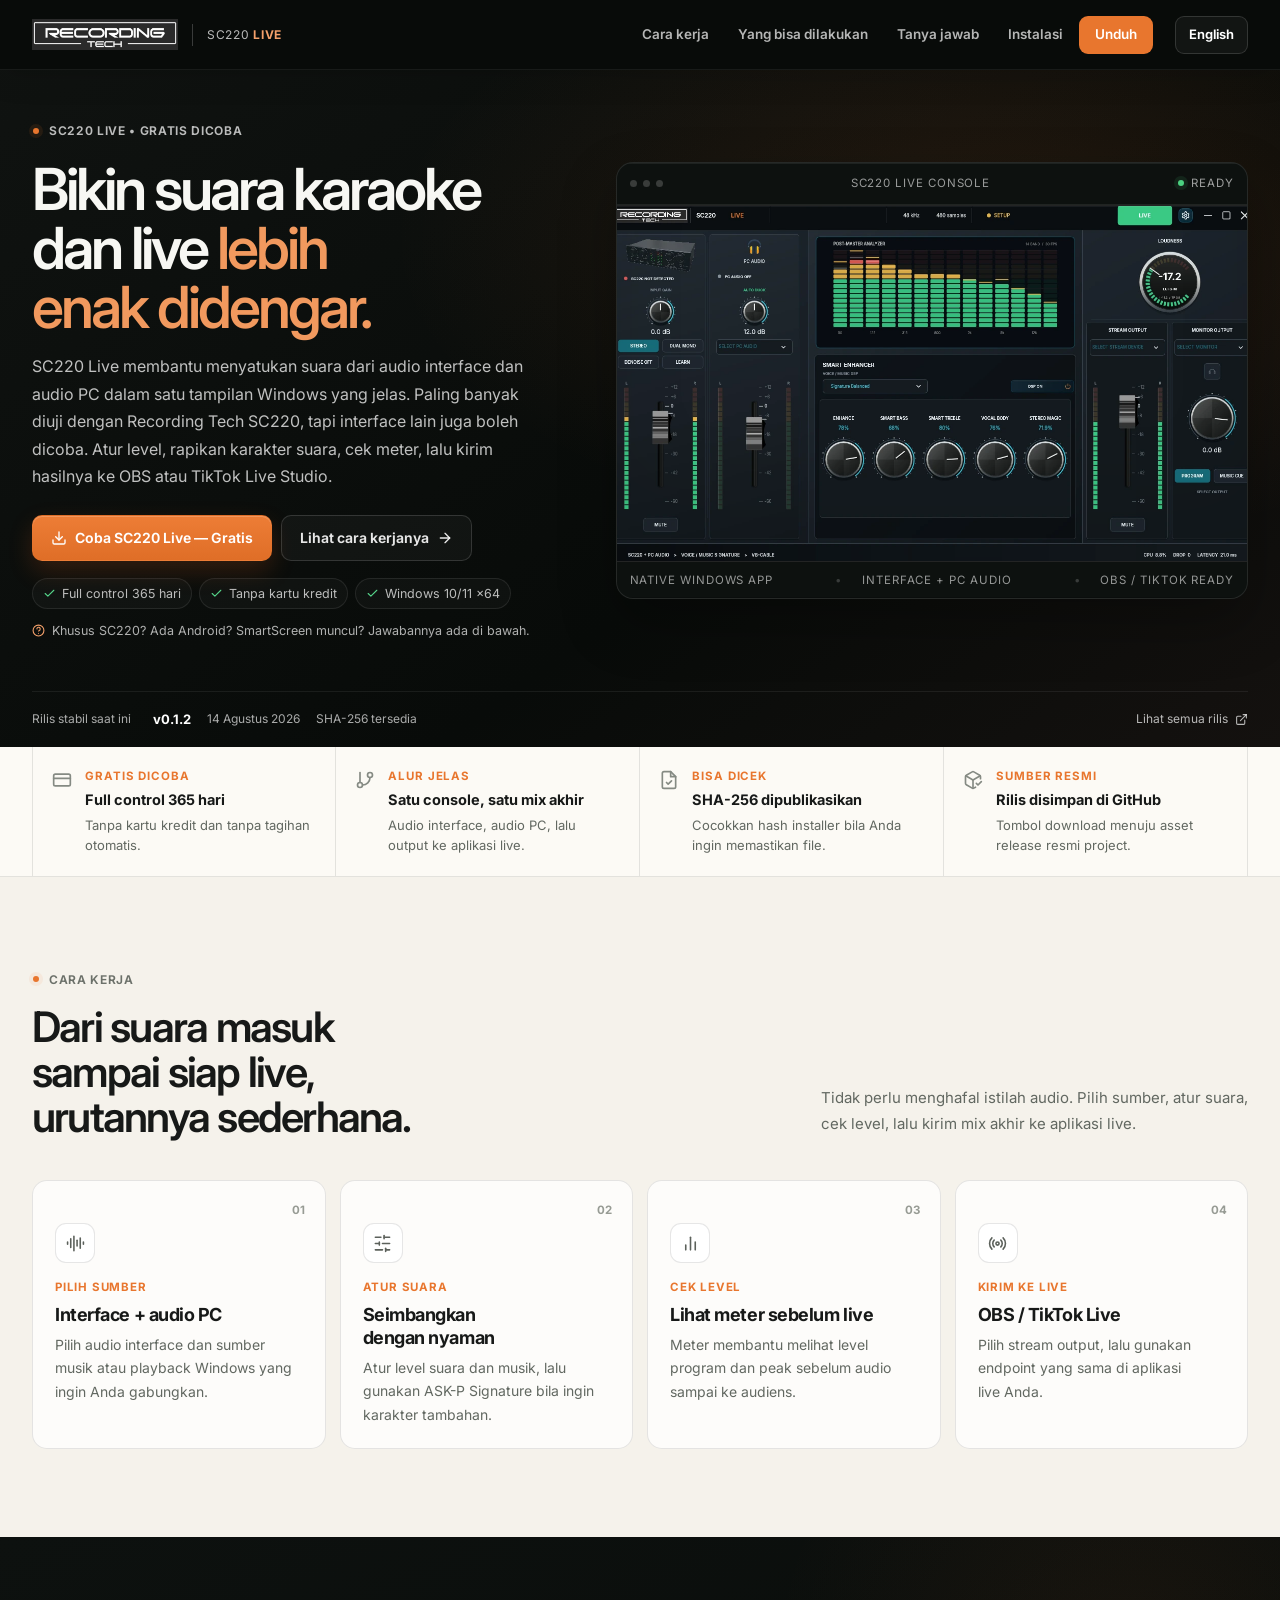
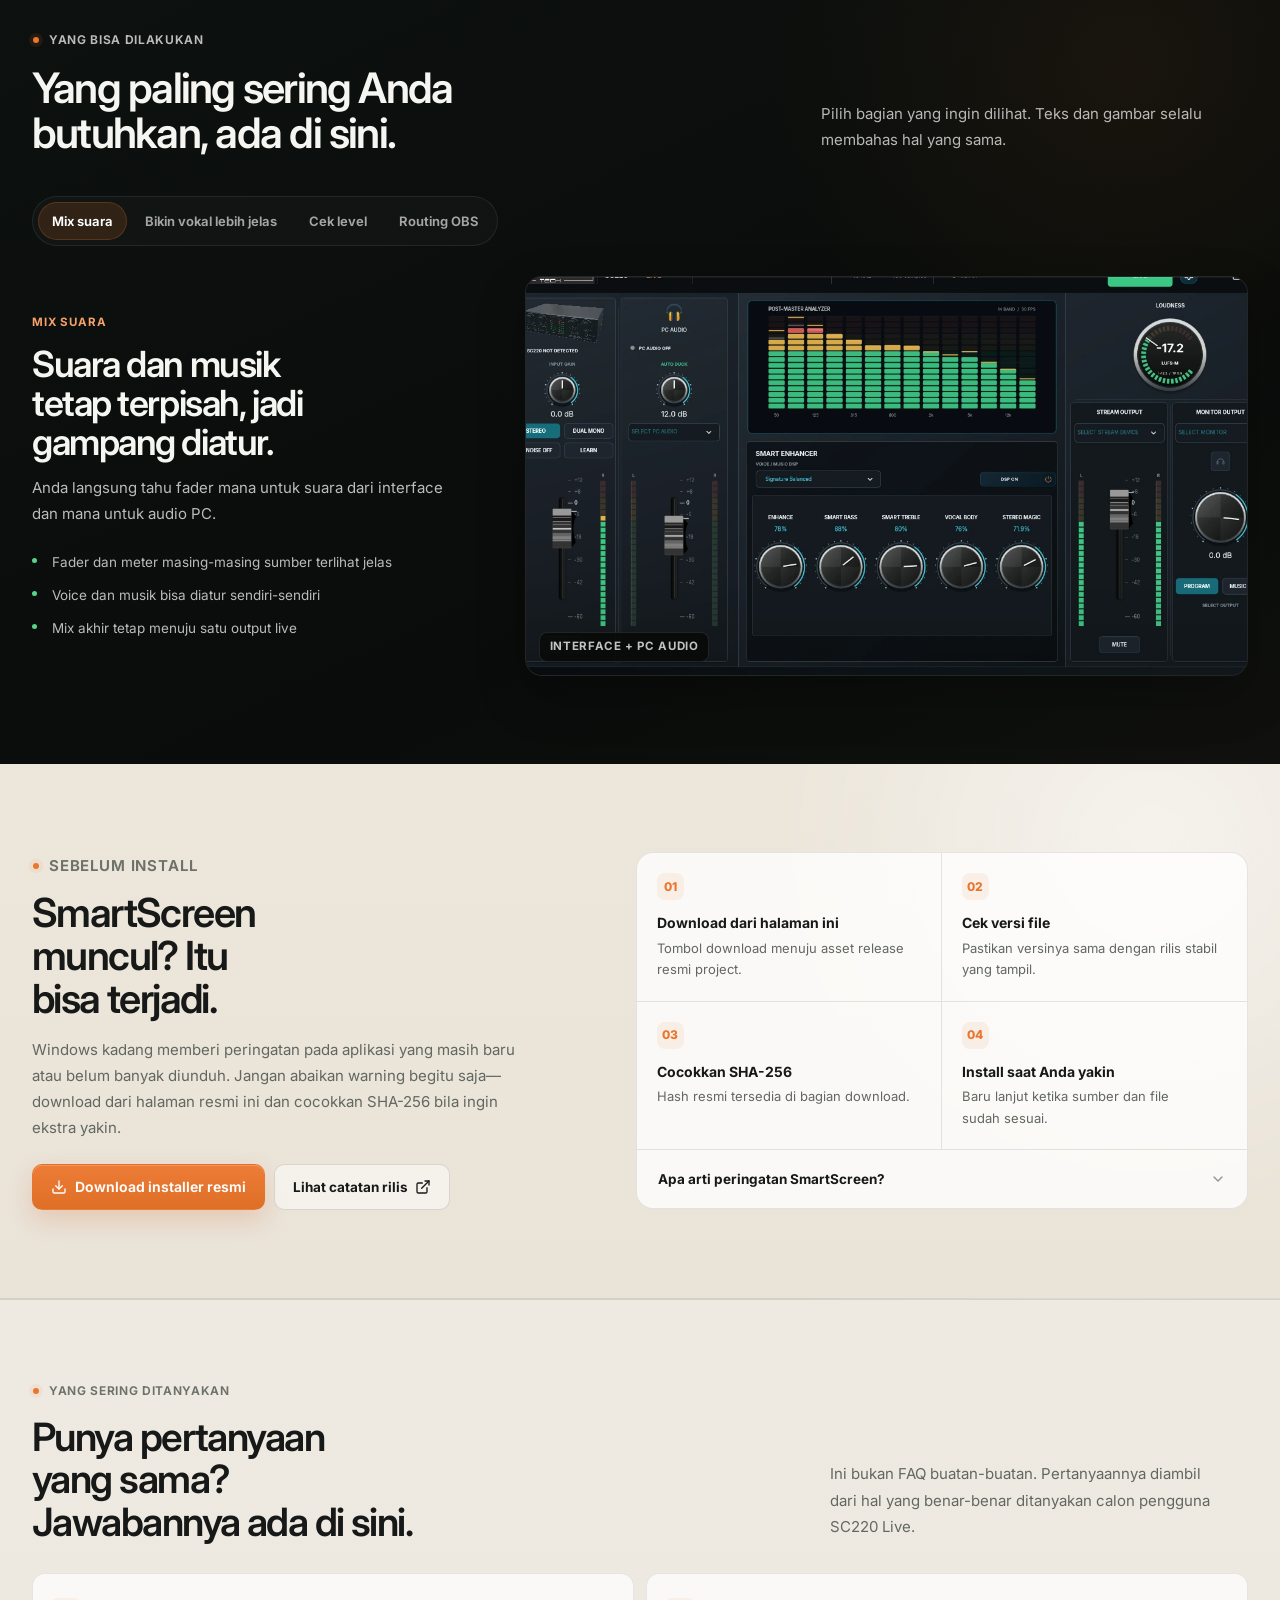
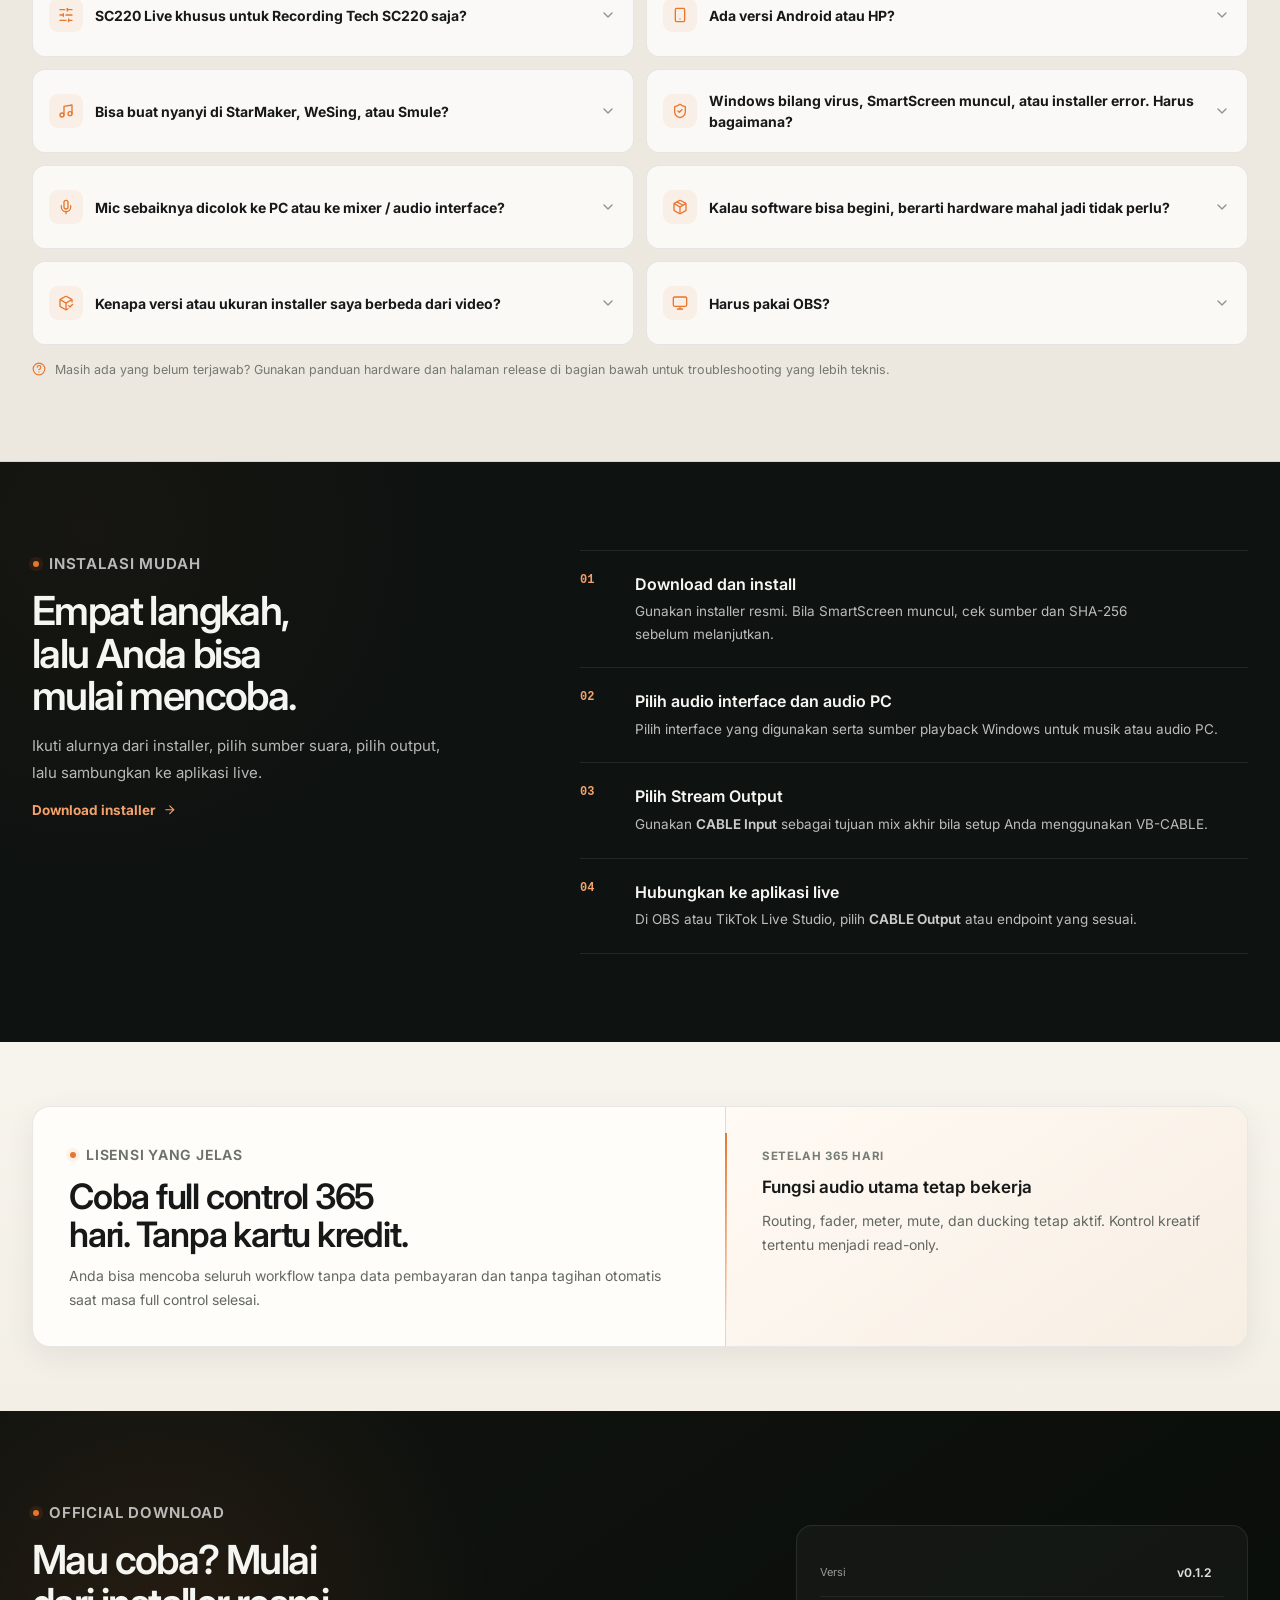
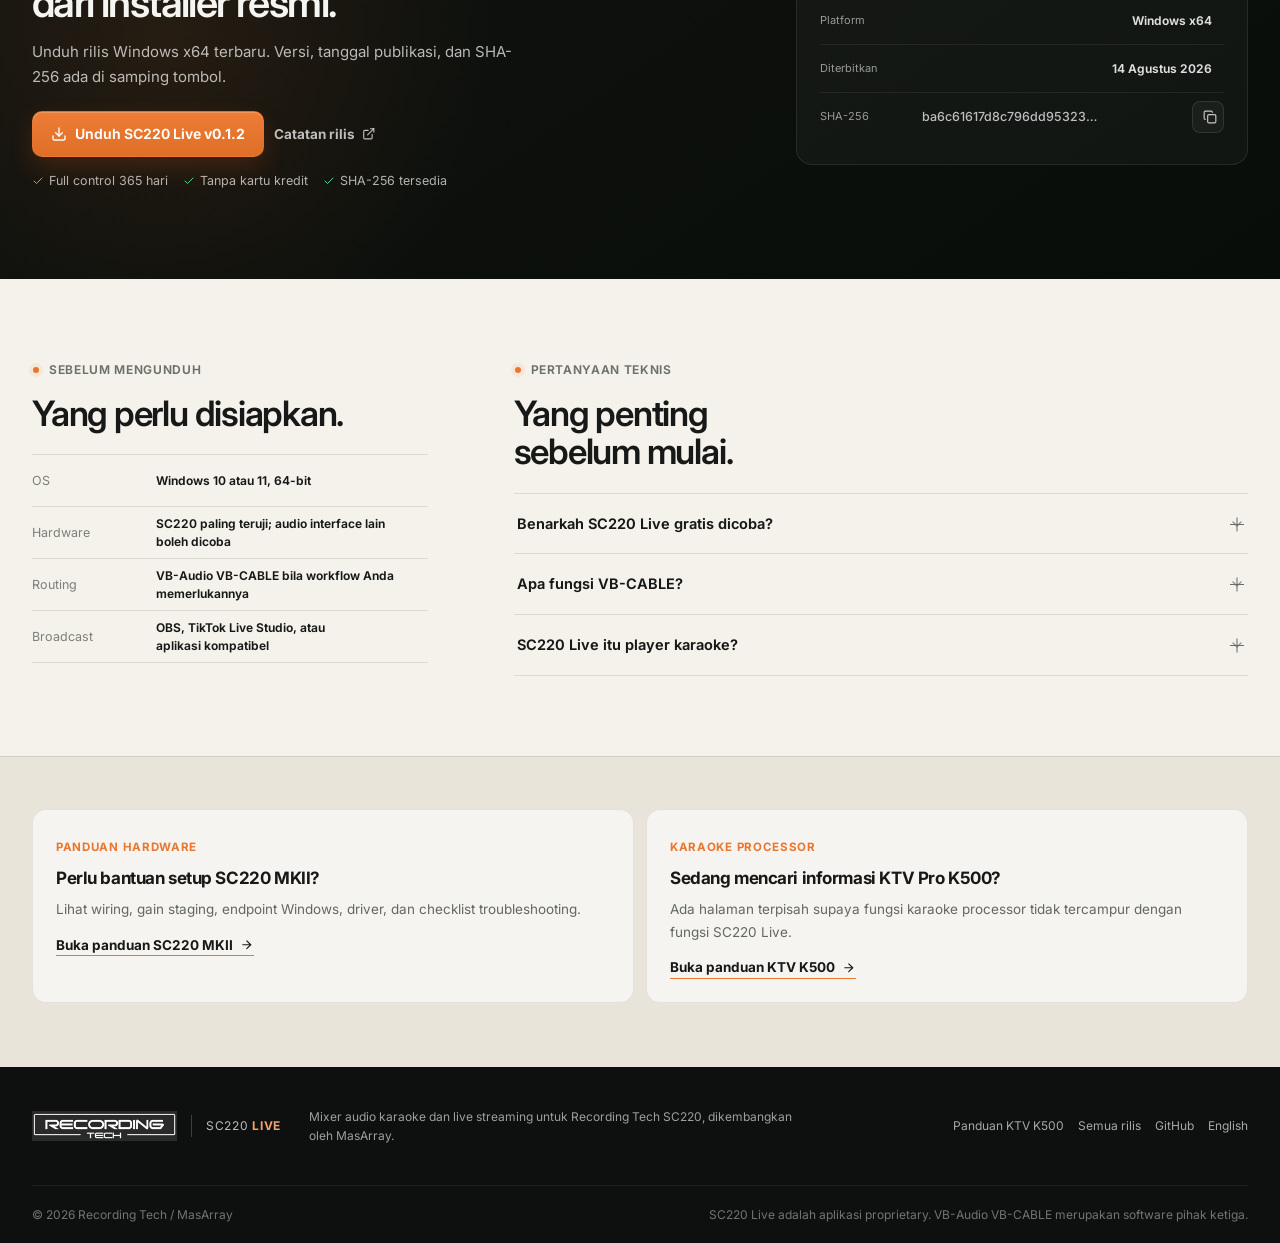
<file: index.html>
<!doctype html>
<html lang="id" data-release-source="latest.json">
<head>
  <meta charset="utf-8">
  <meta name="viewport" content="width=device-width,initial-scale=1">
  <meta name="color-scheme" content="dark light">
  <meta name="theme-color" content="#0d100f">
  <meta name="robots" content="index,follow,max-image-preview:large,max-snippet:-1,max-video-preview:-1">
  <title>SC220 Live – Mixer Audio Karaoke untuk Windows</title>
  <meta name="description" content="Coba SC220 Live gratis. Satukan audio interface dan audio PC, rapikan level, bentuk karakter suara, lalu kirim mix akhir ke OBS atau TikTok Live Studio.">
  <link rel="canonical" href="https://masarray.github.io/sc220-download/">
  <link rel="alternate" hreflang="id" href="https://masarray.github.io/sc220-download/">
  <link rel="alternate" hreflang="en" href="https://masarray.github.io/sc220-download/en/">
  <link rel="alternate" hreflang="x-default" href="https://masarray.github.io/sc220-download/">
  <link rel="sitemap" type="application/xml" href="https://masarray.github.io/sc220-download/sitemap.xml">
  <link rel="icon" href="favicon.svg" type="image/svg+xml">
  <link rel="manifest" href="site.webmanifest">
  <meta property="og:type" content="website"><meta property="og:site_name" content="SC220 Live"><meta property="og:url" content="https://masarray.github.io/sc220-download/"><meta property="og:title" content="SC220 Live – Mixer Audio Karaoke untuk Windows"><meta property="og:description" content="Audio interface + PC yang lebih rapi dan mudah dibawa ke OBS atau TikTok Live Studio."><meta property="og:image" content="https://masarray.github.io/sc220-download/og-sc220-id.png"><meta property="og:image:width" content="1200"><meta property="og:image:height" content="630"><meta property="og:locale" content="id_ID">
  <meta name="twitter:card" content="summary_large_image"><meta name="twitter:title" content="SC220 Live – Mixer Audio Karaoke untuk Windows"><meta name="twitter:description" content="Coba SC220 Live gratis untuk merapikan audio karaoke dan live di Windows."><meta name="twitter:image" content="https://masarray.github.io/sc220-download/og-sc220-id.png">
  <link rel="stylesheet" href="styles.css">
  <link rel="stylesheet" href="landing-fonts.css">
  <link rel="stylesheet" href="landing-v3.css">
  <link rel="stylesheet" href="landing-components.css">
  <script type="application/ld+json">{"@context":"https://schema.org","@graph":[{"@type":"WebSite","@id":"https://masarray.github.io/sc220-download/#website","url":"https://masarray.github.io/sc220-download/","name":"SC220 Live","alternateName":["SC220 Live Download","MasArray SC220 Live"],"inLanguage":["id-ID","en-US"],"publisher":{"@id":"https://masarray.github.io/sc220-download/#organization"}},{"@type":"Organization","@id":"https://masarray.github.io/sc220-download/#organization","name":"MasArray / Recording Tech","url":"https://masarray.github.io/sc220-download/","logo":{"@type":"ImageObject","url":"https://masarray.github.io/sc220-download/recording-tech-logo.png"}},{"@type":"SoftwareApplication","@id":"https://masarray.github.io/sc220-download/#software","name":"SC220 Live","url":"https://masarray.github.io/sc220-download/","downloadUrl":"https://github.com/masarray/sc220-download/releases/download/v0.1.2/SC220-Live-v0.1.2-Setup-win-x64.exe","image":"https://masarray.github.io/sc220-download/og-sc220-id.png","screenshot":"https://masarray.github.io/sc220-download/assets/screenshot/Screenshot.webp","applicationCategory":"MultimediaApplication","applicationSubCategory":"Audio mixer and live-streaming console","operatingSystem":"Windows 10, Windows 11","availableOnDevice":"Windows-compatible audio interfaces; optimized for Recording Tech SC220","inLanguage":"id-ID","softwareVersion":"0.1.2","datePublished":"2026-08-14","isAccessibleForFree":true,"offers":{"@type":"Offer","price":"0","priceCurrency":"IDR","availability":"https://schema.org/InStock","url":"https://sc220.pages.dev/download/"},"description":"Aplikasi Windows untuk menggabungkan input audio interface dan audio PC, memproses audio dengan ASK-P Signature, lalu mengirim hasil ke OBS atau TikTok Live Studio.","featureList":["Audio interface and PC audio mixing","ASK-P Signature DSP","Automatic PC audio ducking","Loudness and peak metering","VB-CABLE stream output"],"publisher":{"@id":"https://masarray.github.io/sc220-download/#organization"}}]}</script>
  <script type="application/ld+json">{"@context":"https://schema.org","@type":"FAQPage","mainEntity":[{"@type":"Question","name":"Apakah SC220 Live khusus untuk Recording Tech SC220?","acceptedAnswer":{"@type":"Answer","text":"Tidak dikunci ke SC220. SC220 adalah perangkat yang paling banyak diuji dan didokumentasikan, tetapi audio interface lain dapat dicoba selama tersedia sebagai endpoint audio Windows dan routing-nya sesuai."}},{"@type":"Question","name":"Apakah sudah ada versi Android?","acceptedAnswer":{"@type":"Answer","text":"Belum. Rilis resmi SC220 Live saat ini tersedia untuk Windows 10 dan Windows 11 x64."}},{"@type":"Question","name":"Bisa dipakai untuk StarMaker, WeSing, atau Smule?","acceptedAnswer":{"@type":"Answer","text":"SC220 Live berjalan di Windows. Untuk aplikasi karaoke di ponsel, audio perlu dirouting dari PC atau audio interface menuju ponsel dengan hardware dan matrix routing yang kompatibel."}},{"@type":"Question","name":"Kenapa Windows SmartScreen atau antivirus memberi peringatan?","acceptedAnswer":{"@type":"Answer","text":"Aplikasi baru atau yang belum banyak diunduh dapat memunculkan peringatan reputasi. Unduh hanya dari halaman resmi, cocokkan versi dan SHA-256, dan jangan mematikan antivirus hanya untuk memaksa instalasi."}},{"@type":"Question","name":"Mic sebaiknya dicolok ke PC atau audio interface?","acceptedAnswer":{"@type":"Answer","text":"Umumnya mic masuk ke input audio interface, mixer, atau processor yang digunakan, bukan ke jack mic analog PC. Setelah itu perangkat tersebut terhubung ke Windows dan dipilih sebagai sumber di SC220 Live."}},{"@type":"Question","name":"Apakah SC220 Live menggantikan hardware audio?","acceptedAnswer":{"@type":"Answer","text":"Tidak. SC220 Live membantu mixing, DSP, metering, dan routing di Windows. Mic, preamp, ADC/DAC, audio interface, mixer, atau processor tetap memiliki fungsi hardware masing-masing."}}]}</script>
</head>
<body class="landing-page">
<svg class="lucide-sprite" aria-hidden="true"><defs>
  <symbol id="icon-download" viewBox="0 0 24 24"><path d="M21 15v4a2 2 0 0 1-2 2H5a2 2 0 0 1-2-2v-4"/><polyline points="7 10 12 15 17 10"/><line x1="12" x2="12" y1="15" y2="3"/></symbol>
  <symbol id="icon-arrow-right" viewBox="0 0 24 24"><path d="M5 12h14"/><path d="m12 5 7 7-7 7"/></symbol>
  <symbol id="icon-check" viewBox="0 0 24 24"><path d="M20 6 9 17l-5-5"/></symbol>
  <symbol id="icon-check-circle" viewBox="0 0 24 24"><circle cx="12" cy="12" r="10"/><path d="m9 12 2 2 4-4"/></symbol>
  <symbol id="icon-audio-lines" viewBox="0 0 24 24"><path d="M2 10v3"/><path d="M6 6v11"/><path d="M10 3v18"/><path d="M14 8v7"/><path d="M18 5v13"/><path d="M22 10v3"/></symbol>
  <symbol id="icon-sliders-horizontal" viewBox="0 0 24 24"><line x1="21" x2="14" y1="4" y2="4"/><line x1="10" x2="3" y1="4" y2="4"/><line x1="21" x2="12" y1="12" y2="12"/><line x1="8" x2="3" y1="12" y2="12"/><line x1="21" x2="16" y1="20" y2="20"/><line x1="12" x2="3" y1="20" y2="20"/><line x1="14" x2="14" y1="2" y2="6"/><line x1="8" x2="8" y1="10" y2="14"/><line x1="16" x2="16" y1="18" y2="22"/></symbol>
  <symbol id="icon-chart" viewBox="0 0 24 24"><line x1="18" x2="18" y1="20" y2="10"/><line x1="12" x2="12" y1="20" y2="4"/><line x1="6" x2="6" y1="20" y2="14"/></symbol>
  <symbol id="icon-radio" viewBox="0 0 24 24"><path d="M4.9 19.1C1 15.2 1 8.8 4.9 4.9"/><path d="M7.8 16.2a6 6 0 0 1 0-8.5"/><circle cx="12" cy="12" r="2"/><path d="M16.2 7.8a6 6 0 0 1 0 8.5"/><path d="M19.1 4.9a10 10 0 0 1 0 14.2"/></symbol>
  <symbol id="icon-shield-check" viewBox="0 0 24 24"><path d="M20 13c0 5-3.5 7.5-7.66 8.95a1 1 0 0 1-.68-.01C7.5 20.5 4 18 4 13V6a1 1 0 0 1 1-1c2 0 4.5-1.2 6.24-2.72a1.17 1.17 0 0 1 1.52 0C14.51 3.81 17 5 19 5a1 1 0 0 1 1 1z"/><path d="m9 12 2 2 4-4"/></symbol>
  <symbol id="icon-monitor" viewBox="0 0 24 24"><rect width="20" height="14" x="2" y="3" rx="2"/><line x1="8" x2="16" y1="21" y2="21"/><line x1="12" x2="12" y1="17" y2="21"/></symbol>
  <symbol id="icon-smartphone" viewBox="0 0 24 24"><rect width="14" height="20" x="5" y="2" rx="2" ry="2"/><path d="M12 18h.01"/></symbol>
  <symbol id="icon-music" viewBox="0 0 24 24"><path d="M9 18V5l12-2v13"/><circle cx="6" cy="18" r="3"/><circle cx="18" cy="16" r="3"/></symbol>
  <symbol id="icon-mic" viewBox="0 0 24 24"><path d="M12 2a3 3 0 0 0-3 3v7a3 3 0 0 0 6 0V5a3 3 0 0 0-3-3Z"/><path d="M19 10v2a7 7 0 0 1-14 0v-2"/><line x1="12" x2="12" y1="19" y2="22"/></symbol>
  <symbol id="icon-boxes" viewBox="0 0 24 24"><path d="m7.5 4.27 9 5.15"/><path d="M21 8a2 2 0 0 0-1-1.73l-7-4a2 2 0 0 0-2 0l-7 4A2 2 0 0 0 3 8v8a2 2 0 0 0 1 1.73l7 4a2 2 0 0 0 2 0l7-4A2 2 0 0 0 21 16Z"/><path d="m3.3 7 8.7 5 8.7-5"/><path d="M12 22V12"/></symbol>
  <symbol id="icon-package-check" viewBox="0 0 24 24"><path d="m16 16 2 2 4-4"/><path d="M21 10.4V8a2 2 0 0 0-1-1.73l-7-4a2 2 0 0 0-2 0l-7 4A2 2 0 0 0 3 8v8a2 2 0 0 0 1 1.73l7 4a2 2 0 0 0 2 0l2-1.14"/><polyline points="3.29 7 12 12 20.71 7"/><line x1="12" x2="12" y1="22" y2="12"/></symbol>
  <symbol id="icon-file-check" viewBox="0 0 24 24"><path d="M14 2H6a2 2 0 0 0-2 2v16a2 2 0 0 0 2 2h12a2 2 0 0 0 2-2V8z"/><polyline points="14 2 14 8 20 8"/><path d="m9 15 2 2 4-4"/></symbol>
  <symbol id="icon-git-branch" viewBox="0 0 24 24"><line x1="6" x2="6" y1="3" y2="15"/><circle cx="18" cy="6" r="3"/><circle cx="6" cy="18" r="3"/><path d="M18 9a9 9 0 0 1-9 9"/></symbol>
  <symbol id="icon-credit-card" viewBox="0 0 24 24"><rect width="20" height="14" x="2" y="5" rx="2"/><line x1="2" x2="22" y1="10" y2="10"/></symbol>
  <symbol id="icon-circle-help" viewBox="0 0 24 24"><circle cx="12" cy="12" r="10"/><path d="M9.09 9a3 3 0 1 1 5.83 1c0 2-3 3-3 3"/><path d="M12 17h.01"/></symbol>
  <symbol id="icon-external-link" viewBox="0 0 24 24"><path d="M15 3h6v6"/><path d="M10 14 21 3"/><path d="M18 13v6a2 2 0 0 1-2 2H5a2 2 0 0 1-2-2V8a2 2 0 0 1 2-2h6"/></symbol>
  <symbol id="icon-copy" viewBox="0 0 24 24"><rect width="14" height="14" x="8" y="8" rx="2" ry="2"/><path d="M4 16c-1.1 0-2-.9-2-2V4c0-1.1.9-2 2-2h10c1.1 0 2 .9 2 2"/></symbol>
  <symbol id="icon-chevron-down" viewBox="0 0 24 24"><path d="m6 9 6 6 6-6"/></symbol>
</defs></svg>
<a class="skip-link" href="#content">Lewati ke isi utama</a>
<header class="site-header" data-header>
  <div class="nav-shell">
    <a class="brand" href="#top" aria-label="SC220 Live, kembali ke atas"><img src="recording-tech-logo.png" width="190" height="51" alt="Recording Tech"><span class="brand-divider" aria-hidden="true"></span><span class="brand-product">SC220 <b>LIVE</b></span></a>
    <nav class="desktop-nav" aria-label="Navigasi utama"><a href="#cara-kerja">Cara kerja</a><a href="#fitur">Yang bisa dilakukan</a><a href="#pertanyaan">Tanya jawab</a><a href="#instalasi">Instalasi</a><a href="#download">Unduh</a></nav>
    <a class="header-download" href="en/" lang="en" aria-label="Open English version">English</a>
  </div>
</header>

<main id="content">
<section class="hero" id="top">
  <div class="hero-shell">
    <div class="hero-copy">
      <p class="eyebrow" data-reveal>SC220 LIVE • GRATIS DICOBA</p>
      <h1 data-reveal style="--reveal-delay:70ms">Bikin suara karaoke dan live <em>lebih enak didengar.</em></h1>
      <p class="hero-lead" data-reveal style="--reveal-delay:140ms">SC220 Live membantu menyatukan suara dari audio interface dan audio PC dalam satu tampilan Windows yang jelas. Paling banyak diuji dengan Recording Tech SC220, tapi interface lain juga boleh dicoba. Atur level, rapikan karakter suara, cek meter, lalu kirim hasilnya ke OBS atau TikTok Live Studio.</p>
      <div class="hero-actions" data-reveal style="--reveal-delay:210ms">
        <a class="button button-primary" data-download-link href="https://github.com/masarray/sc220-download/releases/download/v0.1.2/SC220-Live-v0.1.2-Setup-win-x64.exe"><svg class="lucide" aria-hidden="true"><use href="#icon-download"/></svg><span>Coba SC220 Live — Gratis</span></a>
        <a class="button button-secondary" href="#cara-kerja"><span>Lihat cara kerjanya</span><svg class="lucide" aria-hidden="true"><use href="#icon-arrow-right"/></svg></a>
      </div>
      <div class="hero-trust" aria-label="Informasi utama" data-reveal style="--reveal-delay:280ms">
        <span><svg class="lucide" aria-hidden="true"><use href="#icon-check"/></svg> Full control 365 hari</span>
        <span><svg class="lucide" aria-hidden="true"><use href="#icon-check"/></svg> Tanpa kartu kredit</span>
        <span><svg class="lucide" aria-hidden="true"><use href="#icon-check"/></svg> Windows 10/11 x64</span>
      </div>
      <a class="hero-note" href="#pertanyaan" data-reveal style="--reveal-delay:330ms"><svg class="lucide" aria-hidden="true"><use href="#icon-circle-help"/></svg> Khusus SC220? Ada Android? SmartScreen muncul? Jawabannya ada di bawah.</a>
    </div>
    <div class="product-stage" data-reveal style="--reveal-delay:120ms">
      <div class="stage-topline"><div class="window-dots" aria-hidden="true"><i></i><i></i><i></i></div><span>SC220 Live Console</span><span class="live-status"><i></i> READY</span></div>
      <div class="product-shot"><img src="assets/screenshot/Screenshot.webp" alt="Tampilan SC220 Live dengan input audio interface, audio PC, DSP, meter, dan output streaming"></div>
      <div class="stage-caption"><span>Native Windows app</span><span>Interface + PC audio</span><span>OBS / TikTok ready</span></div>
    </div>
  </div>
  <div class="hero-bottom"><p>Rilis stabil saat ini</p><div class="release-inline"><strong data-version>v0.1.2</strong><span data-published>14 Agustus 2026</span><span>SHA-256 tersedia</span></div><a href="https://github.com/masarray/sc220-download/releases">Lihat semua rilis <svg class="lucide" aria-hidden="true"><use href="#icon-external-link"/></svg></a></div>
</section>

<section class="confidence-strip" aria-label="Kenapa mudah dicoba">
  <div class="confidence-grid">
    <article class="confidence-item" data-reveal><svg class="lucide confidence-icon" aria-hidden="true"><use href="#icon-credit-card"/></svg><small>GRATIS DICOBA</small><strong>Full control 365 hari</strong><span>Tanpa kartu kredit dan tanpa tagihan otomatis.</span></article>
    <article class="confidence-item" data-reveal style="--reveal-delay:70ms"><svg class="lucide confidence-icon" aria-hidden="true"><use href="#icon-git-branch"/></svg><small>ALUR JELAS</small><strong>Satu console, satu mix akhir</strong><span>Audio interface, audio PC, lalu output ke aplikasi live.</span></article>
    <article class="confidence-item" data-reveal style="--reveal-delay:140ms"><svg class="lucide confidence-icon" aria-hidden="true"><use href="#icon-file-check"/></svg><small>BISA DICEK</small><strong>SHA-256 dipublikasikan</strong><span>Cocokkan hash installer bila Anda ingin memastikan file.</span></article>
    <article class="confidence-item" data-reveal style="--reveal-delay:210ms"><svg class="lucide confidence-icon" aria-hidden="true"><use href="#icon-package-check"/></svg><small>SUMBER RESMI</small><strong>Rilis disimpan di GitHub</strong><span>Tombol download menuju asset release resmi project.</span></article>
  </div>
</section>

<section class="plain-section" id="cara-kerja">
  <div class="section-shell">
    <!-- BUILD_CONTEXT: <p>SC220 Live bukan pemutar lagu karaoke dan bukan software kontrol KTV K500. Aplikasi ini menangani tahap capture, mixing audio PC, DSP, metering, dan routing menuju aplikasi siaran.</p> -->
    <div class="section-heading"><div><p class="eyebrow dark" data-reveal>CARA KERJA</p><h2 data-reveal style="--reveal-delay:70ms">Dari suara masuk sampai siap live, urutannya sederhana.</h2></div><p data-reveal style="--reveal-delay:120ms">Tidak perlu menghafal istilah audio. Pilih sumber, atur suara, cek level, lalu kirim mix akhir ke aplikasi live.</p></div>
    <div class="flow-grid">
      <article class="flow-card" data-reveal><span class="flow-number">01</span><div class="flow-icon"><svg class="lucide" aria-hidden="true"><use href="#icon-audio-lines"/></svg></div><small>PILIH SUMBER</small><h3>Interface + audio PC</h3><p>Pilih audio interface dan sumber musik atau playback Windows yang ingin Anda gabungkan.</p></article>
      <article class="flow-card" data-reveal style="--reveal-delay:70ms"><span class="flow-number">02</span><div class="flow-icon"><svg class="lucide" aria-hidden="true"><use href="#icon-sliders-horizontal"/></svg></div><small>ATUR SUARA</small><h3>Seimbangkan dengan nyaman</h3><p>Atur level suara dan musik, lalu gunakan ASK-P Signature bila ingin karakter tambahan.</p></article>
      <article class="flow-card" data-reveal style="--reveal-delay:140ms"><span class="flow-number">03</span><div class="flow-icon"><svg class="lucide" aria-hidden="true"><use href="#icon-chart"/></svg></div><small>CEK LEVEL</small><h3>Lihat meter sebelum live</h3><p>Meter membantu melihat level program dan peak sebelum audio sampai ke audiens.</p></article>
      <article class="flow-card" data-reveal style="--reveal-delay:210ms"><span class="flow-number">04</span><div class="flow-icon"><svg class="lucide" aria-hidden="true"><use href="#icon-radio"/></svg></div><small>KIRIM KE LIVE</small><h3>OBS / TikTok Live</h3><p>Pilih stream output, lalu gunakan endpoint yang sama di aplikasi live Anda.</p></article>
    </div>
  </div>
</section>

<section class="dark-section" id="fitur">
  <div class="section-shell">
    <div class="section-heading"><div><p class="eyebrow" data-reveal>YANG BISA DILAKUKAN</p><h2 data-reveal style="--reveal-delay:70ms">Yang paling sering Anda butuhkan, ada di sini.</h2></div><p data-reveal style="--reveal-delay:120ms">Pilih bagian yang ingin dilihat. Teks dan gambar selalu membahas hal yang sama.</p></div>
    <div class="feature-tabs" role="tablist" aria-label="Fitur SC220 Live" data-reveal>
      <button class="feature-tab" type="button" role="tab" aria-selected="true" aria-controls="feature-mix" data-feature-tab>Mix suara</button>
      <button class="feature-tab" type="button" role="tab" aria-selected="false" aria-controls="feature-voice" tabindex="-1" data-feature-tab>Bikin vokal lebih jelas</button>
      <button class="feature-tab" type="button" role="tab" aria-selected="false" aria-controls="feature-meter" tabindex="-1" data-feature-tab>Cek level</button>
      <button class="feature-tab" type="button" role="tab" aria-selected="false" aria-controls="feature-routing" tabindex="-1" data-feature-tab>Routing OBS</button>
    </div>
    <article class="feature-panel is-active" id="feature-mix" data-feature-panel data-mode="mix"><div class="feature-copy" data-reveal><span class="micro-label">MIX SUARA</span><h3>Suara dan musik tetap terpisah, jadi gampang diatur.</h3><p>Anda langsung tahu fader mana untuk suara dari interface dan mana untuk audio PC.</p><ul class="feature-benefits"><li>Fader dan meter masing-masing sumber terlihat jelas</li><li>Voice dan musik bisa diatur sendiri-sendiri</li><li>Mix akhir tetap menuju satu output live</li></ul></div><div class="feature-visual" data-reveal style="--reveal-delay:80ms"><img src="assets/screenshot/Screenshot.webp" loading="lazy" decoding="async" alt="Area mixer audio interface dan audio PC di SC220 Live"><span class="feature-visual-label">INTERFACE + PC AUDIO</span></div></article>
    <article class="feature-panel" id="feature-voice" data-feature-panel data-mode="voice" hidden><div class="feature-copy"><span class="micro-label">VOKAL & KARAKTER</span><h3>Butuh sedikit lebih hangat, terang, atau lebar? Putar kontrol utamanya.</h3><p>ASK-P Signature merangkum kontrol kreatif ke beberapa macro yang mudah dikenali.</p><ul class="feature-benefits"><li>Enhance, Smart Bass, Smart Treble, Vocal Body, Stereo Magic</li><li>Cocok untuk penyesuaian cepat saat karaoke atau live</li><li>Mudah kembali ke titik awal yang masuk akal</li></ul></div><div class="feature-visual"><img src="assets/screenshot/Screenshot.webp" loading="lazy" decoding="async" alt="Kontrol ASK-P Signature pada SC220 Live"><span class="feature-visual-label">ASK-P SIGNATURE</span></div></article>
    <article class="feature-panel" id="feature-meter" data-feature-panel data-mode="meter" hidden><div class="feature-copy"><span class="micro-label">LEVEL & PEAK</span><h3>Sebelum live, lihat dulu apakah levelnya sehat.</h3><p>Loudness dan peak meter memberi gambaran visual cepat sebelum audio sampai ke audiens.</p><ul class="feature-benefits"><li>Peak stereo mudah terlihat</li><li>Level program lebih mudah dipantau</li><li>Cek dulu, baru tekan GO LIVE</li></ul></div><div class="feature-visual"><img src="assets/screenshot/Screenshot.webp" loading="lazy" decoding="async" alt="Loudness dan peak meter pada SC220 Live"><span class="feature-visual-label">LOUDNESS + PEAK</span></div></article>
    <article class="feature-panel" id="feature-routing" data-feature-panel data-mode="routing" hidden><div class="feature-copy"><span class="micro-label">ROUTING WINDOWS</span><h3>Nama device mudah dikenali saat masuk ke OBS atau TikTok.</h3><p>SC220 Live menampilkan endpoint Windows supaya source dan output lebih mudah dicocokkan.</p><ul class="feature-benefits"><li>Nama endpoint Windows terlihat apa adanya</li><li>Lebih mudah mencocokkan source dan stream output</li><li>Cocok untuk workflow VB-CABLE</li></ul></div><div class="feature-visual"><img src="assets/screenshot/Screenshot.webp" loading="lazy" decoding="async" alt="Routing output Windows pada SC220 Live"><span class="feature-visual-label">WINDOWS ENDPOINTS</span></div></article>
  </div>
</section>

<section class="trust-section" id="aman-dicoba">
  <div class="section-shell trust-layout">
    <div class="trust-copy"><p class="eyebrow dark" data-reveal>SEBELUM INSTALL</p><h2 data-reveal style="--reveal-delay:70ms">SmartScreen muncul? Itu bisa terjadi.</h2><p data-reveal style="--reveal-delay:130ms">Windows kadang memberi peringatan pada aplikasi yang masih baru atau belum banyak diunduh. Jangan abaikan warning begitu saja—download dari halaman resmi ini dan cocokkan SHA-256 bila ingin ekstra yakin.</p><div class="trust-actions" data-reveal style="--reveal-delay:190ms"><a class="button button-primary" data-download-link href="https://github.com/masarray/sc220-download/releases/download/v0.1.2/SC220-Live-v0.1.2-Setup-win-x64.exe"><svg class="lucide" aria-hidden="true"><use href="#icon-download"/></svg><span>Download installer resmi</span></a><a class="button button-secondary release-link" data-release-link href="https://github.com/masarray/sc220-download/releases/tag/v0.1.2"><span>Lihat catatan rilis</span><svg class="lucide" aria-hidden="true"><use href="#icon-external-link"/></svg></a></div></div>
    <div class="trust-panel" data-reveal style="--reveal-delay:90ms"><div class="trust-steps"><article class="trust-step"><span>01</span><strong>Download dari halaman ini</strong><p>Tombol download menuju asset release resmi project.</p></article><article class="trust-step"><span>02</span><strong>Cek versi file</strong><p>Pastikan versinya sama dengan rilis stabil yang tampil.</p></article><article class="trust-step"><span>03</span><strong>Cocokkan SHA-256</strong><p>Hash resmi tersedia di bagian download.</p></article><article class="trust-step"><span>04</span><strong>Install saat Anda yakin</strong><p>Baru lanjut ketika sumber dan file sudah sesuai.</p></article></div><details class="smartscreen-box"><summary><span>Apa arti peringatan SmartScreen?</span><svg class="lucide details-chevron" aria-hidden="true"><use href="#icon-chevron-down"/></svg></summary><p>SmartScreen memakai reputasi aplikasi dan publisher sebagai salah satu sinyal. Warning bukan bukti bahwa file pasti berbahaya ataupun pasti aman. Karena itu sumber resmi dan verifikasi file tetap penting.</p></details></div>
  </div>
</section>

<section class="user-questions-section" id="pertanyaan">
  <div class="section-shell">
    <div class="questions-heading"><div><p class="eyebrow dark" data-reveal>YANG SERING DITANYAKAN</p><h2 data-reveal style="--reveal-delay:70ms">Punya pertanyaan yang sama? Jawabannya ada di sini.</h2></div><p data-reveal style="--reveal-delay:120ms">Ini bukan FAQ buatan-buatan. Pertanyaannya diambil dari hal yang benar-benar ditanyakan calon pengguna SC220 Live.</p></div>
    <div class="question-grid">
      <details class="question-card" data-reveal><summary><span class="question-icon"><svg class="lucide" aria-hidden="true"><use href="#icon-sliders-horizontal"/></svg></span><strong>SC220 Live khusus untuk Recording Tech SC220 saja?</strong><svg class="lucide details-chevron" aria-hidden="true"><use href="#icon-chevron-down"/></svg></summary><p class="question-answer"><strong>Tidak dikunci ke SC220.</strong> SC220 adalah perangkat yang paling banyak diuji dan didokumentasikan, tetapi audio interface lain juga boleh dicoba selama muncul sebagai endpoint audio Windows dan routing-nya sesuai. Jadi kalau interface Anda bukan SC220, silakan coba dulu.</p></details>
      <details class="question-card" data-reveal style="--reveal-delay:60ms"><summary><span class="question-icon"><svg class="lucide" aria-hidden="true"><use href="#icon-smartphone"/></svg></span><strong>Ada versi Android atau HP?</strong><svg class="lucide details-chevron" aria-hidden="true"><use href="#icon-chevron-down"/></svg></summary><p class="question-answer"><strong>Belum.</strong> Rilis resmi SC220 Live saat ini untuk Windows 10/11 x64. Kalau Anda menemukan APK yang mengatasnamakan SC220 Live, jangan anggap itu rilis resmi dari halaman ini.</p></details>
      <details class="question-card" data-reveal style="--reveal-delay:120ms"><summary><span class="question-icon"><svg class="lucide" aria-hidden="true"><use href="#icon-music"/></svg></span><strong>Bisa buat nyanyi di StarMaker, WeSing, atau Smule?</strong><svg class="lucide details-chevron" aria-hidden="true"><use href="#icon-chevron-down"/></svg></summary><p class="question-answer">SC220 Live sendiri berjalan di Windows, jadi aplikasi karaoke di HP tidak terhubung langsung begitu saja. Audio perlu dirouting dari PC atau audio interface ke ponsel. <strong>Contohnya Maono PS22 bisa dipakai bila virtual matrix-nya disetting dengan benar.</strong> Hasil akhirnya tetap tergantung kemampuan routing hardware yang Anda gunakan.</p></details>
      <details class="question-card" data-reveal style="--reveal-delay:180ms"><summary><span class="question-icon"><svg class="lucide" aria-hidden="true"><use href="#icon-shield-check"/></svg></span><strong>Windows bilang virus, SmartScreen muncul, atau installer error. Harus bagaimana?</strong><svg class="lucide details-chevron" aria-hidden="true"><use href="#icon-chevron-down"/></svg></summary><p class="question-answer">Mulai dari tombol download resmi di halaman ini, lalu cocokkan versi dan SHA-256. <strong>Jangan mematikan antivirus hanya untuk memaksa instalasi.</strong> Kalau hash berbeda, hapus file dan download ulang. Kalau hash sama tetapi instalasi masih gagal, simpan screenshot pesan error agar masalahnya bisa ditelusuri.</p></details>
      <details class="question-card" data-reveal style="--reveal-delay:240ms"><summary><span class="question-icon"><svg class="lucide" aria-hidden="true"><use href="#icon-mic"/></svg></span><strong>Mic sebaiknya dicolok ke PC atau ke mixer / audio interface?</strong><svg class="lucide details-chevron" aria-hidden="true"><use href="#icon-chevron-down"/></svg></summary><p class="question-answer">Umumnya mic masuk ke <strong>input audio interface, mixer, atau karaoke processor</strong> yang Anda pakai, bukan ke jack mic analog PC. Perangkat itu lalu terhubung ke Windows dan dipilih sebagai source. Kalau suara terasa kurang bagus, cek gain staging, jenis input, level hardware, dan routing sebelum menyalahkan DSP.</p></details>
      <details class="question-card" data-reveal style="--reveal-delay:300ms"><summary><span class="question-icon"><svg class="lucide" aria-hidden="true"><use href="#icon-boxes"/></svg></span><strong>Kalau software bisa begini, berarti hardware mahal jadi tidak perlu?</strong><svg class="lucide details-chevron" aria-hidden="true"><use href="#icon-chevron-down"/></svg></summary><p class="question-answer"><strong>Tidak.</strong> SC220 Live tidak menggantikan mic, preamp, ADC/DAC, audio interface, mixer, atau karaoke processor. Software ini membantu bagian mixing, DSP, metering, dan routing di Windows. Hardware yang bagus tetap punya peran pada kualitas input dan output.</p></details>
      <details class="question-card" data-reveal style="--reveal-delay:360ms"><summary><span class="question-icon"><svg class="lucide" aria-hidden="true"><use href="#icon-package-check"/></svg></span><strong>Kenapa versi atau ukuran installer saya berbeda dari video?</strong><svg class="lucide details-chevron" aria-hidden="true"><use href="#icon-chevron-down"/></svg></summary><p class="question-answer">Karena SC220 Live terus diperbarui. Gunakan <strong>versi stabil yang tampil di halaman ini</strong>, bukan angka versi dari video lama. Nomor versi, tanggal rilis, dan SHA-256 di bagian download selalu mengikuti rilis stabil terbaru.</p></details>
      <details class="question-card" data-reveal style="--reveal-delay:420ms"><summary><span class="question-icon"><svg class="lucide" aria-hidden="true"><use href="#icon-monitor"/></svg></span><strong>Harus pakai OBS?</strong><svg class="lucide details-chevron" aria-hidden="true"><use href="#icon-chevron-down"/></svg></summary><p class="question-answer">Tidak. OBS hanya salah satu contoh. Aplikasi Windows lain yang bisa menerima endpoint audio yang Anda pilih juga dapat digunakan, termasuk workflow TikTok Live Studio.</p></details>
    </div>
    <p class="questions-footnote" data-reveal><svg class="lucide" aria-hidden="true"><use href="#icon-circle-help"/></svg><span>Masih ada yang belum terjawab? Gunakan panduan hardware dan halaman release di bagian bawah untuk troubleshooting yang lebih teknis.</span></p>
  </div>
</section>

<section class="setup-section" id="instalasi">
  <div class="section-shell setup-layout">
    <div class="setup-copy"><p class="eyebrow" data-reveal>INSTALASI MUDAH</p><h2 data-reveal style="--reveal-delay:70ms">Empat langkah, lalu Anda bisa mulai mencoba.</h2><p data-reveal style="--reveal-delay:130ms">Ikuti alurnya dari installer, pilih sumber suara, pilih output, lalu sambungkan ke aplikasi live.</p><a class="text-link" data-download-link href="https://github.com/masarray/sc220-download/releases/download/v0.1.2/SC220-Live-v0.1.2-Setup-win-x64.exe">Download installer <svg class="lucide" aria-hidden="true"><use href="#icon-arrow-right"/></svg></a></div>
    <ol class="setup-steps"><li data-reveal><span>01</span><div><h3>Download dan install</h3><p>Gunakan installer resmi. Bila SmartScreen muncul, cek sumber dan SHA-256 sebelum melanjutkan.</p></div></li><li data-reveal style="--reveal-delay:70ms"><span>02</span><div><h3>Pilih audio interface dan audio PC</h3><p>Pilih interface yang digunakan serta sumber playback Windows untuk musik atau audio PC.</p></div></li><li data-reveal style="--reveal-delay:140ms"><span>03</span><div><h3>Pilih Stream Output</h3><p>Gunakan <b>CABLE Input</b> sebagai tujuan mix akhir bila setup Anda menggunakan VB-CABLE.</p></div></li><li data-reveal style="--reveal-delay:210ms"><span>04</span><div><h3>Hubungkan ke aplikasi live</h3><p>Di OBS atau TikTok Live Studio, pilih <b>CABLE Output</b> atau endpoint yang sesuai.</p></div></li></ol>
  </div>
</section>

<section class="licence-section"><div class="licence-card" data-reveal><div class="licence-main"><p class="eyebrow dark">LISENSI YANG JELAS</p><h2>Coba full control 365 hari. Tanpa kartu kredit.</h2><p>Anda bisa mencoba seluruh workflow tanpa data pembayaran dan tanpa tagihan otomatis saat masa full control selesai.</p></div><div class="licence-after"><small>SETELAH 365 HARI</small><h3>Fungsi audio utama tetap bekerja</h3><p>Routing, fader, meter, mute, dan ducking tetap aktif. Kontrol kreatif tertentu menjadi read-only.</p></div></div></section>

<section class="download-section" id="download">
  <div class="download-shell">
    <div class="download-copy"><p class="eyebrow" data-reveal>OFFICIAL DOWNLOAD</p><h2 data-reveal style="--reveal-delay:70ms">Mau coba? Mulai dari installer resmi.</h2><p data-reveal style="--reveal-delay:130ms">Unduh rilis Windows x64 terbaru. Versi, tanggal publikasi, dan SHA-256 ada di samping tombol.</p><div class="download-actions" data-reveal style="--reveal-delay:190ms"><a class="button button-primary" data-download-link href="https://github.com/masarray/sc220-download/releases/download/v0.1.2/SC220-Live-v0.1.2-Setup-win-x64.exe"><svg class="lucide" aria-hidden="true"><use href="#icon-download"/></svg><span>Unduh SC220 Live <b data-version>v0.1.2</b></span></a><a class="release-link" data-release-link href="https://github.com/masarray/sc220-download/releases/tag/v0.1.2">Catatan rilis <svg class="lucide" aria-hidden="true"><use href="#icon-external-link"/></svg></a></div><div class="download-reassurance"><span><svg class="lucide" aria-hidden="true"><use href="#icon-check"/></svg>Full control 365 hari</span><span><svg class="lucide" aria-hidden="true"><use href="#icon-check"/></svg>Tanpa kartu kredit</span><span><svg class="lucide" aria-hidden="true"><use href="#icon-check"/></svg>SHA-256 tersedia</span></div></div>
    <div class="release-card" data-reveal style="--reveal-delay:90ms"><div class="release-row"><span>Versi</span><strong data-version>v0.1.2</strong></div><div class="release-row"><span>Platform</span><strong>Windows x64</strong></div><div class="release-row"><span>Diterbitkan</span><strong data-published>14 Agustus 2026</strong></div><div class="release-row release-hash"><span>SHA-256</span><code data-sha>ba6c61617d8c796dd953234e50f6d2e179c5efbe5e281892da7e7ba977e55693</code><button type="button" class="copy-button" data-copy-sha aria-label="Salin checksum SHA-256"><svg class="lucide" aria-hidden="true"><use href="#icon-copy"/></svg><span>Salin</span></button></div></div>
  </div>
</section>

<section class="requirements-faq">
  <div class="requirements"><p class="eyebrow dark" data-reveal>SEBELUM MENGUNDUH</p><h2 data-reveal style="--reveal-delay:60ms">Yang perlu disiapkan.</h2><ul data-reveal style="--reveal-delay:110ms"><li><span>OS</span><strong>Windows 10 atau 11, 64-bit</strong></li><li class="hardware-flexible"><span>Hardware</span><strong>SC220 paling teruji; audio interface lain boleh dicoba</strong></li><li><span>Routing</span><strong>VB-Audio VB-CABLE bila workflow Anda memerlukannya</strong></li><li><span>Broadcast</span><strong>OBS, TikTok Live Studio, atau aplikasi kompatibel</strong></li></ul></div>
  <div class="faq"><p class="eyebrow dark" data-reveal>PERTANYAAN TEKNIS</p><h2 data-reveal style="--reveal-delay:60ms">Yang penting sebelum mulai.</h2>
    <details data-reveal style="--reveal-delay:100ms"><summary><span>Benarkah SC220 Live gratis dicoba?</span><svg class="lucide details-chevron" aria-hidden="true"><use href="#icon-chevron-down"/></svg></summary><p>Ya. Full control tersedia selama 365 hari tanpa kartu kredit dan tanpa tagihan otomatis. Setelah itu fungsi audio utama tetap tersedia, sementara kontrol kreatif tertentu menjadi read-only.</p></details>
    <details data-reveal style="--reveal-delay:130ms"><summary><span>Apa fungsi VB-CABLE?</span><svg class="lucide details-chevron" aria-hidden="true"><use href="#icon-chevron-down"/></svg></summary><p>VB-CABLE dapat membawa hasil mix dari SC220 Live menuju aplikasi lain sebagai endpoint audio virtual. Tidak semua workflow harus identik, jadi sesuaikan dengan routing perangkat Anda.</p></details>
    <details data-reveal style="--reveal-delay:160ms"><summary><span>SC220 Live itu player karaoke?</span><svg class="lucide details-chevron" aria-hidden="true"><use href="#icon-chevron-down"/></svg></summary><p>Bukan. SC220 Live adalah mixer, DSP, metering, dan routing audio di Windows. Aplikasi ini tidak mengelola katalog lagu atau menampilkan lirik.</p></details>
  </div>
</section>

<section class="resource-section"><div class="section-shell resource-grid"><article class="resource-card" data-reveal><small>PANDUAN HARDWARE</small><h3>Perlu bantuan setup SC220 MKII?</h3><p>Lihat wiring, gain staging, endpoint Windows, driver, dan checklist troubleshooting.</p><a href="sc220-mkii-audio-interface/">Buka panduan SC220 MKII <svg class="lucide" aria-hidden="true"><use href="#icon-arrow-right"/></svg></a></article><article class="resource-card" data-reveal style="--reveal-delay:70ms"><small>KARAOKE PROCESSOR</small><h3>Sedang mencari informasi KTV Pro K500?</h3><p>Ada halaman terpisah supaya fungsi karaoke processor tidak tercampur dengan fungsi SC220 Live.</p><a href="ktv-k500-karaoke-processor/">Buka panduan KTV K500 <svg class="lucide" aria-hidden="true"><use href="#icon-arrow-right"/></svg></a></article></div></section>
</main>

<footer class="site-footer">
  <div class="footer-top"><a class="brand footer-brand" href="#top"><img src="recording-tech-logo.png" width="190" height="51" alt="Recording Tech"><span class="brand-divider"></span><span class="brand-product">SC220 <b>LIVE</b></span></a><p>Mixer audio karaoke dan live streaming untuk Recording Tech SC220, dikembangkan oleh MasArray.</p><div class="footer-links"><a href="ktv-k500-karaoke-processor/">Panduan KTV K500</a><a href="https://github.com/masarray/sc220-download/releases">Semua rilis</a><a href="https://github.com/masarray/sc220-download">GitHub</a><a href="en/" lang="en">English</a></div></div>
  <div class="footer-bottom"><span>© <span data-year>2026</span> Recording Tech / MasArray</span><span>SC220 Live adalah aplikasi proprietary. VB-Audio VB-CABLE merupakan software pihak ketiga.</span></div>
</footer>
<div class="toast" data-toast role="status" aria-live="polite">Checksum disalin</div>
<script src="app.js" defer></script>
</body>
</html>
</file>
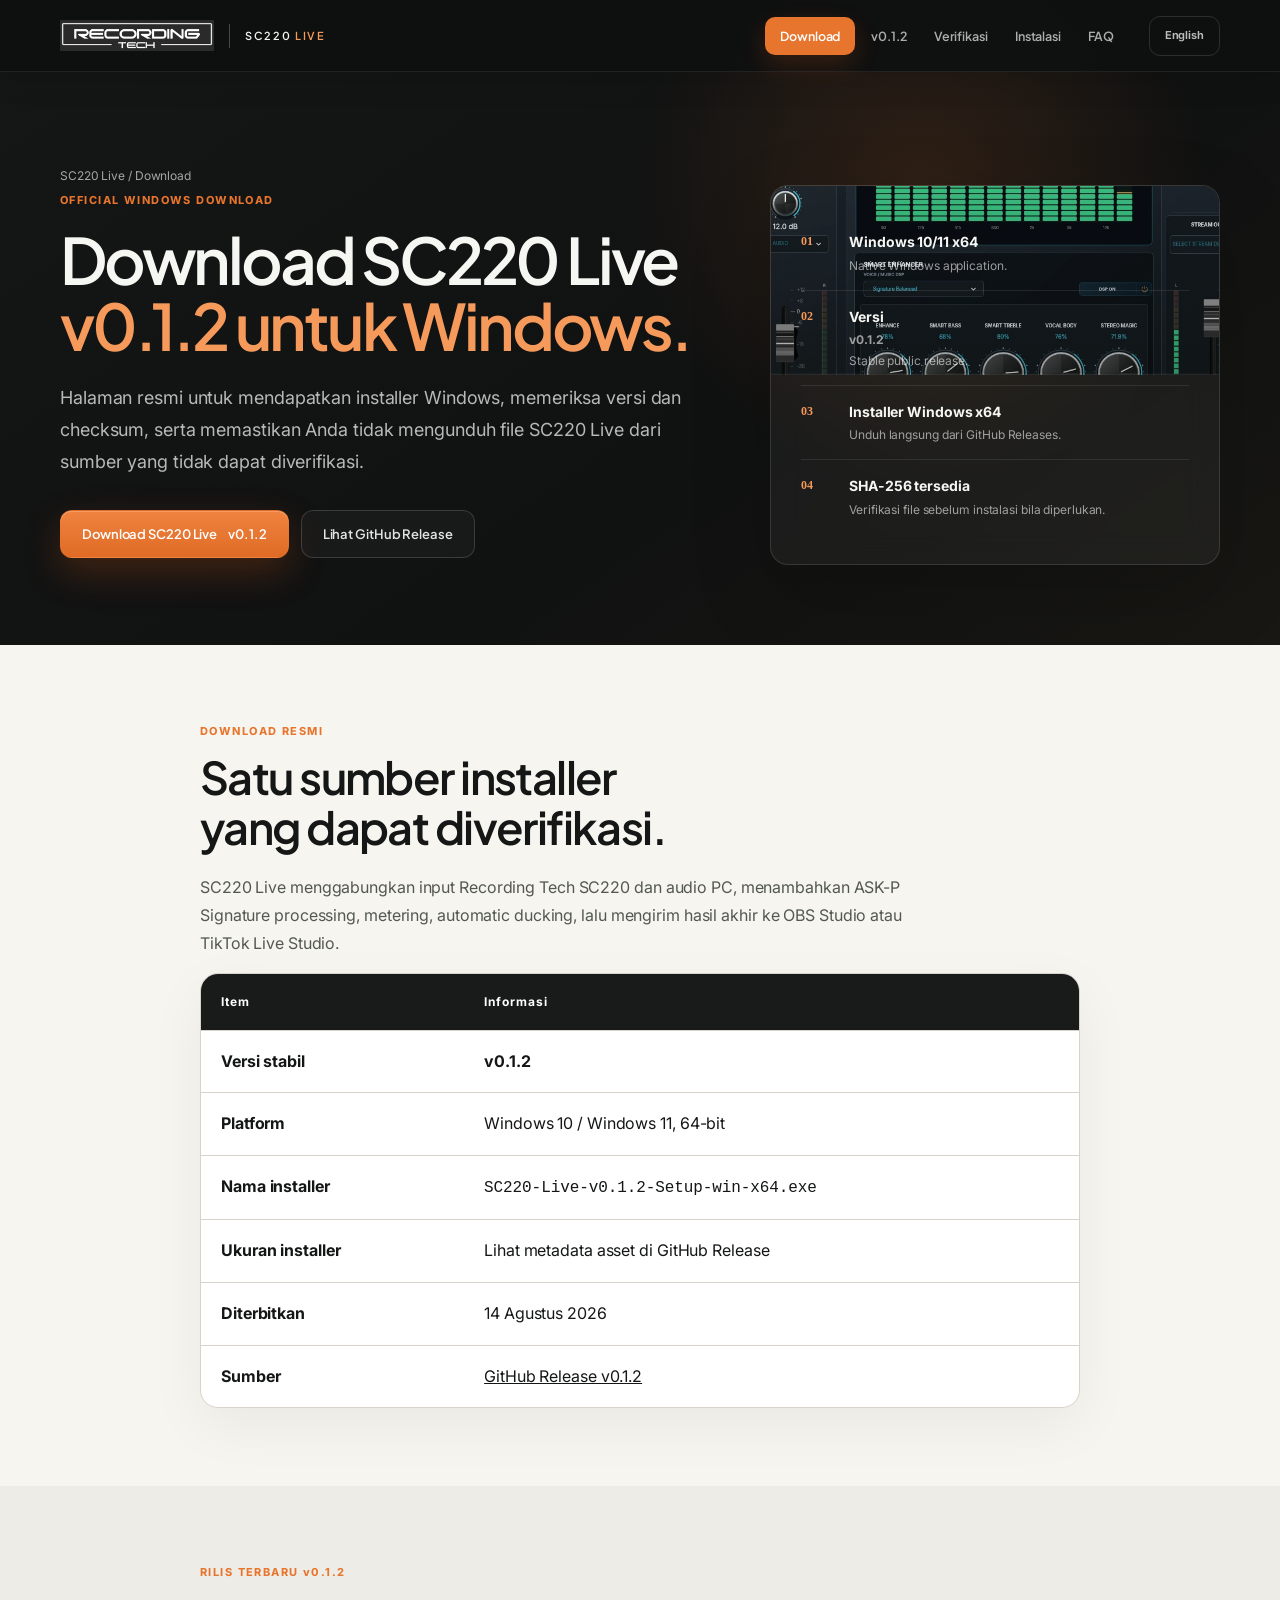
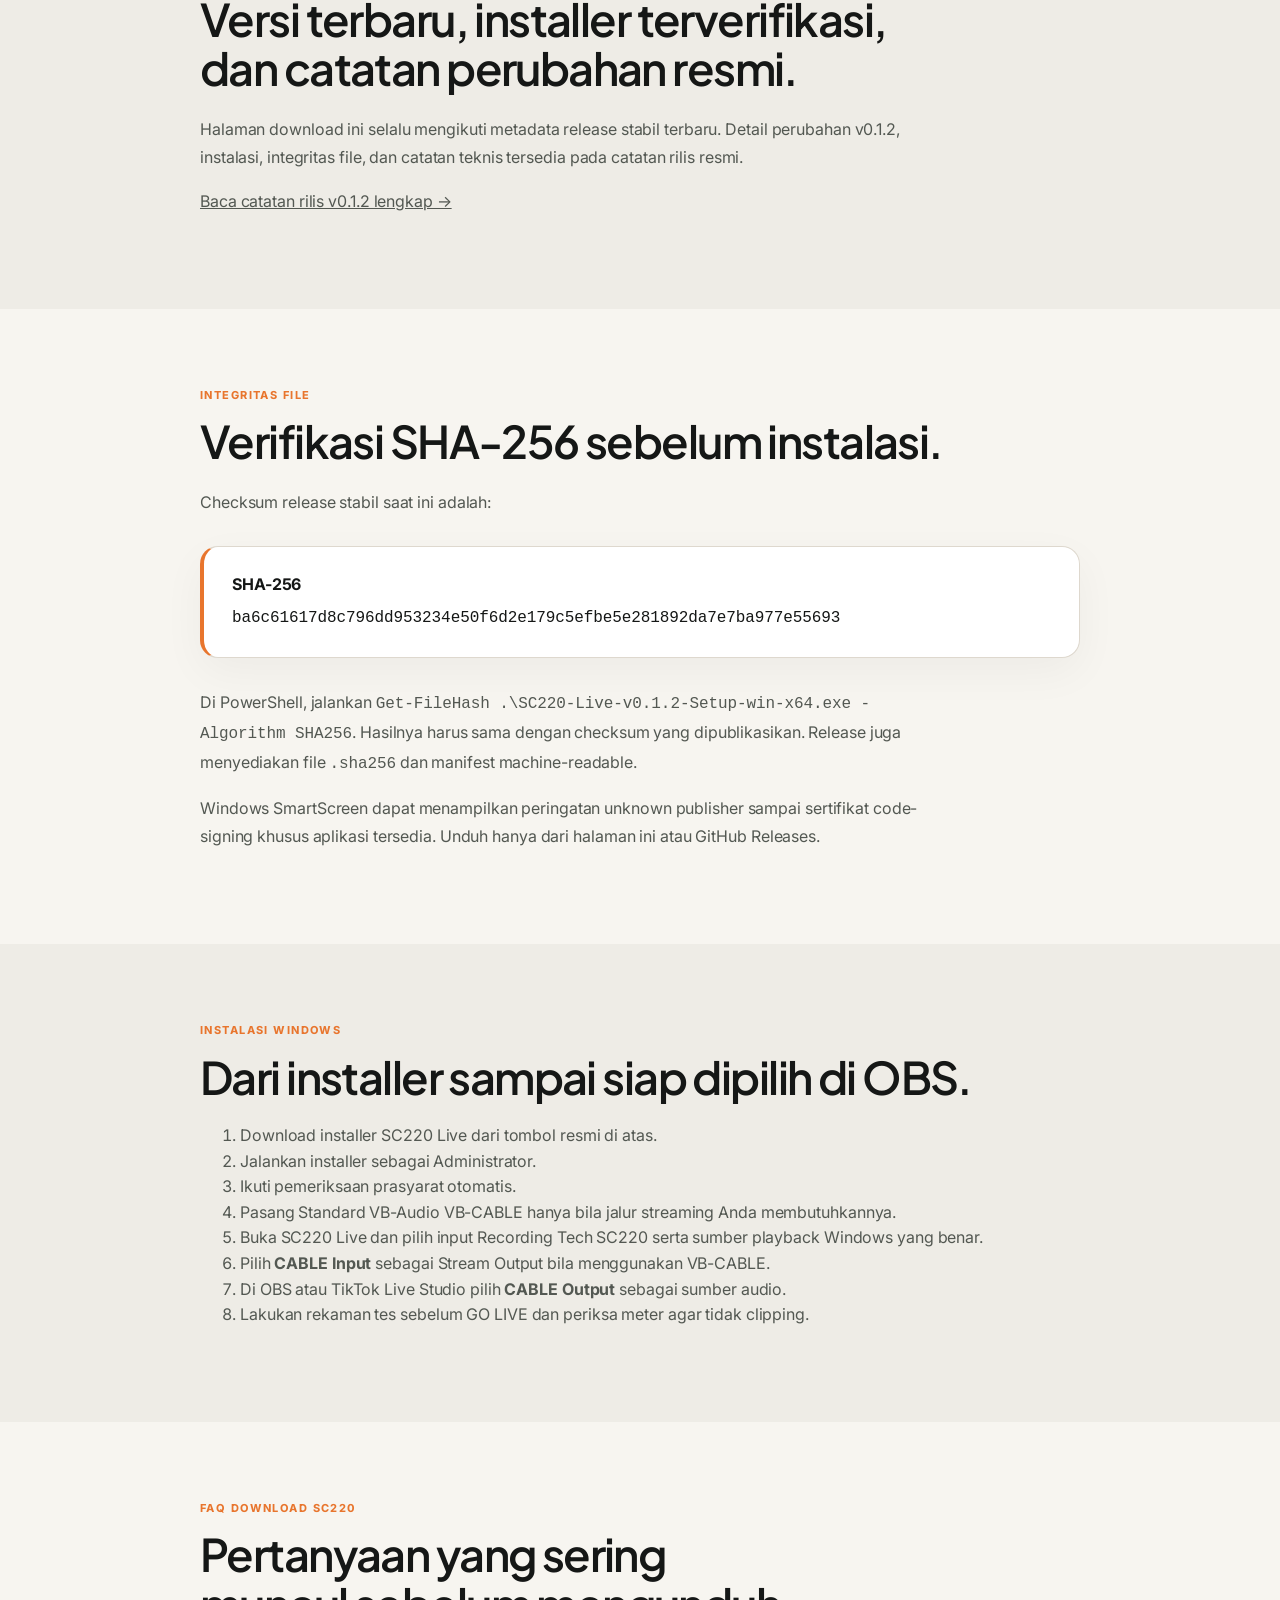
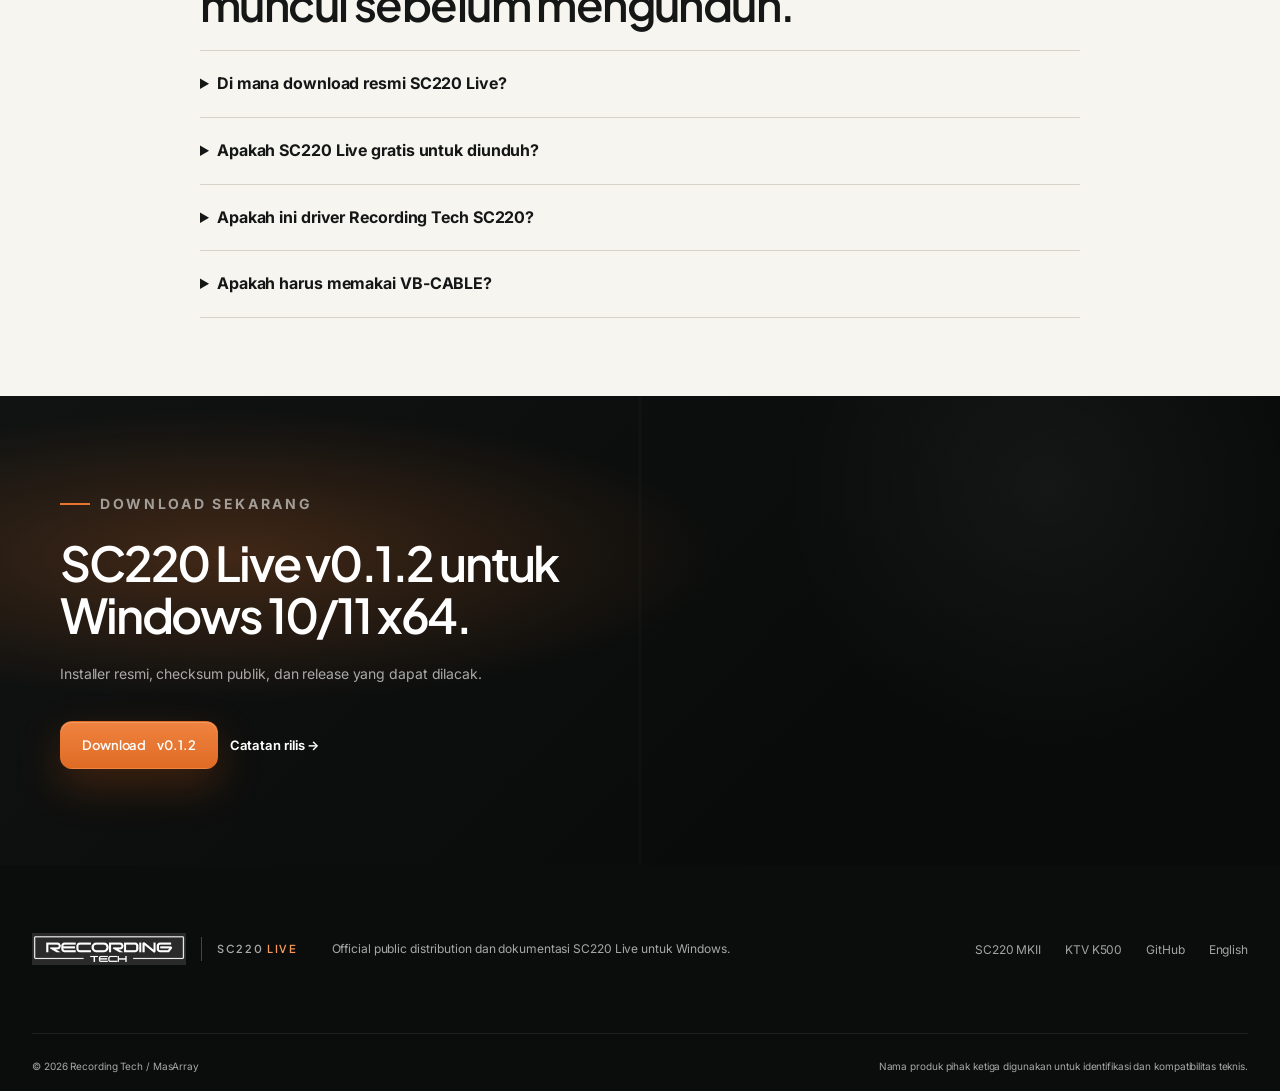
<file: download/index.html>
<!doctype html>
<html lang="id" data-release-source="../latest.json">
<head>
  <meta charset="utf-8">
  <meta name="viewport" content="width=device-width,initial-scale=1">
  <meta name="theme-color" content="#121313">
  <meta name="robots" content="index,follow,max-image-preview:large,max-snippet:-1,max-video-preview:-1">
  <title>Download SC220 Live v0.1.2 untuk Recording Tech SC220 | Windows 10/11</title>
  <meta name="description" content="Download resmi SC220 Live v0.1.2 untuk Recording Tech SC220 di Windows 10/11 x64. Installer pintar, SHA-256, kebutuhan sistem, instalasi, dan troubleshooting dasar.">
  <link rel="canonical" href="https://masarray.github.io/sc220-download/download/">
  <link rel="alternate" hreflang="id" href="https://masarray.github.io/sc220-download/download/">
  <link rel="alternate" hreflang="en" href="https://masarray.github.io/sc220-download/en/download/">
  <link rel="alternate" hreflang="x-default" href="https://masarray.github.io/sc220-download/download/">
  <link rel="icon" href="../favicon.svg" type="image/svg+xml">
  <meta property="og:type" content="website">
  <meta property="og:site_name" content="SC220 Live">
  <meta property="og:url" content="https://masarray.github.io/sc220-download/download/">
  <meta property="og:title" content="Download SC220 Live v0.1.2 untuk Recording Tech SC220">
  <meta property="og:description" content="Installer resmi Windows v0.1.2, checksum SHA-256, kebutuhan sistem, dan panduan instalasi SC220 Live.">
  <meta property="og:image" content="https://masarray.github.io/sc220-download/og-sc220-id.png">
  <meta property="og:image:type" content="image/png">
  <meta property="og:image:width" content="1200">
  <meta property="og:image:height" content="630">
  <meta property="og:image:alt" content="Download resmi SC220 Live untuk Windows dan Recording Tech SC220">
  <meta property="og:locale" content="id_ID">
  <meta property="og:locale:alternate" content="en_US">
  <meta name="twitter:card" content="summary_large_image">
  <meta name="twitter:title" content="Download SC220 Live v0.1.2 untuk Windows">
  <meta name="twitter:description" content="Installer resmi, checksum SHA-256, dan panduan instalasi untuk Recording Tech SC220.">
  <meta name="twitter:image" content="https://masarray.github.io/sc220-download/og-sc220-id.png">
  <link rel="stylesheet" href="../styles.css">
  <link rel="stylesheet" href="../seo.css">
  <script type="application/ld+json">
  {
    "@context":"https://schema.org",
    "@graph":[
      {
        "@type":"BreadcrumbList",
        "itemListElement":[
          {"@type":"ListItem","position":1,"name":"SC220 Live","item":"https://masarray.github.io/sc220-download/"},
          {"@type":"ListItem","position":2,"name":"Download SC220 Live","item":"https://masarray.github.io/sc220-download/download/"}
        ]
      },
      {
        "@type":"SoftwareApplication",
        "@id":"https://masarray.github.io/sc220-download/download/#software",
        "name":"SC220 Live",
        "alternateName":"SC220 Live Windows Audio Console",
        "url":"https://masarray.github.io/sc220-download/download/",
        "downloadUrl":"https://github.com/masarray/sc220-download/releases/download/v0.1.2/SC220-Live-v0.1.2-Setup-win-x64.exe",
        "softwareVersion":"0.1.2",
        "datePublished":"2026-08-14",
        "applicationCategory":"MultimediaApplication",
        "applicationSubCategory":"Audio mixer and live-streaming console",
        "operatingSystem":"Windows 10, Windows 11",
        "softwareRequirements":"Windows 10 or Windows 11 64-bit; Recording Tech SC220 or compatible Windows audio input device",
        "inLanguage":"id-ID",
        "isAccessibleForFree":true,
        "offers":{"@type":"Offer","price":"0","priceCurrency":"IDR","availability":"https://schema.org/InStock","url":"https://masarray.github.io/sc220-download/download/"},
        "publisher":{"@type":"Organization","name":"MasArray","url":"https://github.com/masarray"},
        "description":"Aplikasi Windows untuk menggabungkan input Recording Tech SC220 dan audio PC, melakukan metering, ducking, ASK-P Signature processing, dan routing ke OBS atau TikTok Live Studio."
      },
      {
        "@type":"FAQPage",
        "mainEntity":[
          {"@type":"Question","name":"Di mana download resmi SC220 Live?","acceptedAnswer":{"@type":"Answer","text":"Gunakan halaman download SC220 Live atau GitHub Releases masarray/sc220-download. Hindari installer repack dari situs file-sharing yang tidak dapat diverifikasi."}},
          {"@type":"Question","name":"Apakah SC220 Live gratis untuk diunduh?","acceptedAnswer":{"@type":"Answer","text":"Installer SC220 Live dapat diunduh tanpa kartu kredit. Full creative control tersedia selama 365 hari; fungsi audio utama tetap bekerja setelah periode tersebut."}},
          {"@type":"Question","name":"Apakah SC220 Live adalah driver Recording Tech SC220?","acceptedAnswer":{"@type":"Answer","text":"Bukan. SC220 Live adalah aplikasi mixer dan routing audio Windows. Driver perangkat, bila diperlukan oleh revisi hardware tertentu, merupakan komponen terpisah."}},
          {"@type":"Question","name":"Bagaimana memverifikasi installer SC220 Live?","acceptedAnswer":{"@type":"Answer","text":"Hitung SHA-256 file installer dan cocokkan dengan checksum yang dipublikasikan pada halaman download atau GitHub Release."}}
        ]
      }
    ]
  }
  </script>
</head>
<body>
<a class="skip-link" href="#content">Lewati ke isi utama</a>
<header class="site-header" data-header>
  <div class="nav-shell">
    <a class="brand" href="../" aria-label="SC220 Live"><img src="../recording-tech-logo.png" width="190" height="51" alt="Recording Tech"><span class="brand-divider"></span><span class="brand-product">SC220 <b>LIVE</b></span></a>
    <nav class="desktop-nav" aria-label="Navigasi download"><a href="#download-resmi">Download</a><a href="#baru">v0.1.2</a><a href="#verifikasi">Verifikasi</a><a href="#instalasi">Instalasi</a><a href="#faq">FAQ</a></nav>
    <a class="header-download" href="../en/download/" lang="en">English</a>
  </div>
</header>
<main id="content">
<section class="guide-hero">
  <div class="breadcrumbs"><a href="../">SC220 Live</a> / Download</div>
  <div class="guide-hero-shell">
    <div>
      <span class="guide-eyebrow">OFFICIAL WINDOWS DOWNLOAD</span>
      <h1>Download SC220 Live<br><em>v0.1.2 untuk Windows.</em></h1>
      <p>Halaman resmi untuk mendapatkan installer Windows, memeriksa versi dan checksum, serta memastikan Anda tidak mengunduh file SC220 Live dari sumber yang tidak dapat diverifikasi.</p>
      <div class="hero-actions">
        <a class="button button-primary" data-download-link href="https://github.com/masarray/sc220-download/releases/download/v0.1.2/SC220-Live-v0.1.2-Setup-win-x64.exe">Download SC220 Live <span data-version>v0.1.2</span></a>
        <a class="button button-secondary" data-release-link href="https://github.com/masarray/sc220-download/releases/tag/v0.1.2">Lihat GitHub Release</a>
      </div>
    </div>
    <aside class="guide-panel" aria-label="Informasi rilis">
      <ol>
        <li><div><b>Windows 10/11 x64</b><span>Native Windows application.</span></div></li>
        <li><div><b>Versi <span data-version>v0.1.2</span></b><span>Stable public release.</span></div></li>
        <li><div><b>Installer Windows x64</b><span>Unduh langsung dari GitHub Releases.</span></div></li>
        <li><div><b>SHA-256 tersedia</b><span>Verifikasi file sebelum instalasi bila diperlukan.</span></div></li>
      </ol>
    </aside>
  </div>
</section>
<section class="article-section" id="download-resmi">
  <div class="article-shell">
    <span class="guide-eyebrow">DOWNLOAD RESMI</span>
    <h2>Satu sumber installer yang dapat diverifikasi.</h2>
    <p>SC220 Live menggabungkan input Recording Tech SC220 dan audio PC, menambahkan ASK-P Signature processing, metering, automatic ducking, lalu mengirim hasil akhir ke OBS Studio atau TikTok Live Studio.</p>
    <div class="comparison-wrap"><table class="comparison"><thead><tr><th>Item</th><th>Informasi</th></tr></thead><tbody>
      <tr><td>Versi stabil</td><td><strong data-version>v0.1.2</strong></td></tr>
      <tr><td>Platform</td><td>Windows 10 / Windows 11, 64-bit</td></tr>
      <tr><td>Nama installer</td><td><code>SC220-Live-v0.1.2-Setup-win-x64.exe</code></td></tr>
      <tr><td>Ukuran installer</td><td>Lihat metadata asset di GitHub Release</td></tr>
      <tr><td>Diterbitkan</td><td><span data-published>14 Agustus 2026</span></td></tr>
      <tr><td>Sumber</td><td><a href="https://github.com/masarray/sc220-download/releases/tag/v0.1.2">GitHub Release v0.1.2</a></td></tr>
    </tbody></table></div>
  </div>
</section>
<section class="article-section alt" id="baru">
  <div class="article-shell">
    <span class="guide-eyebrow">RILIS TERBARU v0.1.2</span>
    <h2>Versi terbaru, installer terverifikasi, dan catatan perubahan resmi.</h2>
    <p>Halaman download ini selalu mengikuti metadata release stabil terbaru. Detail perubahan v0.1.2, instalasi, integritas file, dan catatan teknis tersedia pada catatan rilis resmi.</p>
    <p><a href="../RELEASE_NOTES_v0.1.2.md">Baca catatan rilis v0.1.2 lengkap →</a></p>
  </div>
</section>
<section class="article-section" id="verifikasi">
  <div class="article-shell">
    <span class="guide-eyebrow">INTEGRITAS FILE</span>
    <h2>Verifikasi SHA-256 sebelum instalasi.</h2>
    <p>Checksum release stabil saat ini adalah:</p>
    <div class="intent-box"><strong>SHA-256</strong><code data-sha>ba6c61617d8c796dd953234e50f6d2e179c5efbe5e281892da7e7ba977e55693</code></div>
    <p>Di PowerShell, jalankan <code>Get-FileHash .\SC220-Live-v0.1.2-Setup-win-x64.exe -Algorithm SHA256</code>. Hasilnya harus sama dengan checksum yang dipublikasikan. Release juga menyediakan file <code>.sha256</code> dan manifest machine-readable.</p>
    <p>Windows SmartScreen dapat menampilkan peringatan unknown publisher sampai sertifikat code-signing khusus aplikasi tersedia. Unduh hanya dari halaman ini atau GitHub Releases.</p>
  </div>
</section>
<section class="article-section alt" id="instalasi">
  <div class="article-shell">
    <span class="guide-eyebrow">INSTALASI WINDOWS</span>
    <h2>Dari installer sampai siap dipilih di OBS.</h2>
    <ol>
      <li>Download installer SC220 Live dari tombol resmi di atas.</li>
      <li>Jalankan installer sebagai Administrator.</li>
      <li>Ikuti pemeriksaan prasyarat otomatis.</li>
      <li>Pasang Standard VB-Audio VB-CABLE hanya bila jalur streaming Anda membutuhkannya.</li>
      <li>Buka SC220 Live dan pilih input Recording Tech SC220 serta sumber playback Windows yang benar.</li>
      <li>Pilih <strong>CABLE Input</strong> sebagai Stream Output bila menggunakan VB-CABLE.</li>
      <li>Di OBS atau TikTok Live Studio pilih <strong>CABLE Output</strong> sebagai sumber audio.</li>
      <li>Lakukan rekaman tes sebelum GO LIVE dan periksa meter agar tidak clipping.</li>
    </ol>
  </div>
</section>
<section class="article-section guide-faq" id="faq">
  <div class="article-shell">
    <span class="guide-eyebrow">FAQ DOWNLOAD SC220</span>
    <h2>Pertanyaan yang sering muncul sebelum mengunduh.</h2>
    <details><summary>Di mana download resmi SC220 Live?</summary><p>Gunakan halaman ini atau GitHub Releases <strong>masarray/sc220-download</strong>. File release memiliki checksum SHA-256 dan manifest untuk membantu verifikasi.</p></details>
    <details><summary>Apakah SC220 Live gratis untuk diunduh?</summary><p>Ya. Installer dapat diunduh tanpa kartu kredit. Full creative control tersedia selama 365 hari; fungsi audio utama tetap bekerja setelah periode tersebut.</p></details>
    <details><summary>Apakah ini driver Recording Tech SC220?</summary><p>Tidak. SC220 Live adalah mixer dan audio console Windows; driver hardware, bila diperlukan, merupakan komponen terpisah.</p></details>
    <details><summary>Apakah harus memakai VB-CABLE?</summary><p>Tidak selalu. VB-CABLE adalah jalur virtual yang umum dipakai untuk mengirim hasil mix ke aplikasi siaran.</p></details>
  </div>
</section>
<section class="download-section">
  <div class="download-shell"><div class="download-copy"><p class="kicker"><span></span> DOWNLOAD SEKARANG</p><h2>SC220 Live v0.1.2 untuk Windows 10/11 x64.</h2><p>Installer resmi, checksum publik, dan release yang dapat dilacak.</p><div class="download-actions"><a class="button button-primary button-light" data-download-link href="https://github.com/masarray/sc220-download/releases/download/v0.1.2/SC220-Live-v0.1.2-Setup-win-x64.exe">Download <b data-version>v0.1.2</b></a><a class="release-link" data-release-link href="https://github.com/masarray/sc220-download/releases/tag/v0.1.2">Catatan rilis →</a></div></div></div>
</section>
</main>
<footer class="site-footer"><div class="footer-top"><a class="brand footer-brand" href="../"><img src="../recording-tech-logo.png" width="190" height="51" alt="Recording Tech"><span class="brand-divider"></span><span class="brand-product">SC220 <b>LIVE</b></span></a><p>Official public distribution dan dokumentasi SC220 Live untuk Windows.</p><div class="footer-links"><a href="../sc220-mkii-audio-interface/">SC220 MKII</a><a href="../ktv-k500-karaoke-processor/">KTV K500</a><a href="https://github.com/masarray/sc220-download">GitHub</a><a href="../en/download/" lang="en">English</a></div></div><div class="footer-bottom"><span>© <span data-year>2026</span> Recording Tech / MasArray</span><span>Nama produk pihak ketiga digunakan untuk identifikasi dan kompatibilitas teknis.</span></div></footer>
<script src="../app.js" defer></script>
</body>
</html>
</file>
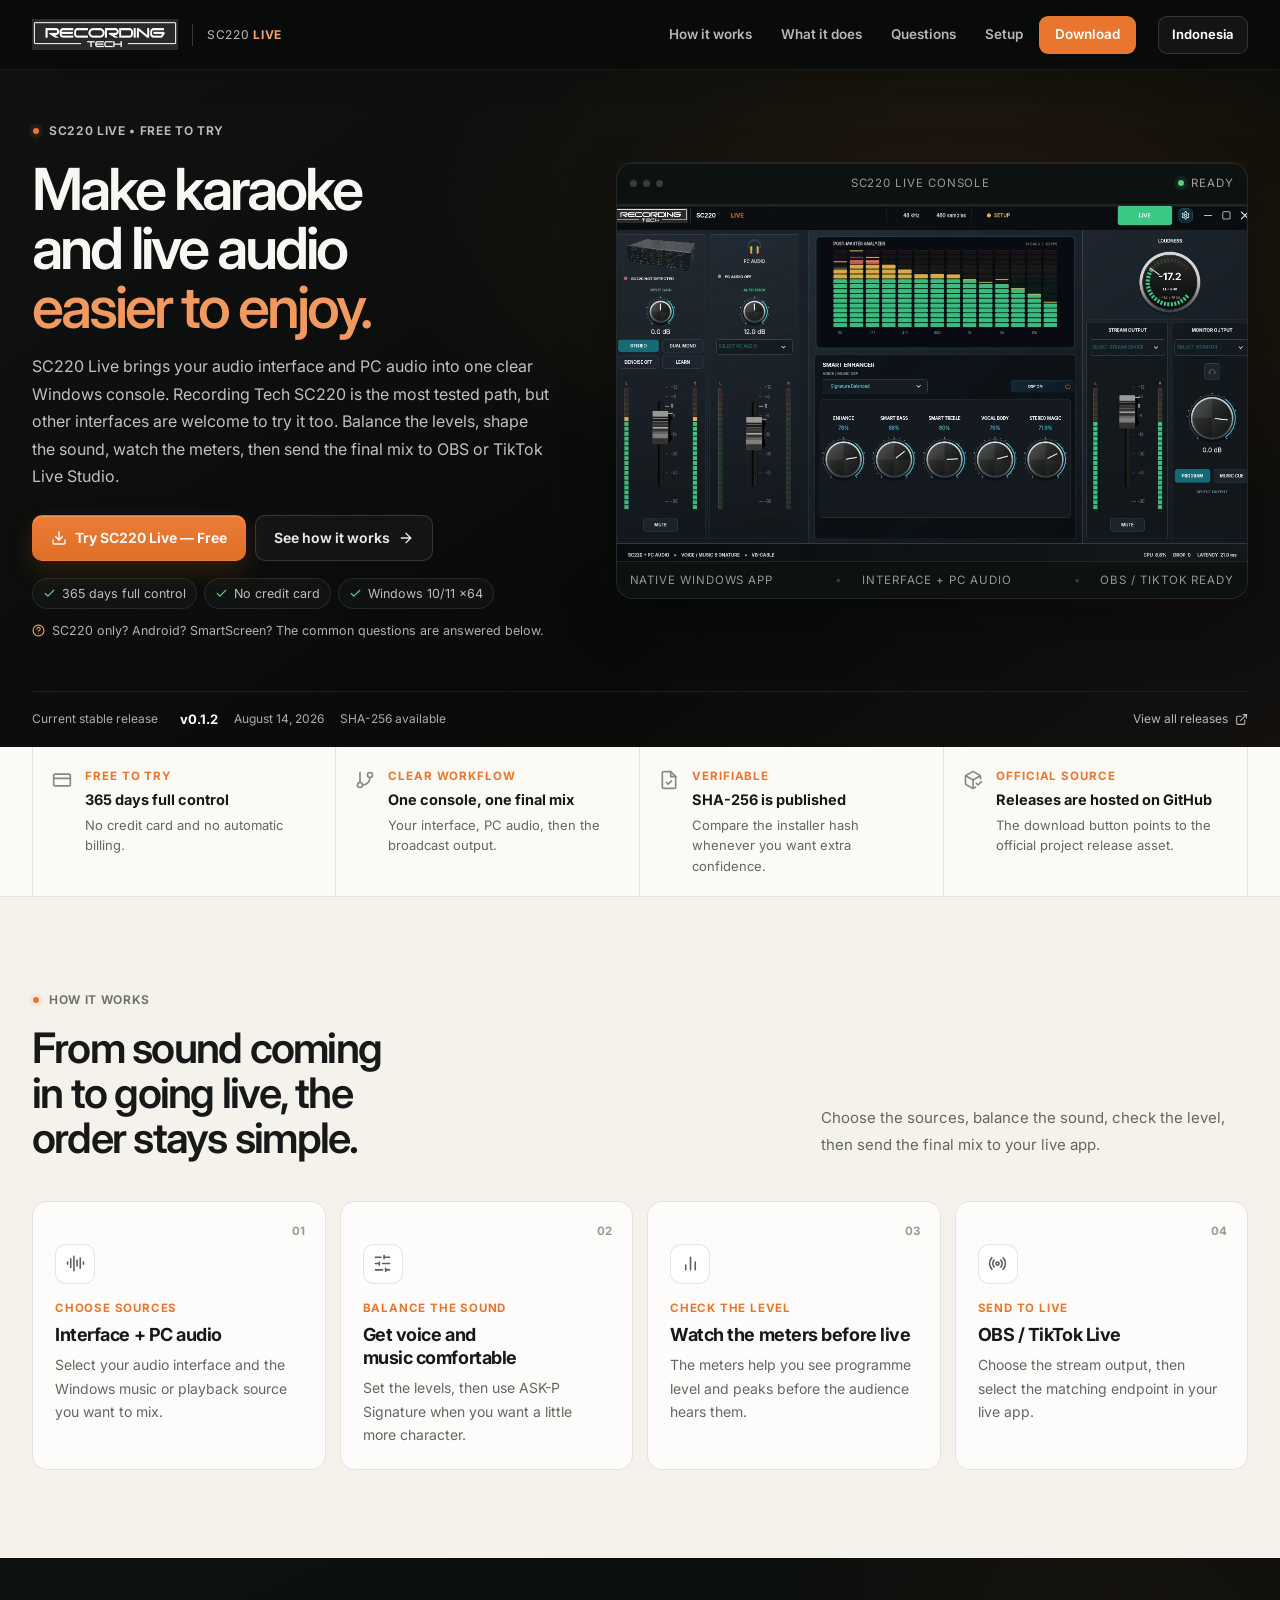
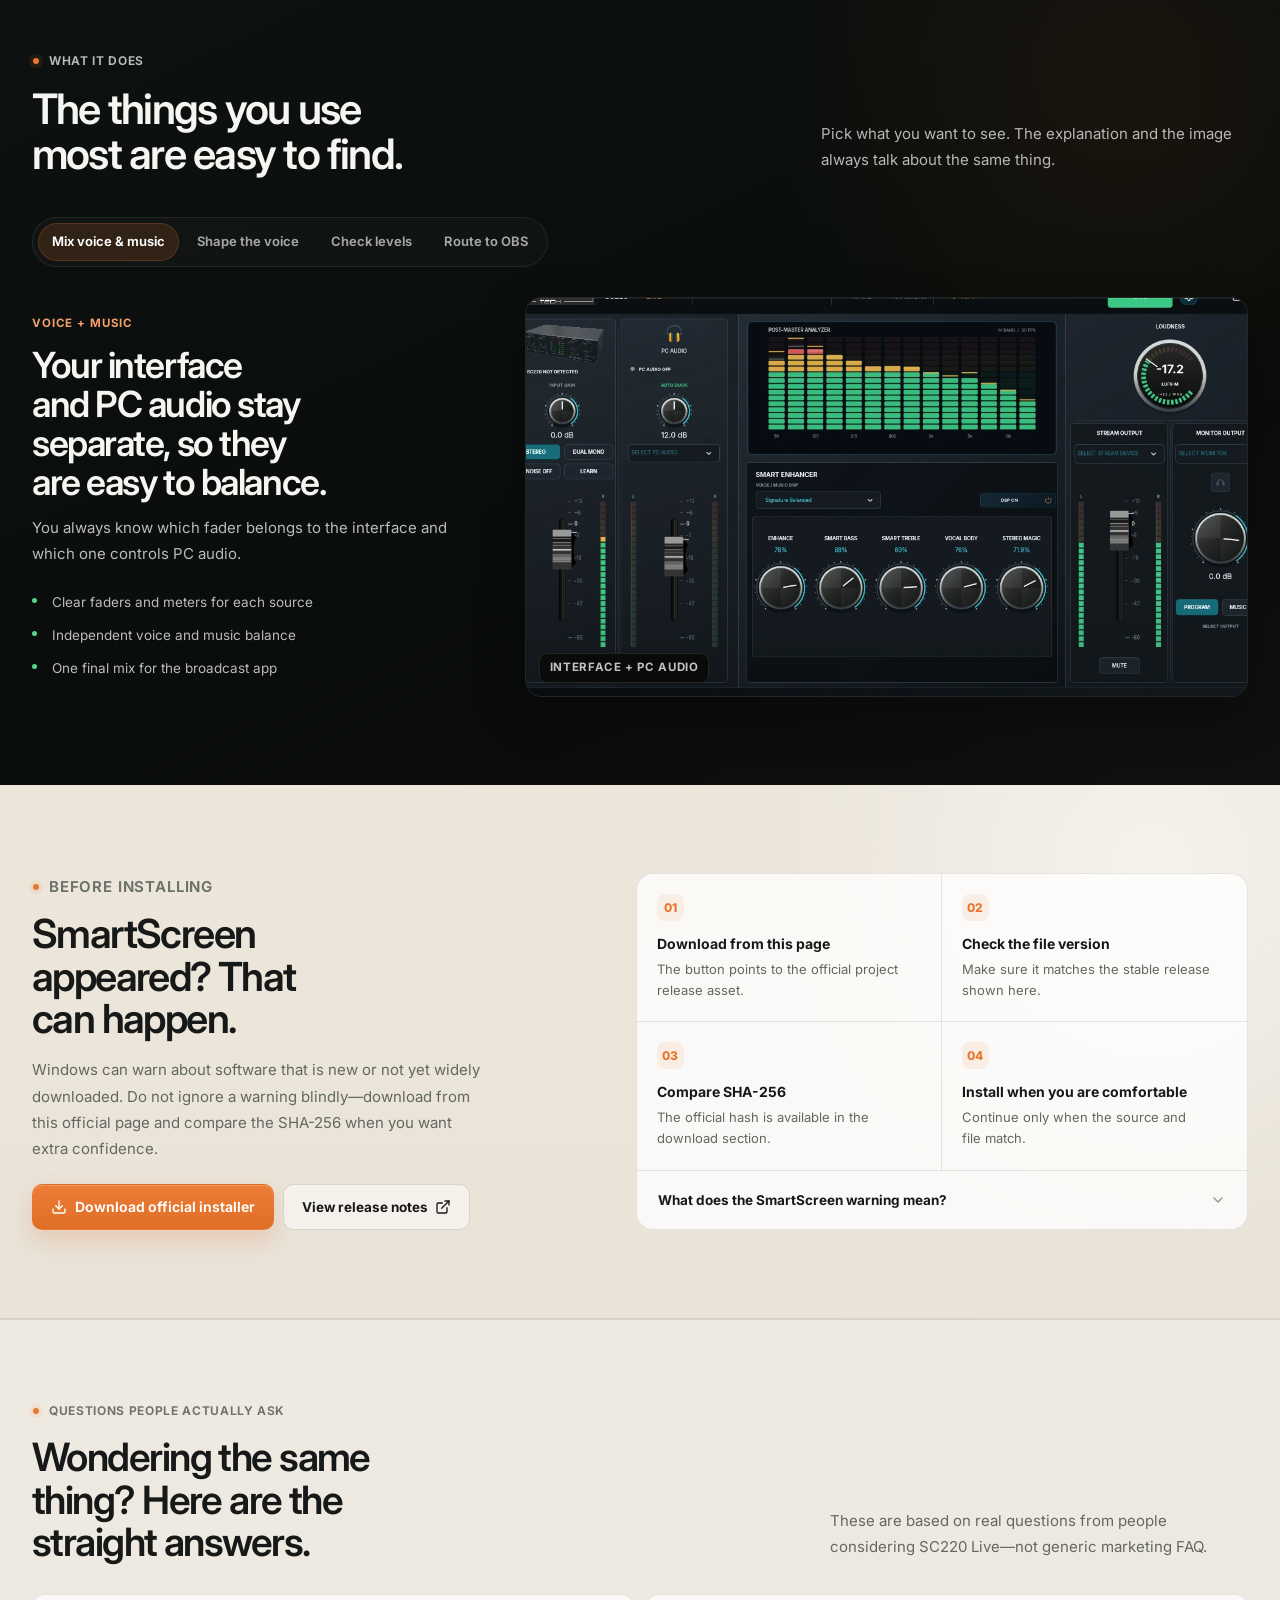
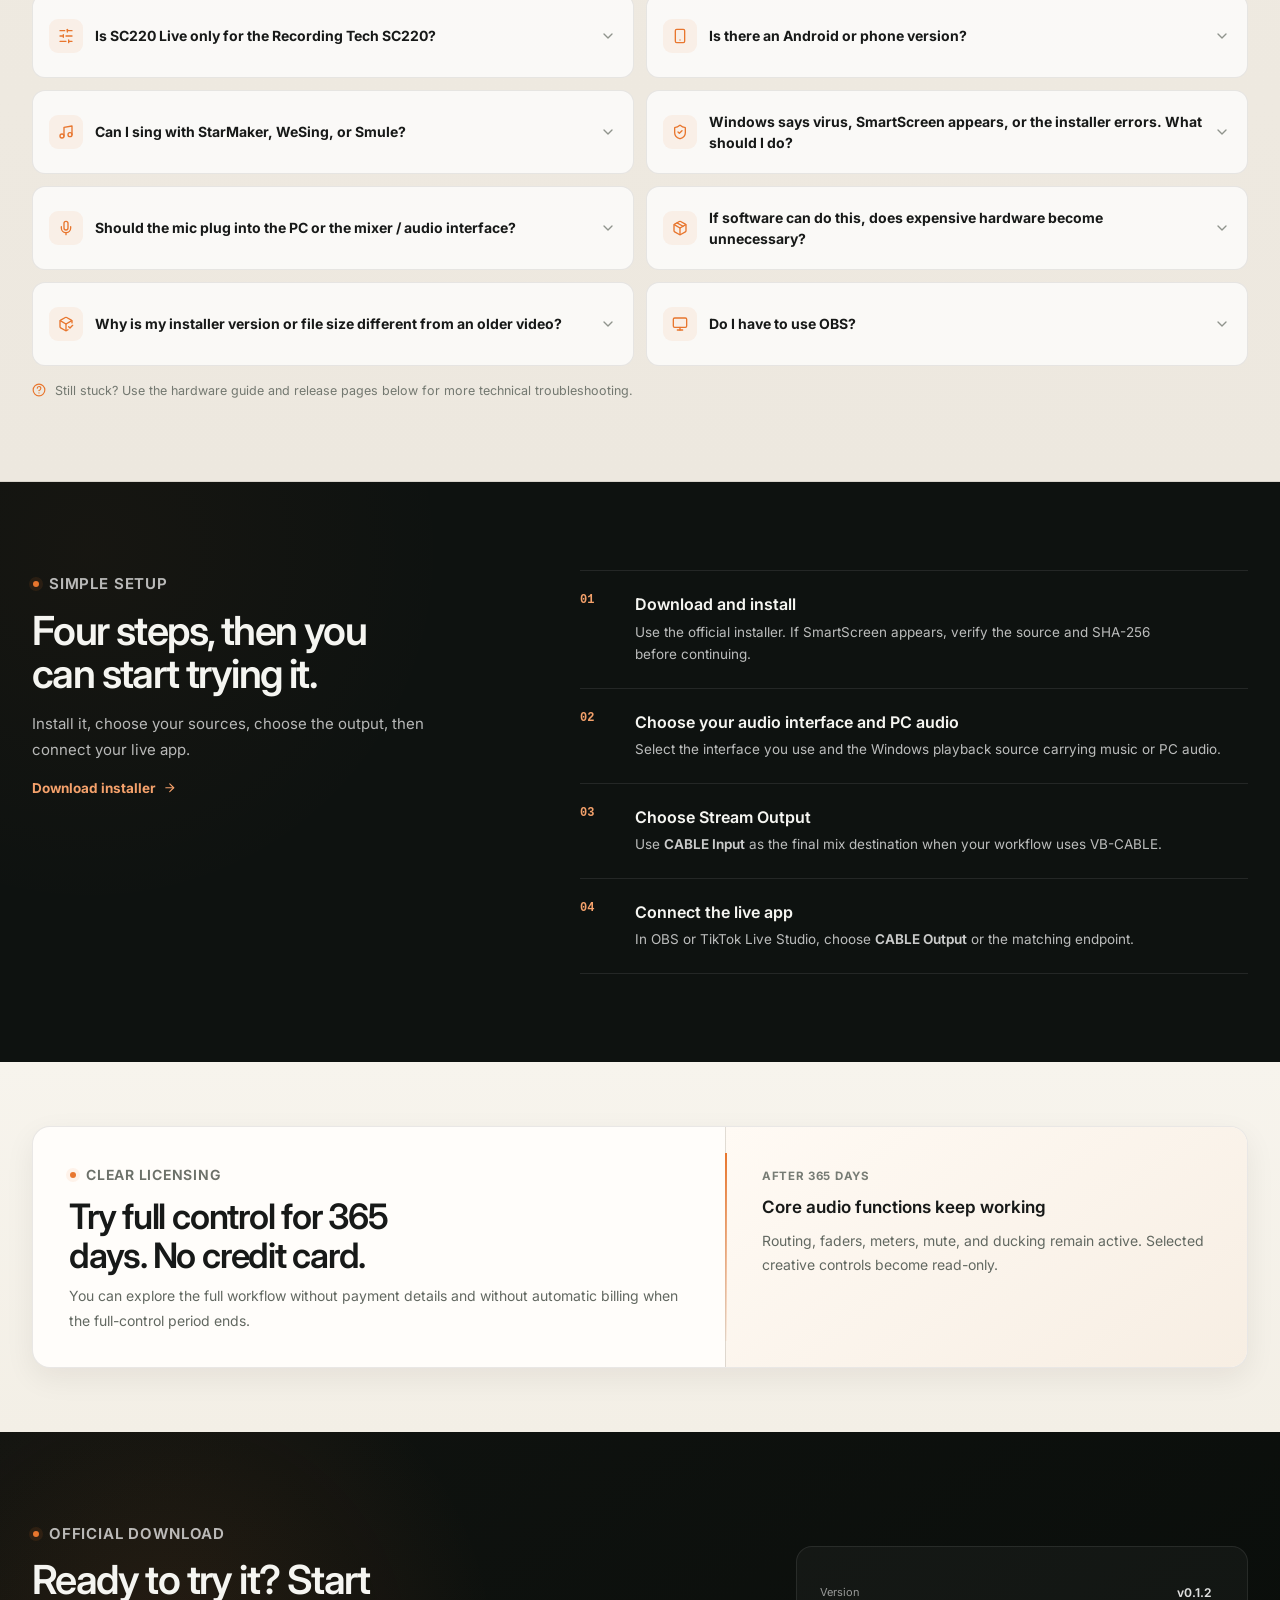
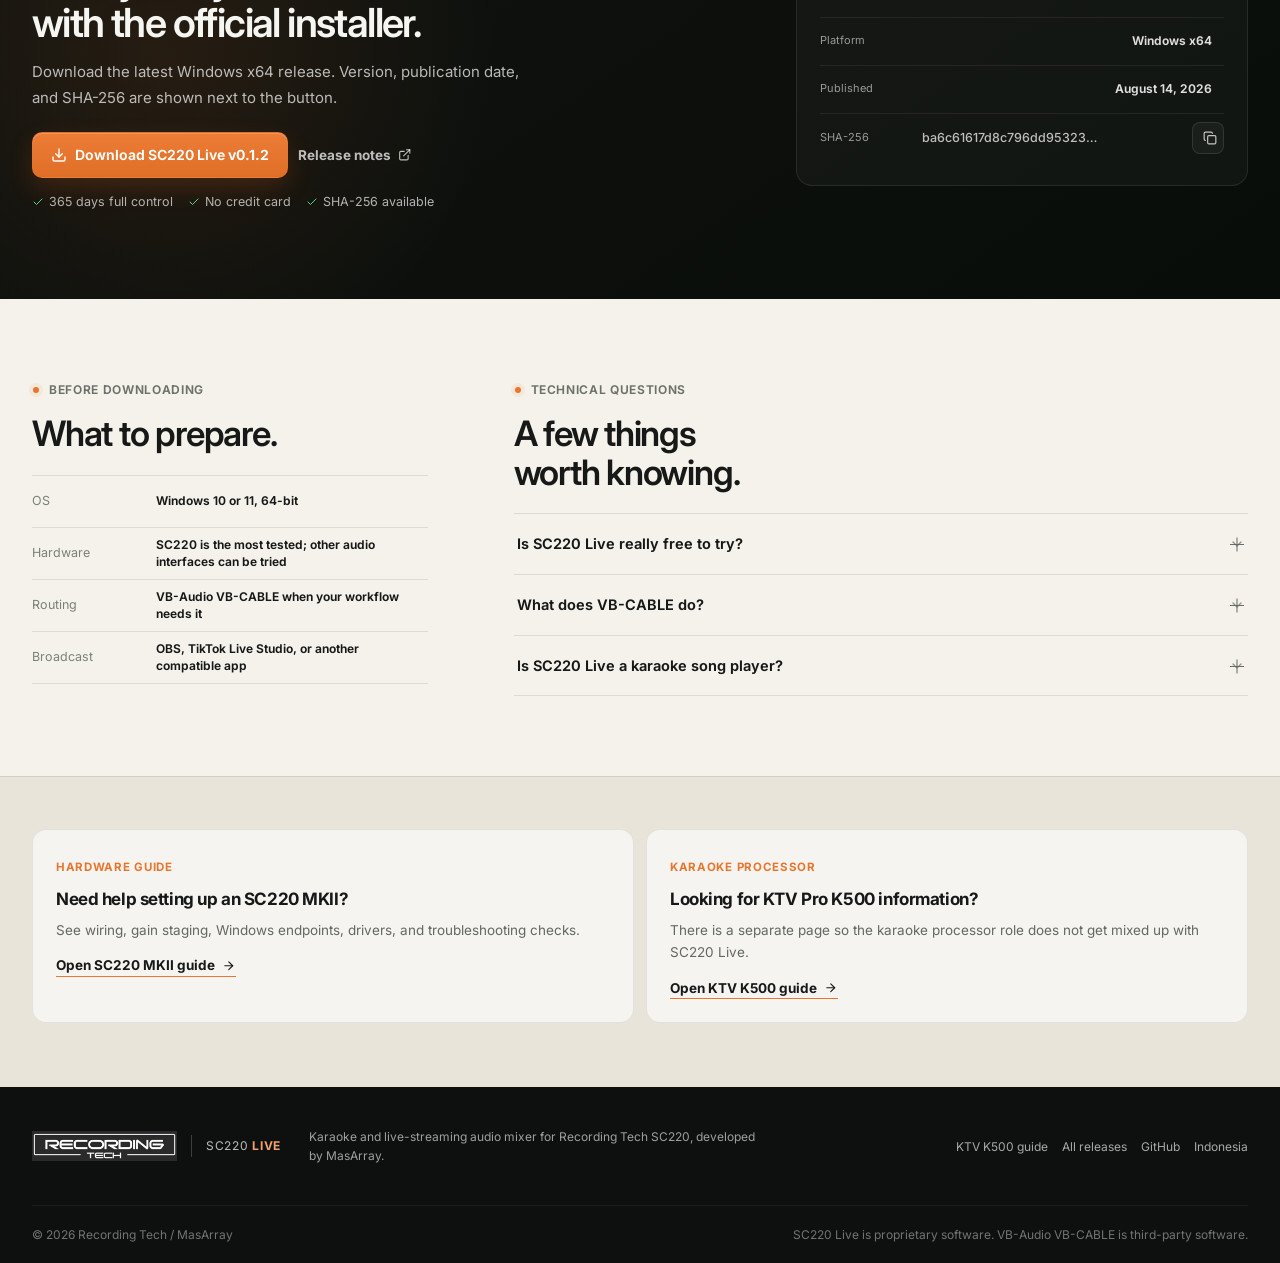
<file: en/index.html>
<!doctype html>
<html lang="en" data-release-source="../latest.json">
<head>
  <meta charset="utf-8">
  <meta name="viewport" content="width=device-width,initial-scale=1">
  <meta name="color-scheme" content="dark light">
  <meta name="theme-color" content="#0d100f">
  <meta name="robots" content="index,follow,max-image-preview:large,max-snippet:-1,max-video-preview:-1">
  <title>SC220 Live – Karaoke Audio Mixer for Windows</title>
  <meta name="description" content="Try SC220 Live free. Bring your audio interface and PC audio together, balance levels, shape the sound, and send the final mix to OBS or TikTok Live Studio.">
  <link rel="canonical" href="https://masarray.github.io/sc220-download/en/">
  <link rel="alternate" hreflang="id" href="https://masarray.github.io/sc220-download/">
  <link rel="alternate" hreflang="en" href="https://masarray.github.io/sc220-download/en/">
  <link rel="alternate" hreflang="x-default" href="https://masarray.github.io/sc220-download/">
  <link rel="sitemap" type="application/xml" href="https://masarray.github.io/sc220-download/sitemap.xml">
  <link rel="icon" href="../favicon.svg" type="image/svg+xml">
  <link rel="manifest" href="../site.webmanifest">
  <meta property="og:type" content="website"><meta property="og:site_name" content="SC220 Live"><meta property="og:url" content="https://masarray.github.io/sc220-download/en/"><meta property="og:title" content="SC220 Live – Karaoke Audio Mixer for Windows"><meta property="og:description" content="A clearer audio-interface + PC workflow for OBS and TikTok Live Studio."><meta property="og:image" content="https://masarray.github.io/sc220-download/og-sc220-en.png"><meta property="og:image:width" content="1200"><meta property="og:image:height" content="630"><meta property="og:locale" content="en_US">
  <meta name="twitter:card" content="summary_large_image"><meta name="twitter:title" content="SC220 Live – Karaoke Audio Mixer for Windows"><meta name="twitter:description" content="Try SC220 Live for a simpler karaoke and live-audio workflow on Windows."><meta name="twitter:image" content="https://masarray.github.io/sc220-download/og-sc220-en.png">
  <link rel="stylesheet" href="../styles.css">
  <link rel="stylesheet" href="../landing-fonts.css">
  <link rel="stylesheet" href="../landing-v3.css">
  <link rel="stylesheet" href="../landing-components.css">
  <script type="application/ld+json">{"@context":"https://schema.org","@graph":[{"@type":"WebSite","@id":"https://masarray.github.io/sc220-download/#website","url":"https://masarray.github.io/sc220-download/en/","name":"SC220 Live","alternateName":["SC220 Live Download","MasArray SC220 Live"],"inLanguage":["id-ID","en-US"],"publisher":{"@id":"https://masarray.github.io/sc220-download/#organization"}},{"@type":"Organization","@id":"https://masarray.github.io/sc220-download/#organization","name":"MasArray / Recording Tech","url":"https://masarray.github.io/sc220-download/","logo":{"@type":"ImageObject","url":"https://masarray.github.io/sc220-download/recording-tech-logo.png"}},{"@type":"SoftwareApplication","@id":"https://masarray.github.io/sc220-download/en/#software","name":"SC220 Live","url":"https://masarray.github.io/sc220-download/en/","downloadUrl":"https://github.com/masarray/sc220-download/releases/download/v0.1.2/SC220-Live-v0.1.2-Setup-win-x64.exe","image":"https://masarray.github.io/sc220-download/og-sc220-en.png","screenshot":"https://masarray.github.io/sc220-download/assets/screenshot/Screenshot.webp","applicationCategory":"MultimediaApplication","applicationSubCategory":"Audio mixer and live-streaming console","operatingSystem":"Windows 10, Windows 11","availableOnDevice":"Windows-compatible audio interfaces; optimized for Recording Tech SC220","inLanguage":"en-US","softwareVersion":"0.1.2","datePublished":"2026-08-14","isAccessibleForFree":true,"offers":{"@type":"Offer","price":"0","priceCurrency":"USD","availability":"https://schema.org/InStock","url":"https://sc220.pages.dev/en/download/"},"description":"A Windows application that combines an audio-interface input and PC audio, processes it with ASK-P Signature, and sends the result to OBS or TikTok Live Studio.","featureList":["Audio interface and PC audio mixing","ASK-P Signature DSP","Automatic PC audio ducking","Loudness and peak metering","VB-CABLE stream output"],"publisher":{"@id":"https://masarray.github.io/sc220-download/#organization"}}]}</script>
  <script type="application/ld+json">{"@context":"https://schema.org","@type":"FAQPage","mainEntity":[{"@type":"Question","name":"Is SC220 Live only for the Recording Tech SC220?","acceptedAnswer":{"@type":"Answer","text":"No. SC220 is the most tested and documented path, but other Windows audio interfaces can also be tried when they appear as usable Windows audio endpoints and the routing fits your setup."}},{"@type":"Question","name":"Is there an Android version?","acceptedAnswer":{"@type":"Answer","text":"Not yet. The current official SC220 Live build is for Windows 10 and Windows 11 x64."}},{"@type":"Question","name":"Can it be used with StarMaker, WeSing, or Smule?","acceptedAnswer":{"@type":"Answer","text":"SC220 Live runs on Windows. Mobile karaoke apps require audio to be routed from the PC or audio interface into the phone using compatible hardware and routing."}},{"@type":"Question","name":"Why can SmartScreen or antivirus show a warning?","acceptedAnswer":{"@type":"Answer","text":"Newer or less widely downloaded software can trigger reputation-based warnings. Download only from the official page, compare the version and SHA-256, and do not disable antivirus just to force an installation."}},{"@type":"Question","name":"Should the microphone connect to the PC or the audio interface?","acceptedAnswer":{"@type":"Answer","text":"In most setups the microphone should connect to the audio interface, mixer, or karaoke processor being used, rather than the PC analog mic jack. That hardware then connects to Windows and becomes the source used by SC220 Live."}},{"@type":"Question","name":"Does SC220 Live replace audio hardware?","acceptedAnswer":{"@type":"Answer","text":"No. SC220 Live helps with mixing, DSP, metering, and routing in Windows. Microphones, preamps, ADC/DAC, audio interfaces, mixers, and processors still perform their own hardware roles."}}]}</script>
</head>
<body class="landing-page">
<svg class="lucide-sprite" aria-hidden="true"><defs>
  <symbol id="icon-download" viewBox="0 0 24 24"><path d="M21 15v4a2 2 0 0 1-2 2H5a2 2 0 0 1-2-2v-4"/><polyline points="7 10 12 15 17 10"/><line x1="12" x2="12" y1="15" y2="3"/></symbol>
  <symbol id="icon-arrow-right" viewBox="0 0 24 24"><path d="M5 12h14"/><path d="m12 5 7 7-7 7"/></symbol>
  <symbol id="icon-check" viewBox="0 0 24 24"><path d="M20 6 9 17l-5-5"/></symbol>
  <symbol id="icon-check-circle" viewBox="0 0 24 24"><circle cx="12" cy="12" r="10"/><path d="m9 12 2 2 4-4"/></symbol>
  <symbol id="icon-audio-lines" viewBox="0 0 24 24"><path d="M2 10v3"/><path d="M6 6v11"/><path d="M10 3v18"/><path d="M14 8v7"/><path d="M18 5v13"/><path d="M22 10v3"/></symbol>
  <symbol id="icon-sliders-horizontal" viewBox="0 0 24 24"><line x1="21" x2="14" y1="4" y2="4"/><line x1="10" x2="3" y1="4" y2="4"/><line x1="21" x2="12" y1="12" y2="12"/><line x1="8" x2="3" y1="12" y2="12"/><line x1="21" x2="16" y1="20" y2="20"/><line x1="12" x2="3" y1="20" y2="20"/><line x1="14" x2="14" y1="2" y2="6"/><line x1="8" x2="8" y1="10" y2="14"/><line x1="16" x2="16" y1="18" y2="22"/></symbol>
  <symbol id="icon-chart" viewBox="0 0 24 24"><line x1="18" x2="18" y1="20" y2="10"/><line x1="12" x2="12" y1="20" y2="4"/><line x1="6" x2="6" y1="20" y2="14"/></symbol>
  <symbol id="icon-radio" viewBox="0 0 24 24"><path d="M4.9 19.1C1 15.2 1 8.8 4.9 4.9"/><path d="M7.8 16.2a6 6 0 0 1 0-8.5"/><circle cx="12" cy="12" r="2"/><path d="M16.2 7.8a6 6 0 0 1 0 8.5"/><path d="M19.1 4.9a10 10 0 0 1 0 14.2"/></symbol>
  <symbol id="icon-shield-check" viewBox="0 0 24 24"><path d="M20 13c0 5-3.5 7.5-7.66 8.95a1 1 0 0 1-.68-.01C7.5 20.5 4 18 4 13V6a1 1 0 0 1 1-1c2 0 4.5-1.2 6.24-2.72a1.17 1.17 0 0 1 1.52 0C14.51 3.81 17 5 19 5a1 1 0 0 1 1 1z"/><path d="m9 12 2 2 4-4"/></symbol>
  <symbol id="icon-monitor" viewBox="0 0 24 24"><rect width="20" height="14" x="2" y="3" rx="2"/><line x1="8" x2="16" y1="21" y2="21"/><line x1="12" x2="12" y1="17" y2="21"/></symbol>
  <symbol id="icon-smartphone" viewBox="0 0 24 24"><rect width="14" height="20" x="5" y="2" rx="2" ry="2"/><path d="M12 18h.01"/></symbol>
  <symbol id="icon-music" viewBox="0 0 24 24"><path d="M9 18V5l12-2v13"/><circle cx="6" cy="18" r="3"/><circle cx="18" cy="16" r="3"/></symbol>
  <symbol id="icon-mic" viewBox="0 0 24 24"><path d="M12 2a3 3 0 0 0-3 3v7a3 3 0 0 0 6 0V5a3 3 0 0 0-3-3Z"/><path d="M19 10v2a7 7 0 0 1-14 0v-2"/><line x1="12" x2="12" y1="19" y2="22"/></symbol>
  <symbol id="icon-boxes" viewBox="0 0 24 24"><path d="m7.5 4.27 9 5.15"/><path d="M21 8a2 2 0 0 0-1-1.73l-7-4a2 2 0 0 0-2 0l-7 4A2 2 0 0 0 3 8v8a2 2 0 0 0 1 1.73l7 4a2 2 0 0 0 2 0l7-4A2 2 0 0 0 21 16Z"/><path d="m3.3 7 8.7 5 8.7-5"/><path d="M12 22V12"/></symbol>
  <symbol id="icon-package-check" viewBox="0 0 24 24"><path d="m16 16 2 2 4-4"/><path d="M21 10.4V8a2 2 0 0 0-1-1.73l-7-4a2 2 0 0 0-2 0l-7 4A2 2 0 0 0 3 8v8a2 2 0 0 0 1 1.73l7 4a2 2 0 0 0 2 0l2-1.14"/><polyline points="3.29 7 12 12 20.71 7"/><line x1="12" x2="12" y1="22" y2="12"/></symbol>
  <symbol id="icon-file-check" viewBox="0 0 24 24"><path d="M14 2H6a2 2 0 0 0-2 2v16a2 2 0 0 0 2 2h12a2 2 0 0 0 2-2V8z"/><polyline points="14 2 14 8 20 8"/><path d="m9 15 2 2 4-4"/></symbol>
  <symbol id="icon-git-branch" viewBox="0 0 24 24"><line x1="6" x2="6" y1="3" y2="15"/><circle cx="18" cy="6" r="3"/><circle cx="6" cy="18" r="3"/><path d="M18 9a9 9 0 0 1-9 9"/></symbol>
  <symbol id="icon-credit-card" viewBox="0 0 24 24"><rect width="20" height="14" x="2" y="5" rx="2"/><line x1="2" x2="22" y1="10" y2="10"/></symbol>
  <symbol id="icon-circle-help" viewBox="0 0 24 24"><circle cx="12" cy="12" r="10"/><path d="M9.09 9a3 3 0 1 1 5.83 1c0 2-3 3-3 3"/><path d="M12 17h.01"/></symbol>
  <symbol id="icon-external-link" viewBox="0 0 24 24"><path d="M15 3h6v6"/><path d="M10 14 21 3"/><path d="M18 13v6a2 2 0 0 1-2 2H5a2 2 0 0 1-2-2V8a2 2 0 0 1 2-2h6"/></symbol>
  <symbol id="icon-copy" viewBox="0 0 24 24"><rect width="14" height="14" x="8" y="8" rx="2" ry="2"/><path d="M4 16c-1.1 0-2-.9-2-2V4c0-1.1.9-2 2-2h10c1.1 0 2 .9 2 2"/></symbol>
  <symbol id="icon-chevron-down" viewBox="0 0 24 24"><path d="m6 9 6 6 6-6"/></symbol>
</defs></svg>
<a class="skip-link" href="#content">Skip to main content</a>
<header class="site-header" data-header>
  <div class="nav-shell">
    <a class="brand" href="#top" aria-label="SC220 Live, back to top"><img src="../recording-tech-logo.png" width="190" height="51" alt="Recording Tech"><span class="brand-divider" aria-hidden="true"></span><span class="brand-product">SC220 <b>LIVE</b></span></a>
    <nav class="desktop-nav" aria-label="Main navigation"><a href="#how-it-works">How it works</a><a href="#features">What it does</a><a href="#questions">Questions</a><a href="#setup">Setup</a><a href="#download">Download</a></nav>
    <a class="header-download" href="../" lang="id" aria-label="Buka versi Bahasa Indonesia">Indonesia</a>
  </div>
</header>

<main id="content">
<section class="hero" id="top">
  <div class="hero-shell">
    <div class="hero-copy">
      <p class="eyebrow" data-reveal>SC220 LIVE • FREE TO TRY</p>
      <h1 data-reveal style="--reveal-delay:70ms">Make karaoke and live audio <em>easier to enjoy.</em></h1>
      <p class="hero-lead" data-reveal style="--reveal-delay:140ms">SC220 Live brings your audio interface and PC audio into one clear Windows console. Recording Tech SC220 is the most tested path, but other interfaces are welcome to try it too. Balance the levels, shape the sound, watch the meters, then send the final mix to OBS or TikTok Live Studio.</p>
      <div class="hero-actions" data-reveal style="--reveal-delay:210ms"><a class="button button-primary" data-download-link href="https://github.com/masarray/sc220-download/releases/download/v0.1.2/SC220-Live-v0.1.2-Setup-win-x64.exe"><svg class="lucide" aria-hidden="true"><use href="#icon-download"/></svg><span>Try SC220 Live — Free</span></a><a class="button button-secondary" href="#how-it-works"><span>See how it works</span><svg class="lucide" aria-hidden="true"><use href="#icon-arrow-right"/></svg></a></div>
      <div class="hero-trust" aria-label="Key information" data-reveal style="--reveal-delay:280ms"><span><svg class="lucide" aria-hidden="true"><use href="#icon-check"/></svg> 365 days full control</span><span><svg class="lucide" aria-hidden="true"><use href="#icon-check"/></svg> No credit card</span><span><svg class="lucide" aria-hidden="true"><use href="#icon-check"/></svg> Windows 10/11 x64</span></div>
      <a class="hero-note" href="#questions" data-reveal style="--reveal-delay:330ms"><svg class="lucide" aria-hidden="true"><use href="#icon-circle-help"/></svg> SC220 only? Android? SmartScreen? The common questions are answered below.</a>
    </div>
    <div class="product-stage" data-reveal style="--reveal-delay:120ms"><div class="stage-topline"><div class="window-dots" aria-hidden="true"><i></i><i></i><i></i></div><span>SC220 Live Console</span><span class="live-status"><i></i> READY</span></div><div class="product-shot"><img src="../assets/screenshot/Screenshot.webp" alt="SC220 Live interface showing audio-interface input, PC audio, DSP, meters, and streaming output"></div><div class="stage-caption"><span>Native Windows app</span><span>Interface + PC audio</span><span>OBS / TikTok ready</span></div></div>
  </div>
  <div class="hero-bottom"><p>Current stable release</p><div class="release-inline"><strong data-version>v0.1.2</strong><span data-published>August 14, 2026</span><span>SHA-256 available</span></div><a href="https://github.com/masarray/sc220-download/releases">View all releases <svg class="lucide" aria-hidden="true"><use href="#icon-external-link"/></svg></a></div>
</section>

<section class="confidence-strip" aria-label="Why it is easy to try"><div class="confidence-grid"><article class="confidence-item" data-reveal><svg class="lucide confidence-icon" aria-hidden="true"><use href="#icon-credit-card"/></svg><small>FREE TO TRY</small><strong>365 days full control</strong><span>No credit card and no automatic billing.</span></article><article class="confidence-item" data-reveal style="--reveal-delay:70ms"><svg class="lucide confidence-icon" aria-hidden="true"><use href="#icon-git-branch"/></svg><small>CLEAR WORKFLOW</small><strong>One console, one final mix</strong><span>Your interface, PC audio, then the broadcast output.</span></article><article class="confidence-item" data-reveal style="--reveal-delay:140ms"><svg class="lucide confidence-icon" aria-hidden="true"><use href="#icon-file-check"/></svg><small>VERIFIABLE</small><strong>SHA-256 is published</strong><span>Compare the installer hash whenever you want extra confidence.</span></article><article class="confidence-item" data-reveal style="--reveal-delay:210ms"><svg class="lucide confidence-icon" aria-hidden="true"><use href="#icon-package-check"/></svg><small>OFFICIAL SOURCE</small><strong>Releases are hosted on GitHub</strong><span>The download button points to the official project release asset.</span></article></div></section>

<section class="plain-section" id="how-it-works"><div class="section-shell">
  <!-- BUILD_CONTEXT: <p>SC220 Live is not a karaoke song player and not KTV K500 control software. It handles capture, PC audio mixing, DSP, metering, and routing into broadcasting applications.</p> -->
  <div class="section-heading"><div><p class="eyebrow dark" data-reveal>HOW IT WORKS</p><h2 data-reveal style="--reveal-delay:70ms">From sound coming in to going live, the order stays simple.</h2></div><p data-reveal style="--reveal-delay:120ms">Choose the sources, balance the sound, check the level, then send the final mix to your live app.</p></div>
  <div class="flow-grid"><article class="flow-card" data-reveal><span class="flow-number">01</span><div class="flow-icon"><svg class="lucide" aria-hidden="true"><use href="#icon-audio-lines"/></svg></div><small>CHOOSE SOURCES</small><h3>Interface + PC audio</h3><p>Select your audio interface and the Windows music or playback source you want to mix.</p></article><article class="flow-card" data-reveal style="--reveal-delay:70ms"><span class="flow-number">02</span><div class="flow-icon"><svg class="lucide" aria-hidden="true"><use href="#icon-sliders-horizontal"/></svg></div><small>BALANCE THE SOUND</small><h3>Get voice and music comfortable</h3><p>Set the levels, then use ASK-P Signature when you want a little more character.</p></article><article class="flow-card" data-reveal style="--reveal-delay:140ms"><span class="flow-number">03</span><div class="flow-icon"><svg class="lucide" aria-hidden="true"><use href="#icon-chart"/></svg></div><small>CHECK THE LEVEL</small><h3>Watch the meters before live</h3><p>The meters help you see programme level and peaks before the audience hears them.</p></article><article class="flow-card" data-reveal style="--reveal-delay:210ms"><span class="flow-number">04</span><div class="flow-icon"><svg class="lucide" aria-hidden="true"><use href="#icon-radio"/></svg></div><small>SEND TO LIVE</small><h3>OBS / TikTok Live</h3><p>Choose the stream output, then select the matching endpoint in your live app.</p></article></div>
</div></section>

<section class="dark-section" id="features"><div class="section-shell">
  <div class="section-heading"><div><p class="eyebrow" data-reveal>WHAT IT DOES</p><h2 data-reveal style="--reveal-delay:70ms">The things you use most are easy to find.</h2></div><p data-reveal style="--reveal-delay:120ms">Pick what you want to see. The explanation and the image always talk about the same thing.</p></div>
  <div class="feature-tabs" role="tablist" aria-label="SC220 Live features" data-reveal><button class="feature-tab" type="button" role="tab" aria-selected="true" aria-controls="feature-mix" data-feature-tab>Mix voice & music</button><button class="feature-tab" type="button" role="tab" aria-selected="false" aria-controls="feature-voice" tabindex="-1" data-feature-tab>Shape the voice</button><button class="feature-tab" type="button" role="tab" aria-selected="false" aria-controls="feature-meter" tabindex="-1" data-feature-tab>Check levels</button><button class="feature-tab" type="button" role="tab" aria-selected="false" aria-controls="feature-routing" tabindex="-1" data-feature-tab>Route to OBS</button></div>
  <article class="feature-panel is-active" id="feature-mix" data-feature-panel data-mode="mix"><div class="feature-copy" data-reveal><span class="micro-label">VOICE + MUSIC</span><h3>Your interface and PC audio stay separate, so they are easy to balance.</h3><p>You always know which fader belongs to the interface and which one controls PC audio.</p><ul class="feature-benefits"><li>Clear faders and meters for each source</li><li>Independent voice and music balance</li><li>One final mix for the broadcast app</li></ul></div><div class="feature-visual" data-reveal style="--reveal-delay:80ms"><img src="../assets/screenshot/Screenshot.webp" loading="lazy" decoding="async" alt="Audio interface and PC audio mixer in SC220 Live"><span class="feature-visual-label">INTERFACE + PC AUDIO</span></div></article>
  <article class="feature-panel" id="feature-voice" data-feature-panel data-mode="voice" hidden><div class="feature-copy"><span class="micro-label">VOICE & CHARACTER</span><h3>Want it warmer, brighter, or wider? Use the main sound controls.</h3><p>ASK-P Signature keeps the creative controls focused instead of turning them into a maze of DSP parameters.</p><ul class="feature-benefits"><li>Enhance, Smart Bass, Smart Treble, Vocal Body, Stereo Magic</li><li>Fast adjustments for karaoke and live</li><li>Easy to return to a sensible starting point</li></ul></div><div class="feature-visual"><img src="../assets/screenshot/Screenshot.webp" loading="lazy" decoding="async" alt="ASK-P Signature controls in SC220 Live"><span class="feature-visual-label">ASK-P SIGNATURE</span></div></article>
  <article class="feature-panel" id="feature-meter" data-feature-panel data-mode="meter" hidden><div class="feature-copy"><span class="micro-label">LEVEL & PEAK</span><h3>Before going live, check that the level looks healthy.</h3><p>Loudness and peak meters give you a quick visual reference before audio reaches the audience.</p><ul class="feature-benefits"><li>Easy-to-see stereo peaks</li><li>Programme-level feedback</li><li>Check first, then go live</li></ul></div><div class="feature-visual"><img src="../assets/screenshot/Screenshot.webp" loading="lazy" decoding="async" alt="Loudness and peak meters in SC220 Live"><span class="feature-visual-label">LOUDNESS + PEAK</span></div></article>
  <article class="feature-panel" id="feature-routing" data-feature-panel data-mode="routing" hidden><div class="feature-copy"><span class="micro-label">WINDOWS ROUTING</span><h3>Recognize the device names when you move into OBS or TikTok.</h3><p>SC220 Live shows Windows endpoints so sources and outputs are easier to match.</p><ul class="feature-benefits"><li>Real Windows endpoint names</li><li>Easier source and output matching</li><li>Works well with VB-CABLE workflows</li></ul></div><div class="feature-visual"><img src="../assets/screenshot/Screenshot.webp" loading="lazy" decoding="async" alt="Windows output routing in SC220 Live"><span class="feature-visual-label">WINDOWS ENDPOINTS</span></div></article>
</div></section>

<section class="trust-section" id="safe-to-try"><div class="section-shell trust-layout"><div class="trust-copy"><p class="eyebrow dark" data-reveal>BEFORE INSTALLING</p><h2 data-reveal style="--reveal-delay:70ms">SmartScreen appeared? That can happen.</h2><p data-reveal style="--reveal-delay:130ms">Windows can warn about software that is new or not yet widely downloaded. Do not ignore a warning blindly—download from this official page and compare the SHA-256 when you want extra confidence.</p><div class="trust-actions" data-reveal style="--reveal-delay:190ms"><a class="button button-primary" data-download-link href="https://github.com/masarray/sc220-download/releases/download/v0.1.2/SC220-Live-v0.1.2-Setup-win-x64.exe"><svg class="lucide" aria-hidden="true"><use href="#icon-download"/></svg><span>Download official installer</span></a><a class="button button-secondary release-link" data-release-link href="https://github.com/masarray/sc220-download/releases/tag/v0.1.2"><span>View release notes</span><svg class="lucide" aria-hidden="true"><use href="#icon-external-link"/></svg></a></div></div><div class="trust-panel" data-reveal style="--reveal-delay:90ms"><div class="trust-steps"><article class="trust-step"><span>01</span><strong>Download from this page</strong><p>The button points to the official project release asset.</p></article><article class="trust-step"><span>02</span><strong>Check the file version</strong><p>Make sure it matches the stable release shown here.</p></article><article class="trust-step"><span>03</span><strong>Compare SHA-256</strong><p>The official hash is available in the download section.</p></article><article class="trust-step"><span>04</span><strong>Install when you are comfortable</strong><p>Continue only when the source and file match.</p></article></div><details class="smartscreen-box"><summary><span>What does the SmartScreen warning mean?</span><svg class="lucide details-chevron" aria-hidden="true"><use href="#icon-chevron-down"/></svg></summary><p>SmartScreen uses app and publisher reputation as one of its signals. A warning does not prove that a file is malicious or safe, so the official source and file verification still matter.</p></details></div></div></section>

<section class="user-questions-section" id="questions"><div class="section-shell">
  <div class="questions-heading"><div><p class="eyebrow dark" data-reveal>QUESTIONS PEOPLE ACTUALLY ASK</p><h2 data-reveal style="--reveal-delay:70ms">Wondering the same thing? Here are the straight answers.</h2></div><p data-reveal style="--reveal-delay:120ms">These are based on real questions from people considering SC220 Live—not generic marketing FAQ.</p></div>
  <div class="question-grid">
    <details class="question-card" data-reveal><summary><span class="question-icon"><svg class="lucide" aria-hidden="true"><use href="#icon-sliders-horizontal"/></svg></span><strong>Is SC220 Live only for the Recording Tech SC220?</strong><svg class="lucide details-chevron" aria-hidden="true"><use href="#icon-chevron-down"/></svg></summary><p class="question-answer"><strong>No.</strong> SC220 is the most tested and documented path, but other audio interfaces can be tried as long as they appear as usable Windows audio endpoints and the routing fits your setup.</p></details>
    <details class="question-card" data-reveal style="--reveal-delay:60ms"><summary><span class="question-icon"><svg class="lucide" aria-hidden="true"><use href="#icon-smartphone"/></svg></span><strong>Is there an Android or phone version?</strong><svg class="lucide details-chevron" aria-hidden="true"><use href="#icon-chevron-down"/></svg></summary><p class="question-answer"><strong>Not yet.</strong> The current official SC220 Live release is for Windows 10/11 x64. Do not assume an APK using the SC220 Live name is an official release from this site.</p></details>
    <details class="question-card" data-reveal style="--reveal-delay:120ms"><summary><span class="question-icon"><svg class="lucide" aria-hidden="true"><use href="#icon-music"/></svg></span><strong>Can I sing with StarMaker, WeSing, or Smule?</strong><svg class="lucide details-chevron" aria-hidden="true"><use href="#icon-chevron-down"/></svg></summary><p class="question-answer">SC220 Live runs on Windows, so phone karaoke apps are not connected directly. Audio has to be routed from the PC or interface into the phone. <strong>For example, a Maono PS22 can be used when its virtual matrix is configured correctly.</strong> The final result depends on your hardware routing.</p></details>
    <details class="question-card" data-reveal style="--reveal-delay:180ms"><summary><span class="question-icon"><svg class="lucide" aria-hidden="true"><use href="#icon-shield-check"/></svg></span><strong>Windows says virus, SmartScreen appears, or the installer errors. What should I do?</strong><svg class="lucide details-chevron" aria-hidden="true"><use href="#icon-chevron-down"/></svg></summary><p class="question-answer">Start from the official download button, then compare the version and SHA-256. <strong>Do not disable antivirus just to force the installation.</strong> If the hash differs, delete the file and download it again. If the hash matches but installation still fails, keep a screenshot of the exact error for troubleshooting.</p></details>
    <details class="question-card" data-reveal style="--reveal-delay:240ms"><summary><span class="question-icon"><svg class="lucide" aria-hidden="true"><use href="#icon-mic"/></svg></span><strong>Should the mic plug into the PC or the mixer / audio interface?</strong><svg class="lucide details-chevron" aria-hidden="true"><use href="#icon-chevron-down"/></svg></summary><p class="question-answer">Usually the mic goes into the <strong>audio interface, mixer, or karaoke processor input</strong>, not the PC analog mic jack. That hardware then connects to Windows. If the sound is disappointing, check gain staging, input type, hardware levels, and routing before blaming the DSP.</p></details>
    <details class="question-card" data-reveal style="--reveal-delay:300ms"><summary><span class="question-icon"><svg class="lucide" aria-hidden="true"><use href="#icon-boxes"/></svg></span><strong>If software can do this, does expensive hardware become unnecessary?</strong><svg class="lucide details-chevron" aria-hidden="true"><use href="#icon-chevron-down"/></svg></summary><p class="question-answer"><strong>No.</strong> SC220 Live does not replace a microphone, preamp, ADC/DAC, audio interface, mixer, or karaoke processor. It helps with mixing, DSP, metering, and routing inside Windows. Good hardware still matters for input and output quality.</p></details>
    <details class="question-card" data-reveal style="--reveal-delay:360ms"><summary><span class="question-icon"><svg class="lucide" aria-hidden="true"><use href="#icon-package-check"/></svg></span><strong>Why is my installer version or file size different from an older video?</strong><svg class="lucide details-chevron" aria-hidden="true"><use href="#icon-chevron-down"/></svg></summary><p class="question-answer">Because SC220 Live keeps being updated. Use the <strong>stable version shown on this page</strong>, not the version number from an older video. The version, release date, and SHA-256 here follow the current stable release.</p></details>
    <details class="question-card" data-reveal style="--reveal-delay:420ms"><summary><span class="question-icon"><svg class="lucide" aria-hidden="true"><use href="#icon-monitor"/></svg></span><strong>Do I have to use OBS?</strong><svg class="lucide details-chevron" aria-hidden="true"><use href="#icon-chevron-down"/></svg></summary><p class="question-answer">No. OBS is only one example. Other Windows apps that can receive the selected audio endpoint can also be used, including TikTok Live Studio workflows.</p></details>
  </div>
  <p class="questions-footnote" data-reveal><svg class="lucide" aria-hidden="true"><use href="#icon-circle-help"/></svg><span>Still stuck? Use the hardware guide and release pages below for more technical troubleshooting.</span></p>
</div></section>

<section class="setup-section" id="setup"><div class="section-shell setup-layout"><div class="setup-copy"><p class="eyebrow" data-reveal>SIMPLE SETUP</p><h2 data-reveal style="--reveal-delay:70ms">Four steps, then you can start trying it.</h2><p data-reveal style="--reveal-delay:130ms">Install it, choose your sources, choose the output, then connect your live app.</p><a class="text-link" data-download-link href="https://github.com/masarray/sc220-download/releases/download/v0.1.2/SC220-Live-v0.1.2-Setup-win-x64.exe">Download installer <svg class="lucide" aria-hidden="true"><use href="#icon-arrow-right"/></svg></a></div><ol class="setup-steps"><li data-reveal><span>01</span><div><h3>Download and install</h3><p>Use the official installer. If SmartScreen appears, verify the source and SHA-256 before continuing.</p></div></li><li data-reveal style="--reveal-delay:70ms"><span>02</span><div><h3>Choose your audio interface and PC audio</h3><p>Select the interface you use and the Windows playback source carrying music or PC audio.</p></div></li><li data-reveal style="--reveal-delay:140ms"><span>03</span><div><h3>Choose Stream Output</h3><p>Use <b>CABLE Input</b> as the final mix destination when your workflow uses VB-CABLE.</p></div></li><li data-reveal style="--reveal-delay:210ms"><span>04</span><div><h3>Connect the live app</h3><p>In OBS or TikTok Live Studio, choose <b>CABLE Output</b> or the matching endpoint.</p></div></li></ol></div></section>

<section class="licence-section"><div class="licence-card" data-reveal><div class="licence-main"><p class="eyebrow dark">CLEAR LICENSING</p><h2>Try full control for 365 days. No credit card.</h2><p>You can explore the full workflow without payment details and without automatic billing when the full-control period ends.</p></div><div class="licence-after"><small>AFTER 365 DAYS</small><h3>Core audio functions keep working</h3><p>Routing, faders, meters, mute, and ducking remain active. Selected creative controls become read-only.</p></div></div></section>

<section class="download-section" id="download"><div class="download-shell"><div class="download-copy"><p class="eyebrow" data-reveal>OFFICIAL DOWNLOAD</p><h2 data-reveal style="--reveal-delay:70ms">Ready to try it? Start with the official installer.</h2><p data-reveal style="--reveal-delay:130ms">Download the latest Windows x64 release. Version, publication date, and SHA-256 are shown next to the button.</p><div class="download-actions" data-reveal style="--reveal-delay:190ms"><a class="button button-primary" data-download-link href="https://github.com/masarray/sc220-download/releases/download/v0.1.2/SC220-Live-v0.1.2-Setup-win-x64.exe"><svg class="lucide" aria-hidden="true"><use href="#icon-download"/></svg><span>Download SC220 Live <b data-version>v0.1.2</b></span></a><a class="release-link" data-release-link href="https://github.com/masarray/sc220-download/releases/tag/v0.1.2">Release notes <svg class="lucide" aria-hidden="true"><use href="#icon-external-link"/></svg></a></div><div class="download-reassurance"><span><svg class="lucide" aria-hidden="true"><use href="#icon-check"/></svg>365 days full control</span><span><svg class="lucide" aria-hidden="true"><use href="#icon-check"/></svg>No credit card</span><span><svg class="lucide" aria-hidden="true"><use href="#icon-check"/></svg>SHA-256 available</span></div></div><div class="release-card" data-reveal style="--reveal-delay:90ms"><div class="release-row"><span>Version</span><strong data-version>v0.1.2</strong></div><div class="release-row"><span>Platform</span><strong>Windows x64</strong></div><div class="release-row"><span>Published</span><strong data-published>August 14, 2026</strong></div><div class="release-row release-hash"><span>SHA-256</span><code data-sha>ba6c61617d8c796dd953234e50f6d2e179c5efbe5e281892da7e7ba977e55693</code><button type="button" class="copy-button" data-copy-sha aria-label="Copy SHA-256 checksum"><svg class="lucide" aria-hidden="true"><use href="#icon-copy"/></svg><span>Copy</span></button></div></div></div></section>

<section class="requirements-faq"><div class="requirements"><p class="eyebrow dark" data-reveal>BEFORE DOWNLOADING</p><h2 data-reveal style="--reveal-delay:60ms">What to prepare.</h2><ul data-reveal style="--reveal-delay:110ms"><li><span>OS</span><strong>Windows 10 or 11, 64-bit</strong></li><li class="hardware-flexible"><span>Hardware</span><strong>SC220 is the most tested; other audio interfaces can be tried</strong></li><li><span>Routing</span><strong>VB-Audio VB-CABLE when your workflow needs it</strong></li><li><span>Broadcast</span><strong>OBS, TikTok Live Studio, or another compatible app</strong></li></ul></div><div class="faq"><p class="eyebrow dark" data-reveal>TECHNICAL QUESTIONS</p><h2 data-reveal style="--reveal-delay:60ms">A few things worth knowing.</h2><details data-reveal style="--reveal-delay:100ms"><summary><span>Is SC220 Live really free to try?</span><svg class="lucide details-chevron" aria-hidden="true"><use href="#icon-chevron-down"/></svg></summary><p>Yes. Full control is available for 365 days without a credit card or automatic billing. After that, core audio functions remain available while selected creative controls become read-only.</p></details><details data-reveal style="--reveal-delay:130ms"><summary><span>What does VB-CABLE do?</span><svg class="lucide details-chevron" aria-hidden="true"><use href="#icon-chevron-down"/></svg></summary><p>VB-CABLE can carry the final SC220 Live mix into another app as a virtual audio endpoint. Not every workflow has to be identical, so match it to your hardware routing.</p></details><details data-reveal style="--reveal-delay:160ms"><summary><span>Is SC220 Live a karaoke song player?</span><svg class="lucide details-chevron" aria-hidden="true"><use href="#icon-chevron-down"/></svg></summary><p>No. SC220 Live handles mixing, DSP, metering, and routing in Windows. It does not manage a song catalogue or display lyrics.</p></details></div></section>

<section class="resource-section"><div class="section-shell resource-grid"><article class="resource-card" data-reveal><small>HARDWARE GUIDE</small><h3>Need help setting up an SC220 MKII?</h3><p>See wiring, gain staging, Windows endpoints, drivers, and troubleshooting checks.</p><a href="sc220-mkii-audio-interface/">Open SC220 MKII guide <svg class="lucide" aria-hidden="true"><use href="#icon-arrow-right"/></svg></a></article><article class="resource-card" data-reveal style="--reveal-delay:70ms"><small>KARAOKE PROCESSOR</small><h3>Looking for KTV Pro K500 information?</h3><p>There is a separate page so the karaoke processor role does not get mixed up with SC220 Live.</p><a href="ktv-k500-karaoke-processor/">Open KTV K500 guide <svg class="lucide" aria-hidden="true"><use href="#icon-arrow-right"/></svg></a></article></div></section>
</main>

<footer class="site-footer">
  <div class="footer-top"><a class="brand footer-brand" href="#top"><img src="../recording-tech-logo.png" width="190" height="51" alt="Recording Tech"><span class="brand-divider"></span><span class="brand-product">SC220 <b>LIVE</b></span></a><p>Karaoke and live-streaming audio mixer for Recording Tech SC220, developed by MasArray.</p><div class="footer-links"><a href="ktv-k500-karaoke-processor/">KTV K500 guide</a><a href="https://github.com/masarray/sc220-download/releases">All releases</a><a href="https://github.com/masarray/sc220-download">GitHub</a><a href="../" lang="id">Indonesia</a></div></div>
  <div class="footer-bottom"><span>© <span data-year>2026</span> Recording Tech / MasArray</span><span>SC220 Live is proprietary software. VB-Audio VB-CABLE is third-party software.</span></div>
</footer>
<div class="toast" data-toast role="status" aria-live="polite">Checksum copied</div>
<script src="../app.js" defer></script>
</body>
</html>
</file>
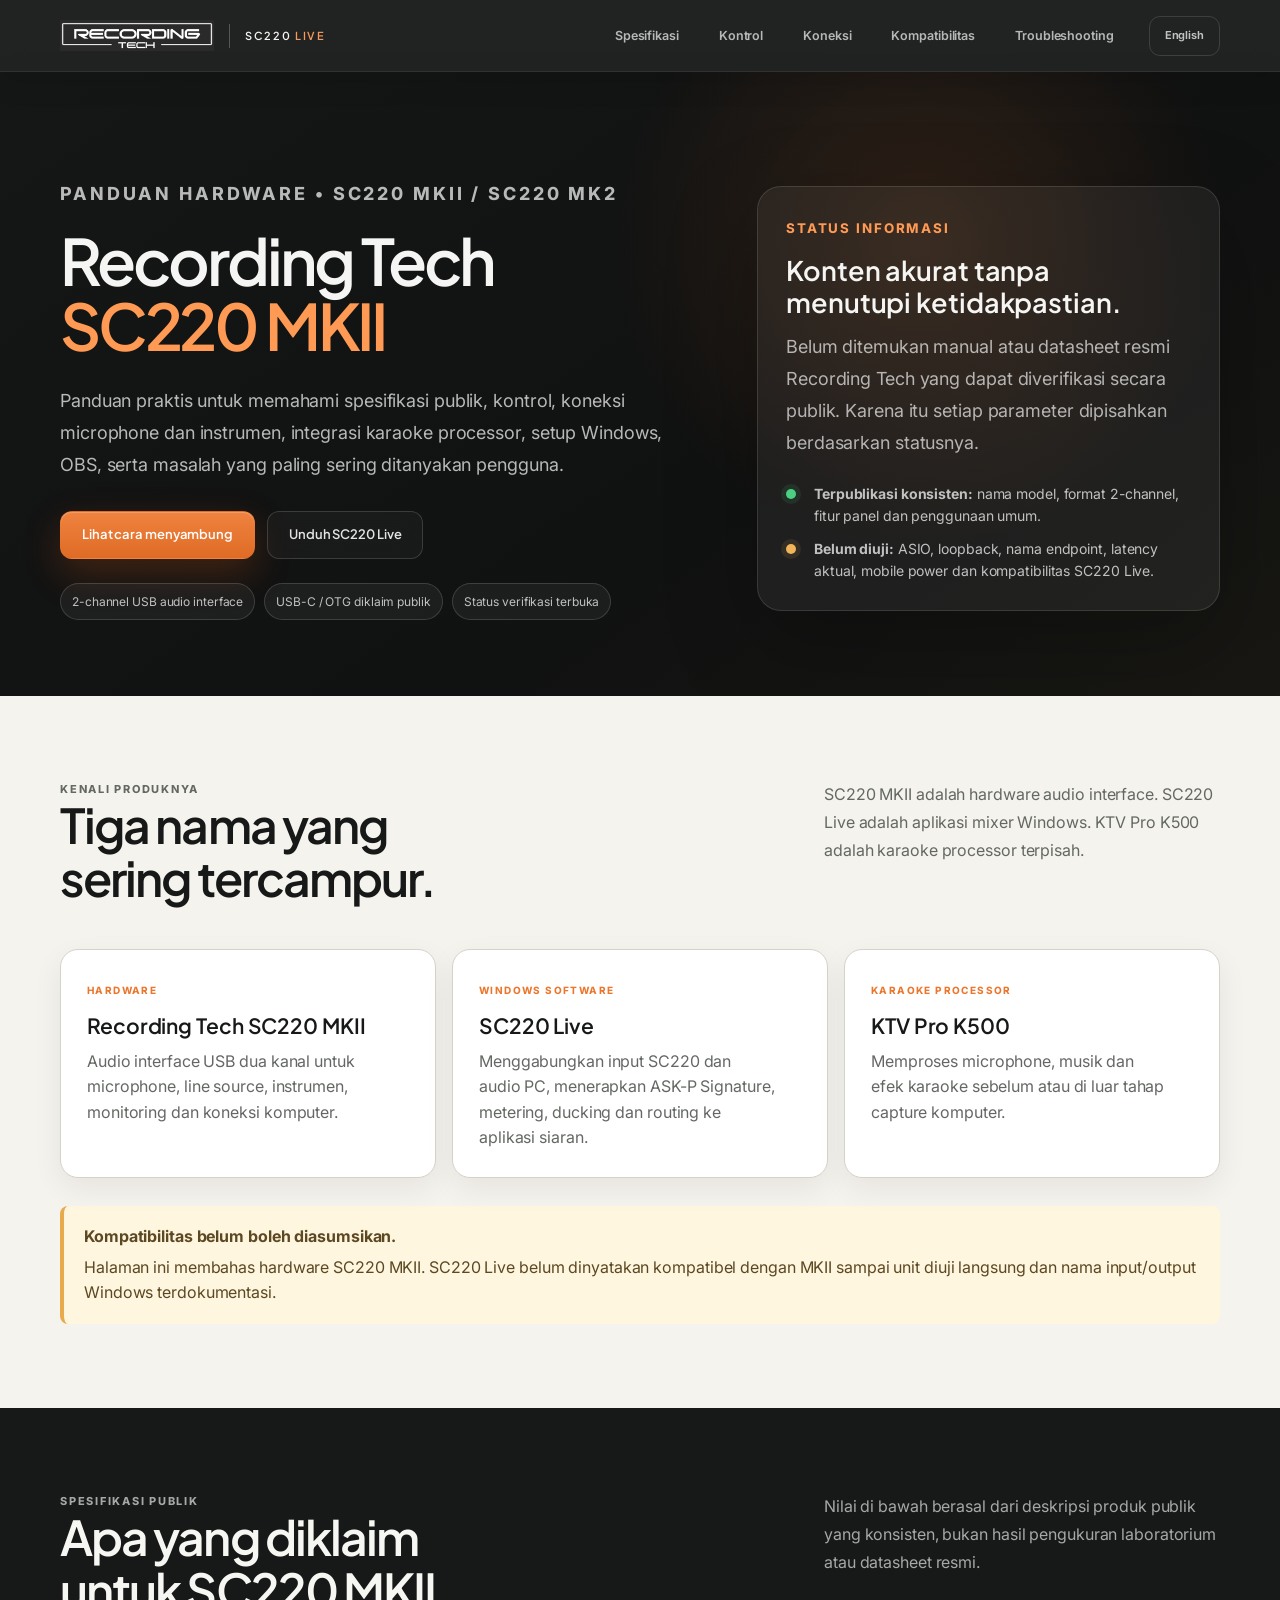
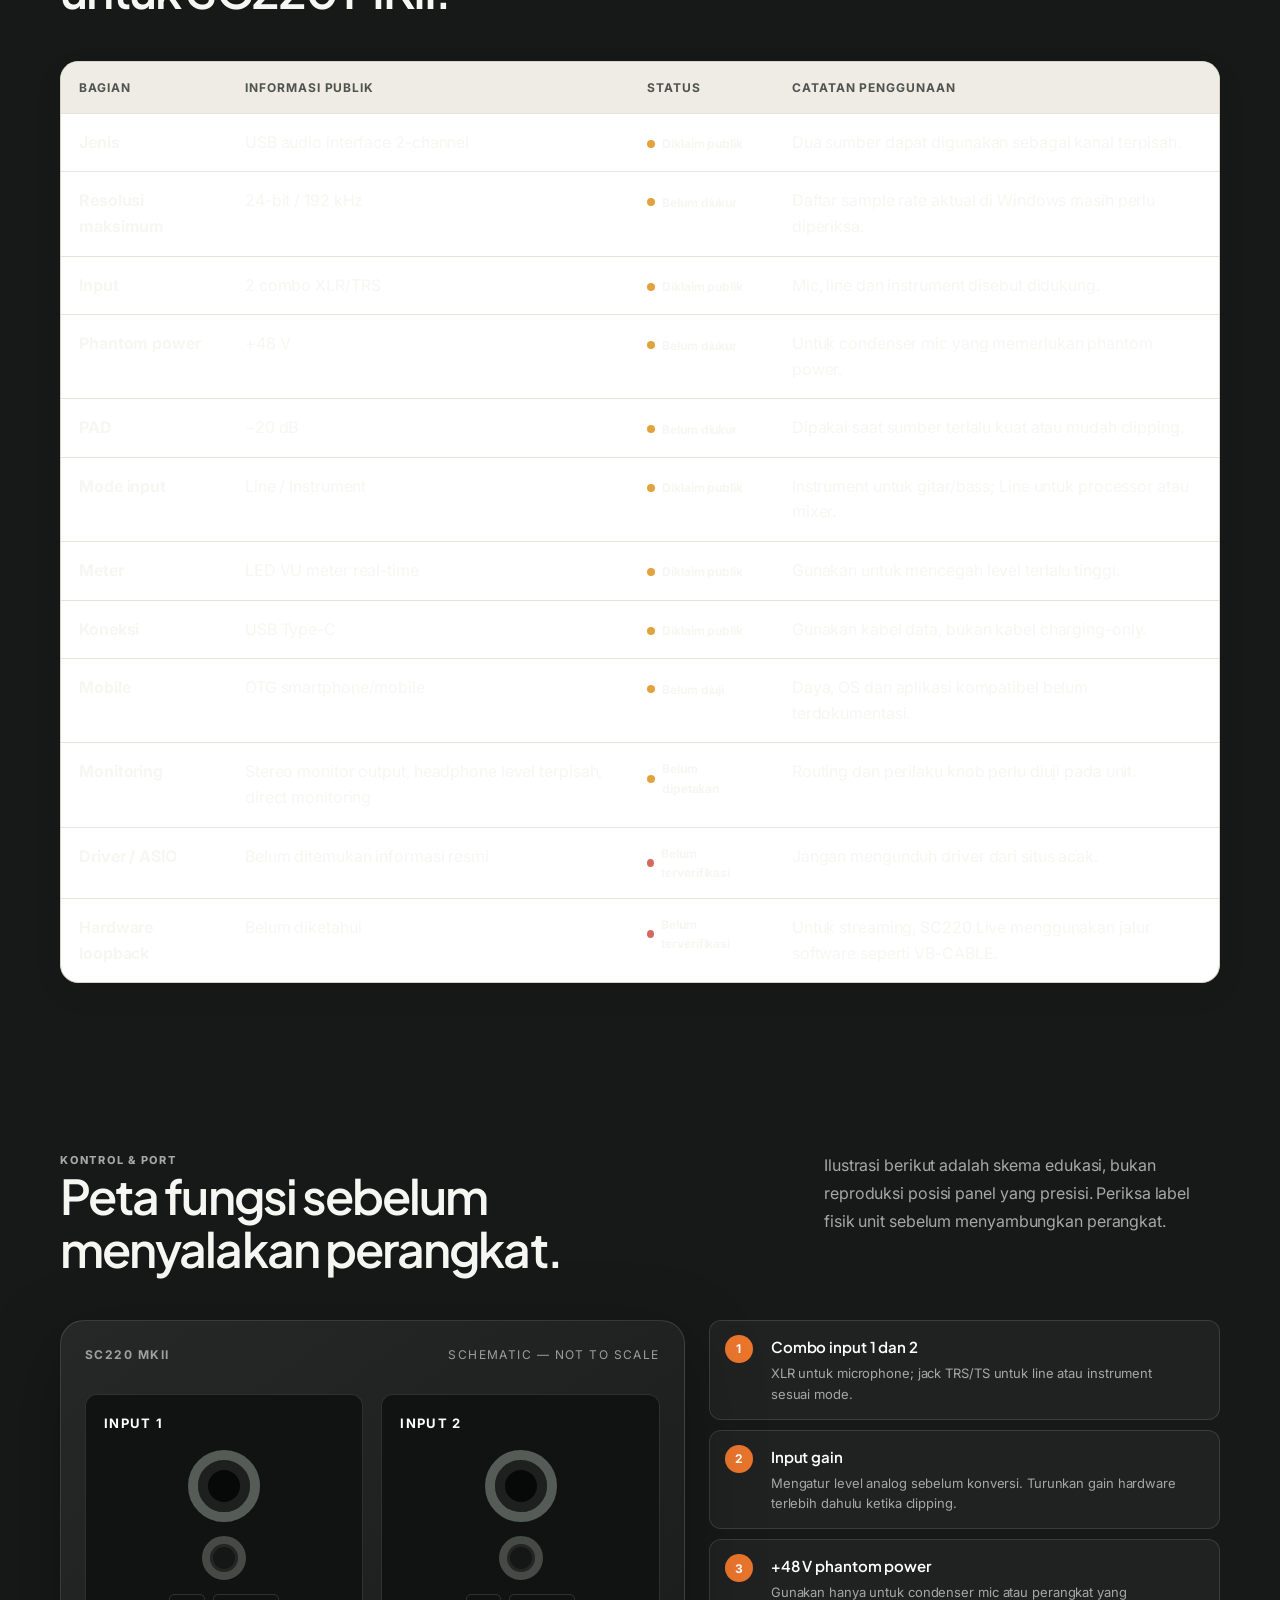
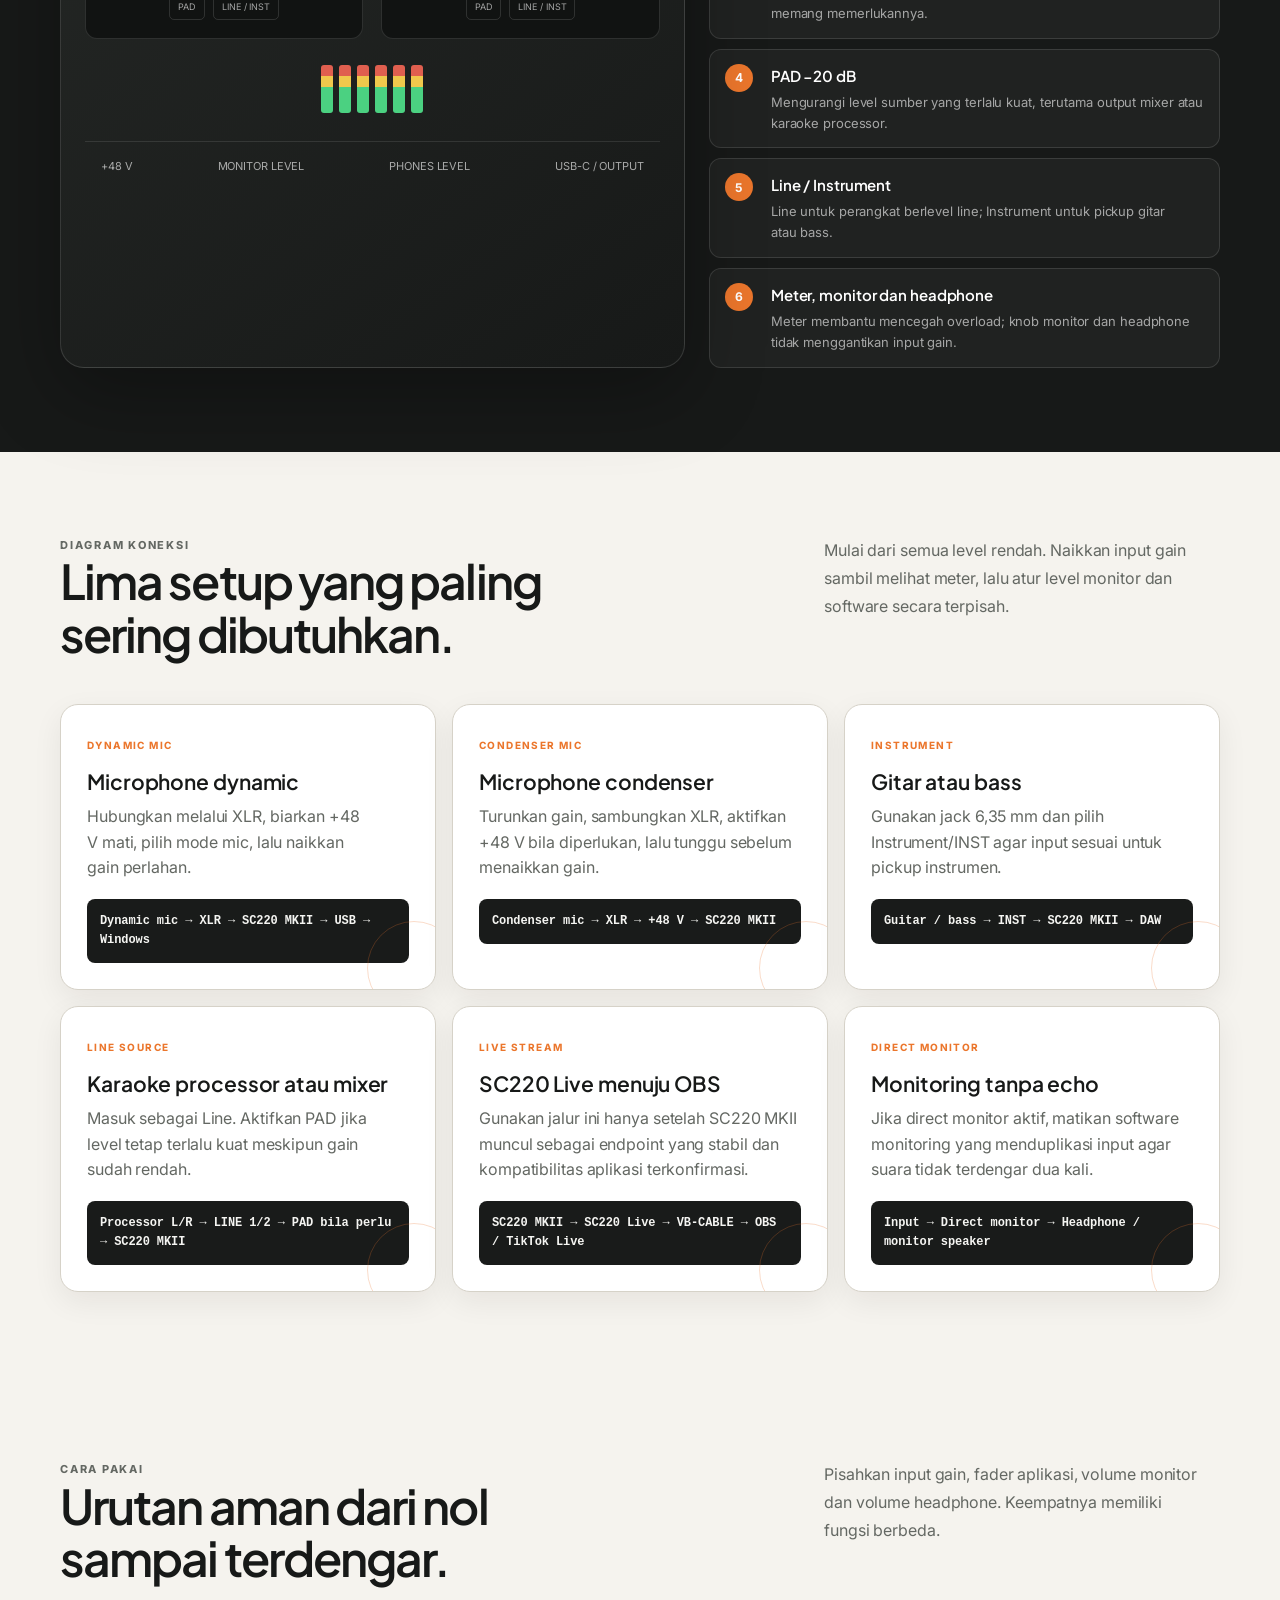
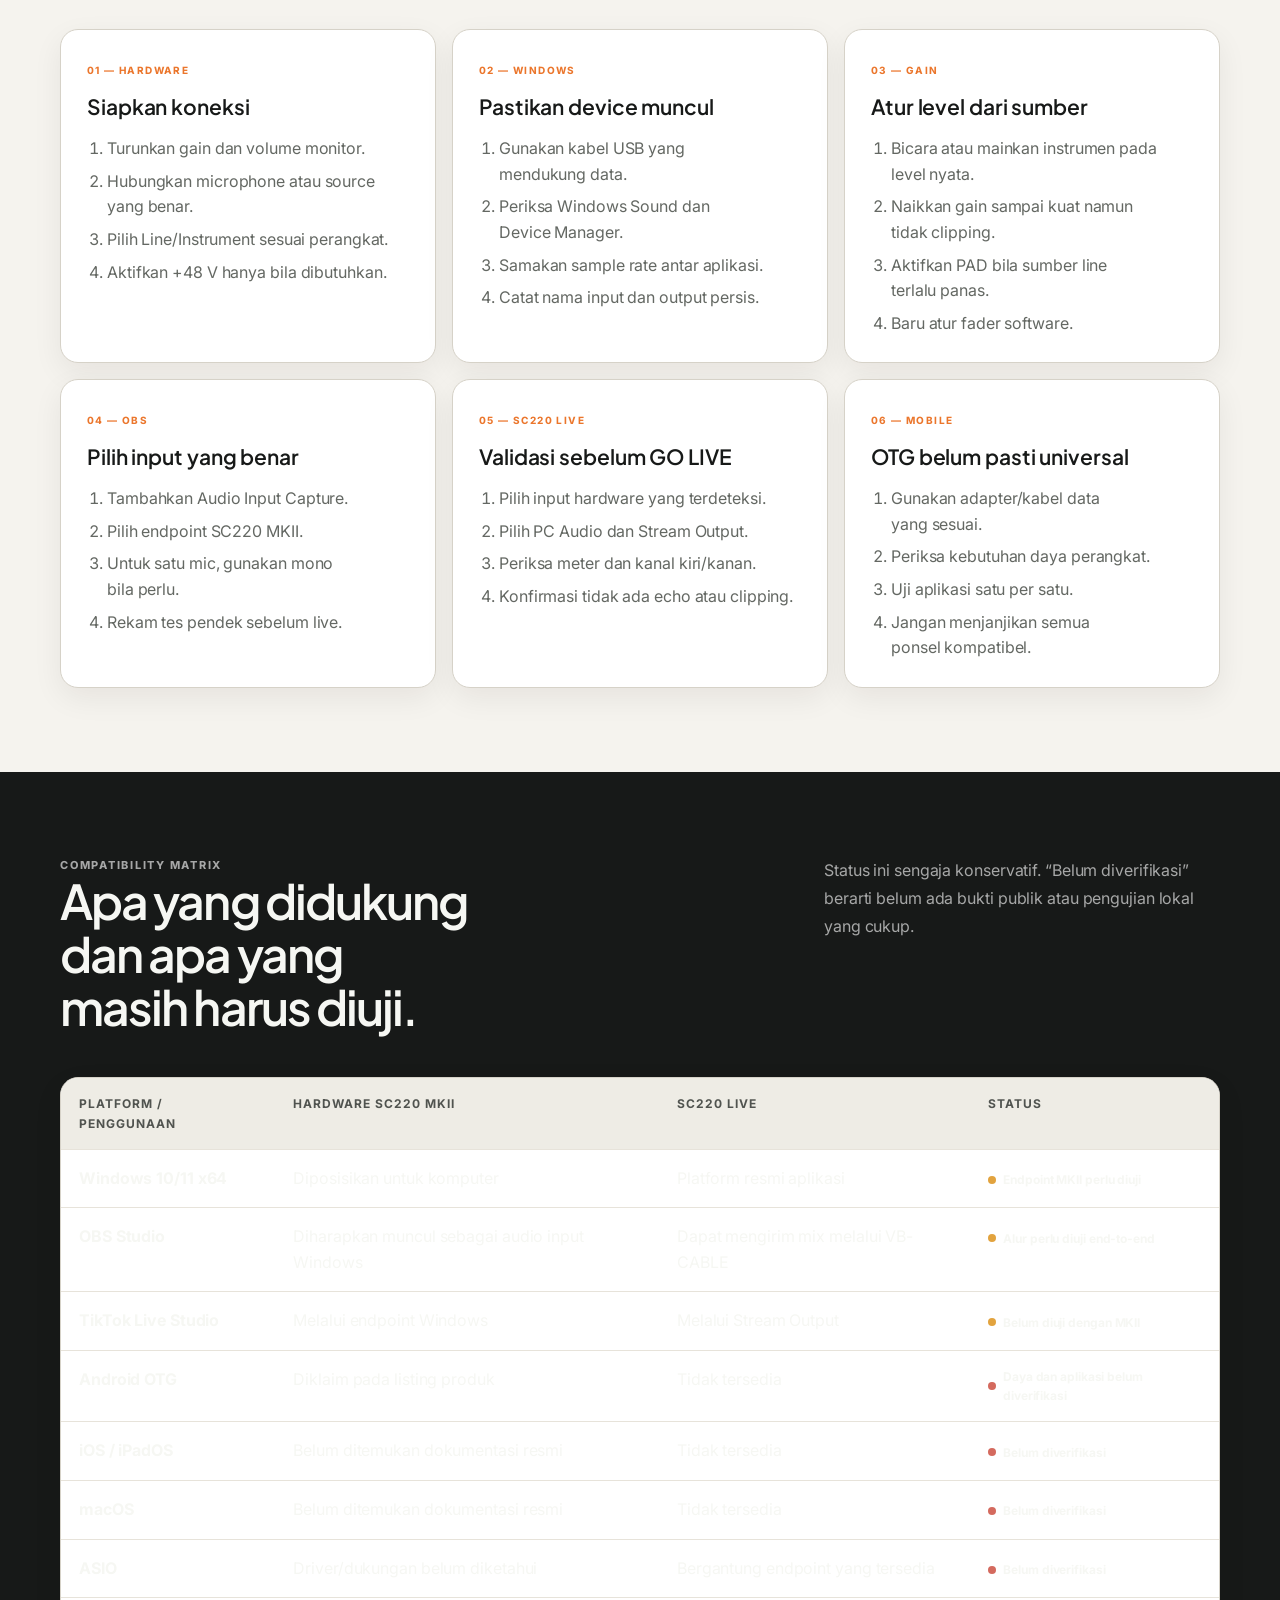
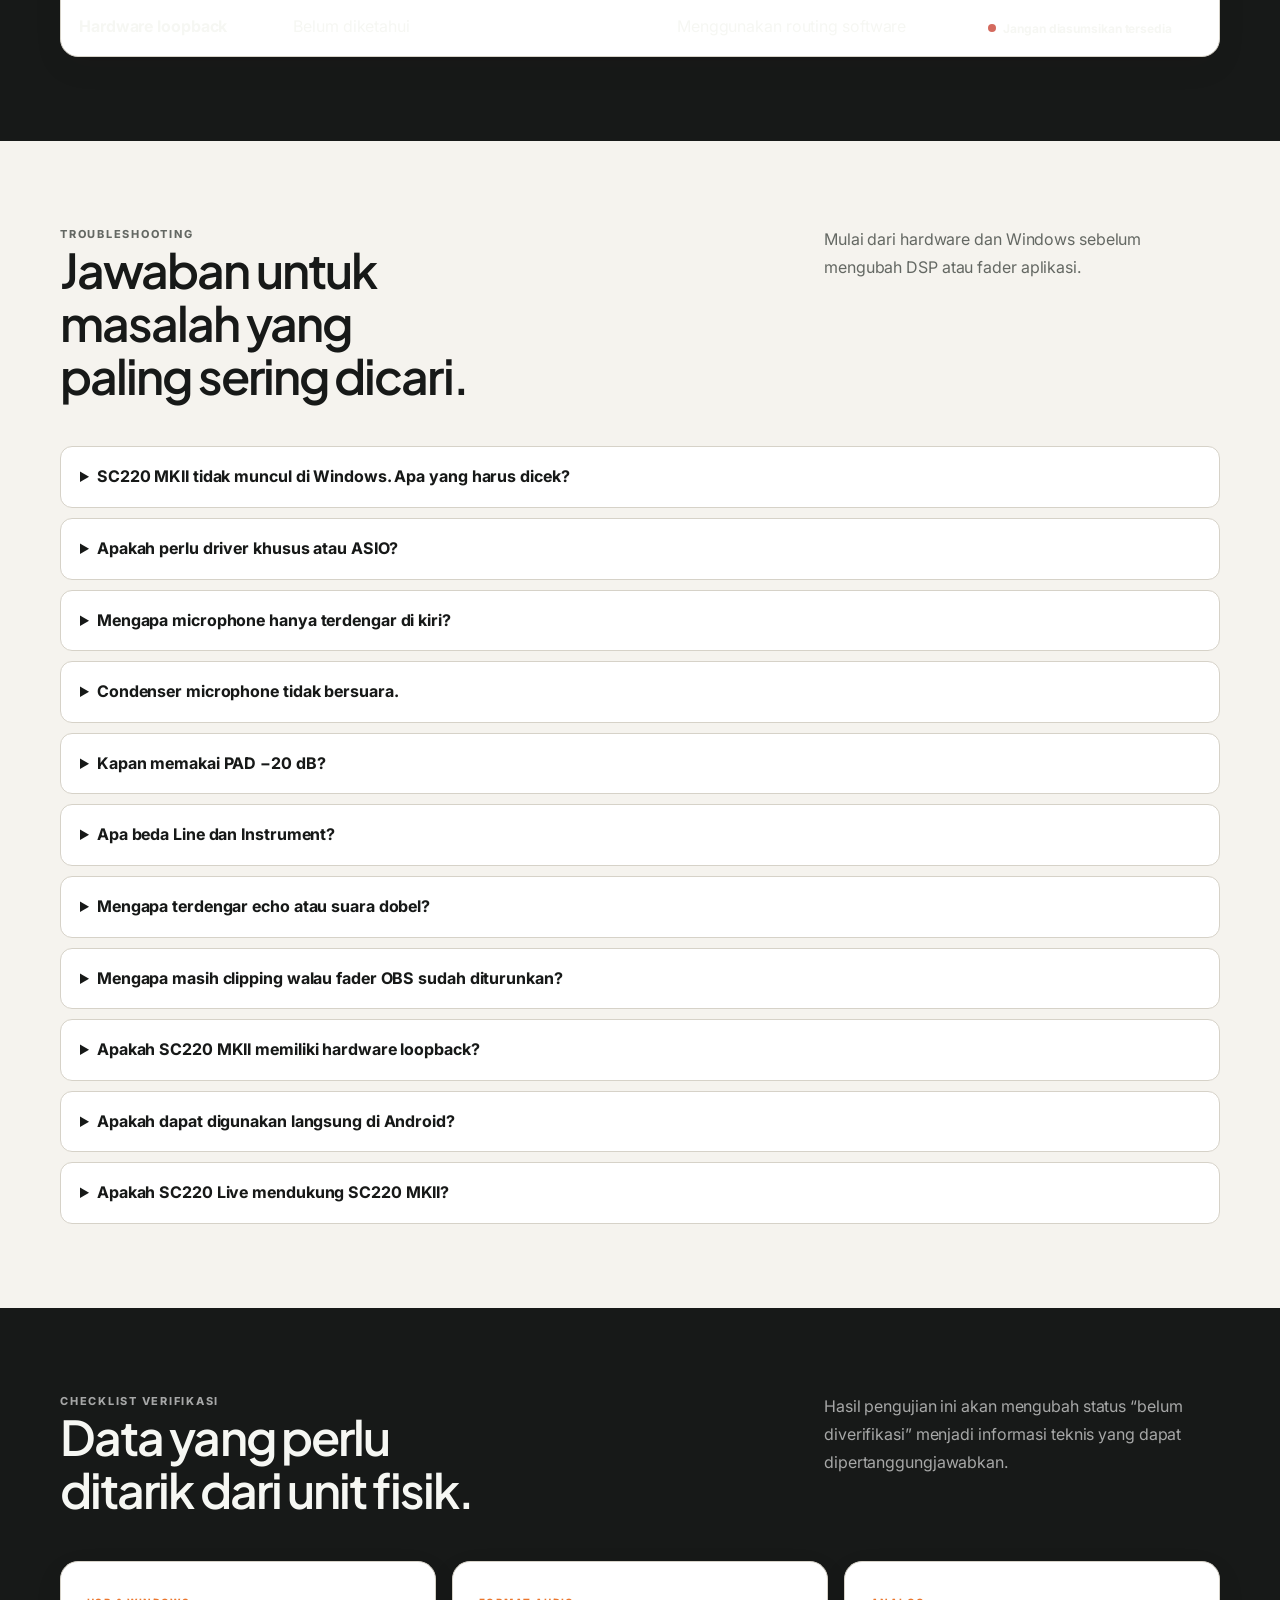
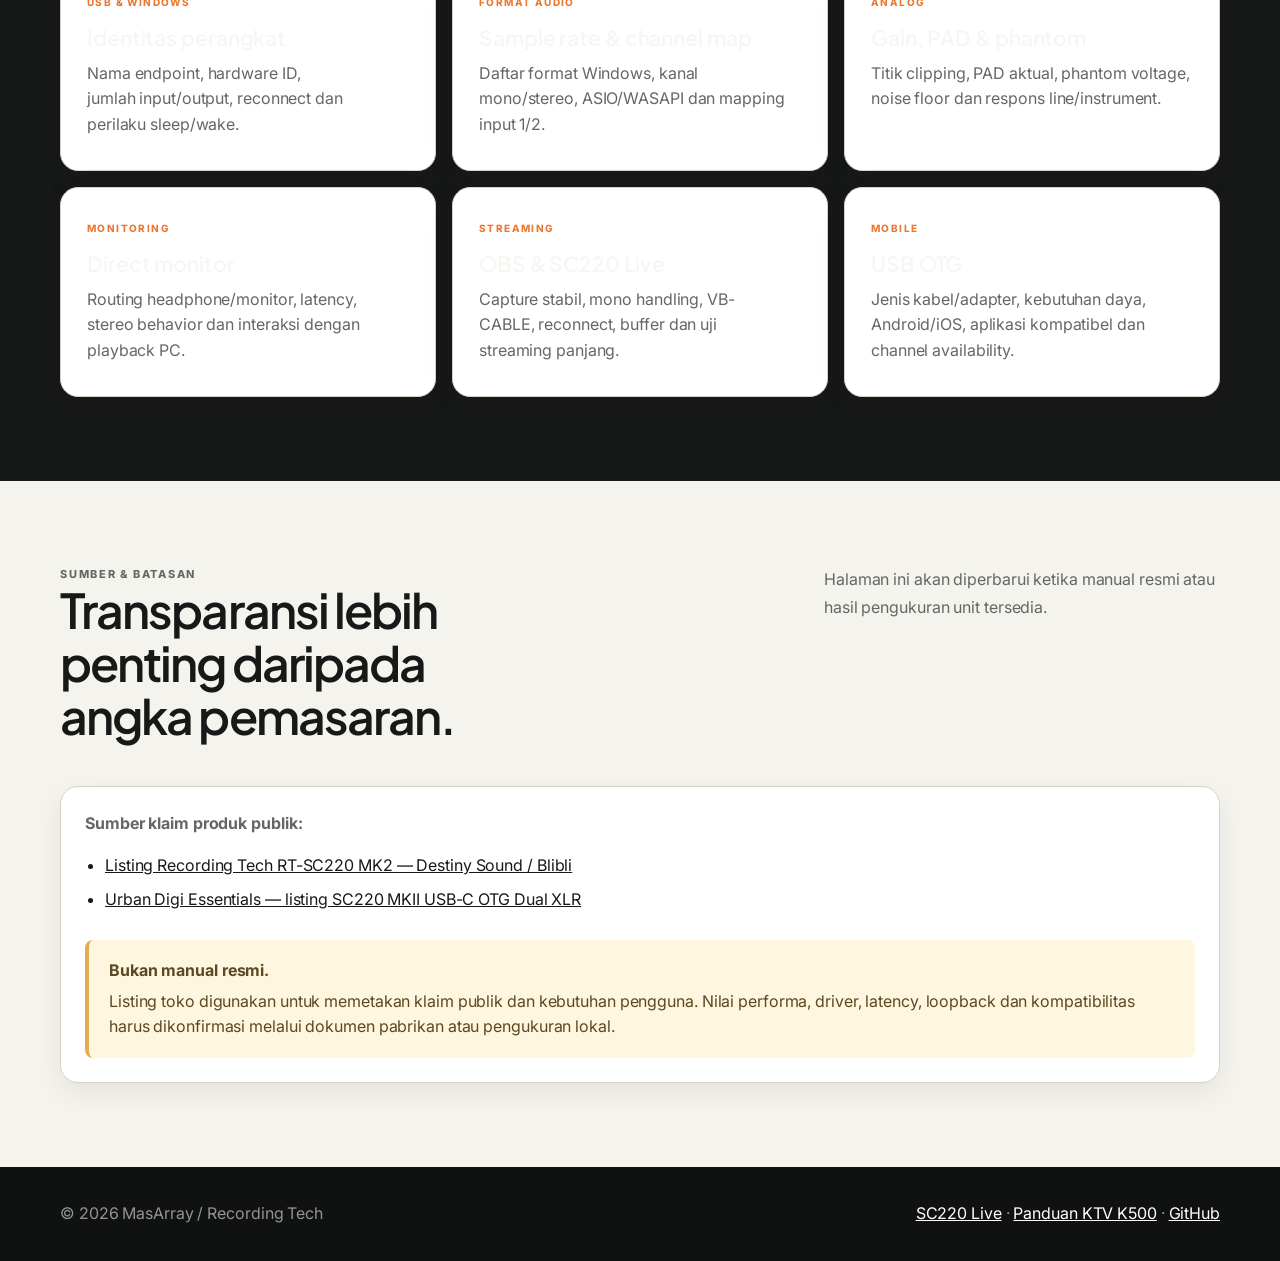
<file: sc220-mkii-audio-interface/index.html>
<!doctype html>
<html lang="id" data-release-source="../latest.json">
<head>
  <meta charset="utf-8">
  <meta name="viewport" content="width=device-width,initial-scale=1">
  <meta name="color-scheme" content="dark light">
  <meta name="theme-color" content="#121313">
  <meta name="robots" content="index,follow,max-image-preview:large,max-snippet:-1,max-video-preview:-1">
  <title>Recording Tech SC220 MKII – Spesifikasi & Cara Setting</title>
  <meta name="description" content="Panduan Recording Tech SC220 MKII: spesifikasi publik, fungsi kontrol, koneksi mic, instrumen dan karaoke processor, setup Windows, OBS, serta troubleshooting.">
  <link rel="canonical" href="https://masarray.github.io/sc220-download/sc220-mkii-audio-interface/">
  <link rel="alternate" hreflang="id" href="https://masarray.github.io/sc220-download/sc220-mkii-audio-interface/">
  <link rel="alternate" hreflang="en" href="https://masarray.github.io/sc220-download/en/sc220-mkii-audio-interface/">
  <link rel="alternate" hreflang="x-default" href="https://masarray.github.io/sc220-download/sc220-mkii-audio-interface/">
  <link rel="icon" href="../favicon.svg" type="image/svg+xml">
  <meta property="og:type" content="article">
  <meta property="og:site_name" content="SC220 Live">
  <meta property="og:url" content="https://masarray.github.io/sc220-download/sc220-mkii-audio-interface/">
  <meta property="og:title" content="Recording Tech SC220 MKII – Spesifikasi & Cara Setting">
  <meta property="og:description" content="Panduan hardware SC220 MKII: kontrol, diagram koneksi, compatibility matrix, setup OBS dan troubleshooting.">
  <meta property="og:image" content="https://masarray.github.io/sc220-download/og-sc220-id.png">
  <meta property="og:image:type" content="image/png">
  <meta property="og:image:width" content="1200">
  <meta property="og:image:height" content="630">
  <meta property="og:image:alt" content="Panduan Recording Tech SC220 MKII audio interface">
  <meta property="og:locale" content="id_ID">
  <meta property="og:locale:alternate" content="en_US">
  <meta name="twitter:card" content="summary_large_image">
  <meta name="twitter:title" content="Recording Tech SC220 MKII – Panduan Lengkap">
  <meta name="twitter:description" content="Spesifikasi, kontrol, koneksi, setup Windows dan troubleshooting SC220 MKII.">
  <meta name="twitter:image" content="https://masarray.github.io/sc220-download/og-sc220-id.png">
  <link rel="stylesheet" href="../styles.css">
  <link rel="stylesheet" href="../seo.css">
  <link rel="stylesheet" href="../sc220-mkii.css">
  <script type="application/ld+json">
  {
    "@context":"https://schema.org",
    "@graph":[
      {
        "@type":"BreadcrumbList",
        "itemListElement":[
          {"@type":"ListItem","position":1,"name":"SC220 Live","item":"https://masarray.github.io/sc220-download/"},
          {"@type":"ListItem","position":2,"name":"Recording Tech SC220 MKII","item":"https://masarray.github.io/sc220-download/sc220-mkii-audio-interface/"}
        ]
      },
      {
        "@type":"TechArticle",
        "headline":"Recording Tech SC220 MKII: spesifikasi, cara setting, dan troubleshooting",
        "description":"Panduan hardware Recording Tech SC220 MKII berdasarkan informasi produk publik dengan status verifikasi yang transparan.",
        "inLanguage":"id-ID",
        "datePublished":"2026-08-06",
        "dateModified":"2026-08-06",
        "mainEntityOfPage":"https://masarray.github.io/sc220-download/sc220-mkii-audio-interface/",
        "author":{"@type":"Organization","name":"MasArray"},
        "publisher":{"@type":"Organization","name":"MasArray / Recording Tech"}
      },
      {
        "@type":"FAQPage",
        "mainEntity":[
          {"@type":"Question","name":"Apakah SC220 MKII memerlukan driver khusus?","acceptedAnswer":{"@type":"Answer","text":"Belum ditemukan halaman driver resmi yang dapat diverifikasi. Periksa dahulu apakah Windows mengenali perangkat dan jangan memasang driver dari sumber tidak resmi."}},
          {"@type":"Question","name":"Mengapa microphone hanya terdengar di kiri?","acceptedAnswer":{"@type":"Answer","text":"Satu microphone adalah sumber mono. Pilih input mono yang benar atau aktifkan opsi mono pada OBS atau software recording."}},
          {"@type":"Question","name":"Kapan +48 V digunakan?","acceptedAnswer":{"@type":"Answer","text":"Gunakan phantom power hanya untuk microphone condenser atau perangkat yang memang memerlukannya. Turunkan gain dan matikan +48 V sebelum menyambung atau melepas microphone."}},
          {"@type":"Question","name":"Apakah SC220 Live sudah dipastikan kompatibel dengan SC220 MKII?","acceptedAnswer":{"@type":"Answer","text":"Belum. Persyaratan publik saat ini menyebut Recording Tech SC220, sedangkan kompatibilitas model MKII masih membutuhkan pengujian langsung dan dokumentasi nama endpoint Windows."}}
        ]
      }
    ]
  }
  </script>
</head>
<body class="guide-page" data-page="sc220-mkii">
<a class="skip-link" href="#content">Lewati ke isi utama</a>
<header class="site-header" data-header>
  <div class="nav-shell">
    <a class="brand" href="../" aria-label="SC220 Live">
      <img src="../recording-tech-logo.png" width="190" height="51" alt="Recording Tech">
      <span class="brand-divider" aria-hidden="true"></span><span class="brand-product">SC220 <b>LIVE</b></span>
    </a>
    <nav class="guide-nav" aria-label="Navigasi panduan">
      <a href="#spesifikasi">Spesifikasi</a><a href="#kontrol">Kontrol</a><a href="#koneksi">Koneksi</a><a href="#kompatibilitas">Kompatibilitas</a><a href="#troubleshooting">Troubleshooting</a>
    </nav>
    <a class="header-download" href="../en/sc220-mkii-audio-interface/" lang="en">English</a>
  </div>
</header>
<main id="content">
<section class="guide-hero">
  <div class="guide-shell guide-hero-grid">
    <div>
      <p class="guide-eyebrow">PANDUAN HARDWARE • SC220 MKII / SC220 MK2</p>
      <h1>Recording Tech<br><span>SC220 MKII</span></h1>
      <p class="guide-lead">Panduan praktis untuk memahami spesifikasi publik, kontrol, koneksi microphone dan instrumen, integrasi karaoke processor, setup Windows, OBS, serta masalah yang paling sering ditanyakan pengguna.</p>
      <div class="guide-actions">
        <a class="button button-primary" href="#koneksi">Lihat cara menyambung</a>
        <a class="button button-secondary" href="../#download">Unduh SC220 Live</a>
      </div>
      <div class="guide-badge-row"><span class="guide-badge">2-channel USB audio interface</span><span class="guide-badge">USB-C / OTG diklaim publik</span><span class="guide-badge">Status verifikasi terbuka</span></div>
    </div>
    <aside class="guide-status-card">
      <small>STATUS INFORMASI</small>
      <h2>Konten akurat tanpa menutupi ketidakpastian.</h2>
      <p>Belum ditemukan manual atau datasheet resmi Recording Tech yang dapat diverifikasi secara publik. Karena itu setiap parameter dipisahkan berdasarkan statusnya.</p>
      <ul class="status-list">
        <li><span class="status-dot green"></span><span><strong>Terpublikasi konsisten:</strong> nama model, format 2-channel, fitur panel dan penggunaan umum.</span></li>
        <li><span class="status-dot"></span><span><strong>Belum diuji:</strong> ASIO, loopback, nama endpoint, latency aktual, mobile power dan kompatibilitas SC220 Live.</span></li>
      </ul>
    </aside>
  </div>
</section>
<section class="guide-section">
  <div class="guide-shell">
    <div class="guide-heading"><div><p class="guide-kicker">KENALI PRODUKNYA</p><h2>Tiga nama yang sering tercampur.</h2></div><p>SC220 MKII adalah hardware audio interface. SC220 Live adalah aplikasi mixer Windows. KTV Pro K500 adalah karaoke processor terpisah.</p></div>
    <div class="identity-grid">
      <article class="identity-card"><small>HARDWARE</small><h3>Recording Tech SC220 MKII</h3><p>Audio interface USB dua kanal untuk microphone, line source, instrumen, monitoring dan koneksi komputer.</p></article>
      <article class="identity-card"><small>WINDOWS SOFTWARE</small><h3>SC220 Live</h3><p>Menggabungkan input SC220 dan audio PC, menerapkan ASK-P Signature, metering, ducking dan routing ke aplikasi siaran.</p></article>
      <article class="identity-card"><small>KARAOKE PROCESSOR</small><h3>KTV Pro K500</h3><p>Memproses microphone, musik dan efek karaoke sebelum atau di luar tahap capture komputer.</p></article>
    </div>
    <div class="notice"><strong>Kompatibilitas belum boleh diasumsikan.</strong> Halaman ini membahas hardware SC220 MKII. SC220 Live belum dinyatakan kompatibel dengan MKII sampai unit diuji langsung dan nama input/output Windows terdokumentasi.</div>
  </div>
</section>
<section class="guide-section dark" id="spesifikasi">
  <div class="guide-shell">
    <div class="guide-heading"><div><p class="guide-kicker">SPESIFIKASI PUBLIK</p><h2>Apa yang diklaim untuk SC220 MKII.</h2></div><p>Nilai di bawah berasal dari deskripsi produk publik yang konsisten, bukan hasil pengukuran laboratorium atau datasheet resmi.</p></div>
    <div class="spec-wrap">
      <table class="spec-table">
        <thead><tr><th>Bagian</th><th>Informasi publik</th><th>Status</th><th>Catatan penggunaan</th></tr></thead>
        <tbody>
          <tr><td>Jenis</td><td>USB audio interface 2-channel</td><td><span class="state">Diklaim publik</span></td><td>Dua sumber dapat digunakan sebagai kanal terpisah.</td></tr>
          <tr><td>Resolusi maksimum</td><td>24-bit / 192 kHz</td><td><span class="state">Belum diukur</span></td><td>Daftar sample rate aktual di Windows masih perlu diperiksa.</td></tr>
          <tr><td>Input</td><td>2 combo XLR/TRS</td><td><span class="state">Diklaim publik</span></td><td>Mic, line dan instrument disebut didukung.</td></tr>
          <tr><td>Phantom power</td><td>+48 V</td><td><span class="state">Belum diukur</span></td><td>Untuk condenser mic yang memerlukan phantom power.</td></tr>
          <tr><td>PAD</td><td>−20 dB</td><td><span class="state">Belum diukur</span></td><td>Dipakai saat sumber terlalu kuat atau mudah clipping.</td></tr>
          <tr><td>Mode input</td><td>Line / Instrument</td><td><span class="state">Diklaim publik</span></td><td>Instrument untuk gitar/bass; Line untuk processor atau mixer.</td></tr>
          <tr><td>Meter</td><td>LED VU meter real-time</td><td><span class="state">Diklaim publik</span></td><td>Gunakan untuk mencegah level terlalu tinggi.</td></tr>
          <tr><td>Koneksi</td><td>USB Type-C</td><td><span class="state">Diklaim publik</span></td><td>Gunakan kabel data, bukan kabel charging-only.</td></tr>
          <tr><td>Mobile</td><td>OTG smartphone/mobile</td><td><span class="state">Belum diuji</span></td><td>Daya, OS dan aplikasi kompatibel belum terdokumentasi.</td></tr>
          <tr><td>Monitoring</td><td>Stereo monitor output, headphone level terpisah, direct monitoring</td><td><span class="state">Belum dipetakan</span></td><td>Routing dan perilaku knob perlu diuji pada unit.</td></tr>
          <tr><td>Driver / ASIO</td><td>Belum ditemukan informasi resmi</td><td><span class="state blocked">Belum terverifikasi</span></td><td>Jangan mengunduh driver dari situs acak.</td></tr>
          <tr><td>Hardware loopback</td><td>Belum diketahui</td><td><span class="state blocked">Belum terverifikasi</span></td><td>Untuk streaming, SC220 Live menggunakan jalur software seperti VB-CABLE.</td></tr>
        </tbody>
      </table>
    </div>
  </div>
</section>
<section class="guide-section dark" id="kontrol">
  <div class="guide-shell">
    <div class="guide-heading"><div><p class="guide-kicker">KONTROL & PORT</p><h2>Peta fungsi sebelum menyalakan perangkat.</h2></div><p>Ilustrasi berikut adalah skema edukasi, bukan reproduksi posisi panel yang presisi. Periksa label fisik unit sebelum menyambungkan perangkat.</p></div>
    <div class="control-layout">
      <div class="panel-schematic" aria-label="Skema panel SC220 MKII">
        <div class="panel-title"><strong>SC220 MKII</strong><span>SCHEMATIC — NOT TO SCALE</span></div>
        <div class="panel-face">
          <div class="channel-box"><h4>INPUT 1</h4><div class="jack"></div><div class="knob-row"><span class="knob"></span></div><div class="switch-row"><span>PAD</span><span>LINE / INST</span></div></div>
          <div class="channel-box"><h4>INPUT 2</h4><div class="jack"></div><div class="knob-row"><span class="knob"></span></div><div class="switch-row"><span>PAD</span><span>LINE / INST</span></div></div>
        </div>
        <div class="meter-strip" aria-hidden="true"><i></i><i></i><i></i><i></i><i></i><i></i></div>
        <div class="port-row"><span>+48 V</span><span>MONITOR LEVEL</span><span>PHONES LEVEL</span><span>USB-C / OUTPUT</span></div>
      </div>
      <div class="control-list">
        <article class="control-item"><b>1</b><div><h3>Combo input 1 dan 2</h3><p>XLR untuk microphone; jack TRS/TS untuk line atau instrument sesuai mode.</p></div></article>
        <article class="control-item"><b>2</b><div><h3>Input gain</h3><p>Mengatur level analog sebelum konversi. Turunkan gain hardware terlebih dahulu ketika clipping.</p></div></article>
        <article class="control-item"><b>3</b><div><h3>+48 V phantom power</h3><p>Gunakan hanya untuk condenser mic atau perangkat yang memang memerlukannya.</p></div></article>
        <article class="control-item"><b>4</b><div><h3>PAD −20 dB</h3><p>Mengurangi level sumber yang terlalu kuat, terutama output mixer atau karaoke processor.</p></div></article>
        <article class="control-item"><b>5</b><div><h3>Line / Instrument</h3><p>Line untuk perangkat berlevel line; Instrument untuk pickup gitar atau bass.</p></div></article>
        <article class="control-item"><b>6</b><div><h3>Meter, monitor dan headphone</h3><p>Meter membantu mencegah overload; knob monitor dan headphone tidak menggantikan input gain.</p></div></article>
      </div>
    </div>
  </div>
</section>
<section class="guide-section" id="koneksi">
  <div class="guide-shell">
    <div class="guide-heading"><div><p class="guide-kicker">DIAGRAM KONEKSI</p><h2>Lima setup yang paling sering dibutuhkan.</h2></div><p>Mulai dari semua level rendah. Naikkan input gain sambil melihat meter, lalu atur level monitor dan software secara terpisah.</p></div>
    <div class="connection-grid">
      <article class="connection-card"><small>DYNAMIC MIC</small><h3>Microphone dynamic</h3><p>Hubungkan melalui XLR, biarkan +48 V mati, pilih mode mic, lalu naikkan gain perlahan.</p><code>Dynamic mic → XLR → SC220 MKII → USB → Windows</code></article>
      <article class="connection-card"><small>CONDENSER MIC</small><h3>Microphone condenser</h3><p>Turunkan gain, sambungkan XLR, aktifkan +48 V bila diperlukan, lalu tunggu sebelum menaikkan gain.</p><code>Condenser mic → XLR → +48 V → SC220 MKII</code></article>
      <article class="connection-card"><small>INSTRUMENT</small><h3>Gitar atau bass</h3><p>Gunakan jack 6,35 mm dan pilih Instrument/INST agar input sesuai untuk pickup instrumen.</p><code>Guitar / bass → INST → SC220 MKII → DAW</code></article>
      <article class="connection-card"><small>LINE SOURCE</small><h3>Karaoke processor atau mixer</h3><p>Masuk sebagai Line. Aktifkan PAD jika level tetap terlalu kuat meskipun gain sudah rendah.</p><code>Processor L/R → LINE 1/2 → PAD bila perlu → SC220 MKII</code></article>
      <article class="connection-card"><small>LIVE STREAM</small><h3>SC220 Live menuju OBS</h3><p>Gunakan jalur ini hanya setelah SC220 MKII muncul sebagai endpoint yang stabil dan kompatibilitas aplikasi terkonfirmasi.</p><code>SC220 MKII → SC220 Live → VB-CABLE → OBS / TikTok Live</code></article>
      <article class="connection-card"><small>DIRECT MONITOR</small><h3>Monitoring tanpa echo</h3><p>Jika direct monitor aktif, matikan software monitoring yang menduplikasi input agar suara tidak terdengar dua kali.</p><code>Input → Direct monitor → Headphone / monitor speaker</code></article>
    </div>
  </div>
</section>
<section class="guide-section" id="cara-pakai">
  <div class="guide-shell">
    <div class="guide-heading"><div><p class="guide-kicker">CARA PAKAI</p><h2>Urutan aman dari nol sampai terdengar.</h2></div><p>Pisahkan input gain, fader aplikasi, volume monitor dan volume headphone. Keempatnya memiliki fungsi berbeda.</p></div>
    <div class="usage-grid">
      <article class="usage-card"><small>01 — HARDWARE</small><h3>Siapkan koneksi</h3><ol><li>Turunkan gain dan volume monitor.</li><li>Hubungkan microphone atau source yang benar.</li><li>Pilih Line/Instrument sesuai perangkat.</li><li>Aktifkan +48 V hanya bila dibutuhkan.</li></ol></article>
      <article class="usage-card"><small>02 — WINDOWS</small><h3>Pastikan device muncul</h3><ol><li>Gunakan kabel USB yang mendukung data.</li><li>Periksa Windows Sound dan Device Manager.</li><li>Samakan sample rate antar aplikasi.</li><li>Catat nama input dan output persis.</li></ol></article>
      <article class="usage-card"><small>03 — GAIN</small><h3>Atur level dari sumber</h3><ol><li>Bicara atau mainkan instrumen pada level nyata.</li><li>Naikkan gain sampai kuat namun tidak clipping.</li><li>Aktifkan PAD bila sumber line terlalu panas.</li><li>Baru atur fader software.</li></ol></article>
      <article class="usage-card"><small>04 — OBS</small><h3>Pilih input yang benar</h3><ol><li>Tambahkan Audio Input Capture.</li><li>Pilih endpoint SC220 MKII.</li><li>Untuk satu mic, gunakan mono bila perlu.</li><li>Rekam tes pendek sebelum live.</li></ol></article>
      <article class="usage-card"><small>05 — SC220 LIVE</small><h3>Validasi sebelum GO LIVE</h3><ol><li>Pilih input hardware yang terdeteksi.</li><li>Pilih PC Audio dan Stream Output.</li><li>Periksa meter dan kanal kiri/kanan.</li><li>Konfirmasi tidak ada echo atau clipping.</li></ol></article>
      <article class="usage-card"><small>06 — MOBILE</small><h3>OTG belum pasti universal</h3><ol><li>Gunakan adapter/kabel data yang sesuai.</li><li>Periksa kebutuhan daya perangkat.</li><li>Uji aplikasi satu per satu.</li><li>Jangan menjanjikan semua ponsel kompatibel.</li></ol></article>
    </div>
  </div>
</section>
<section class="guide-section dark" id="kompatibilitas">
  <div class="guide-shell">
    <div class="guide-heading"><div><p class="guide-kicker">COMPATIBILITY MATRIX</p><h2>Apa yang didukung dan apa yang masih harus diuji.</h2></div><p>Status ini sengaja konservatif. “Belum diverifikasi” berarti belum ada bukti publik atau pengujian lokal yang cukup.</p></div>
    <div class="matrix-wrap">
      <table class="matrix-table">
        <thead><tr><th>Platform / penggunaan</th><th>Hardware SC220 MKII</th><th>SC220 Live</th><th>Status</th></tr></thead>
        <tbody>
          <tr><td>Windows 10/11 x64</td><td>Diposisikan untuk komputer</td><td>Platform resmi aplikasi</td><td><span class="state">Endpoint MKII perlu diuji</span></td></tr>
          <tr><td>OBS Studio</td><td>Diharapkan muncul sebagai audio input Windows</td><td>Dapat mengirim mix melalui VB-CABLE</td><td><span class="state">Alur perlu diuji end-to-end</span></td></tr>
          <tr><td>TikTok Live Studio</td><td>Melalui endpoint Windows</td><td>Melalui Stream Output</td><td><span class="state">Belum diuji dengan MKII</span></td></tr>
          <tr><td>Android OTG</td><td>Diklaim pada listing produk</td><td>Tidak tersedia</td><td><span class="state blocked">Daya dan aplikasi belum diverifikasi</span></td></tr>
          <tr><td>iOS / iPadOS</td><td>Belum ditemukan dokumentasi resmi</td><td>Tidak tersedia</td><td><span class="state blocked">Belum diverifikasi</span></td></tr>
          <tr><td>macOS</td><td>Belum ditemukan dokumentasi resmi</td><td>Tidak tersedia</td><td><span class="state blocked">Belum diverifikasi</span></td></tr>
          <tr><td>ASIO</td><td>Driver/dukungan belum diketahui</td><td>Bergantung endpoint yang tersedia</td><td><span class="state blocked">Belum diverifikasi</span></td></tr>
          <tr><td>Hardware loopback</td><td>Belum diketahui</td><td>Menggunakan routing software</td><td><span class="state blocked">Jangan diasumsikan tersedia</span></td></tr>
        </tbody>
      </table>
    </div>
  </div>
</section>
<section class="guide-section" id="troubleshooting">
  <div class="guide-shell">
    <div class="guide-heading"><div><p class="guide-kicker">TROUBLESHOOTING</p><h2>Jawaban untuk masalah yang paling sering dicari.</h2></div><p>Mulai dari hardware dan Windows sebelum mengubah DSP atau fader aplikasi.</p></div>
    <div class="faq-list">
      <details><summary>SC220 MKII tidak muncul di Windows. Apa yang harus dicek?</summary><p>Gunakan kabel USB yang mendukung data, coba port USB lain tanpa hub, nyalakan ulang perangkat, lalu periksa Windows Sound dan Device Manager. Catat hardware ID bila perangkat muncul sebagai unknown device.</p></details>
      <details><summary>Apakah perlu driver khusus atau ASIO?</summary><p>Belum ditemukan halaman driver resmi yang dapat diverifikasi. Jangan menginstal driver dari situs acak. Dokumentasikan dahulu nama device dan format yang tersedia di Windows.</p></details>
      <details><summary>Mengapa microphone hanya terdengar di kiri?</summary><p>Satu microphone adalah sumber mono pada satu input. Pilih kanal mono yang sesuai atau aktifkan opsi mono pada OBS/DAW agar suara berada di tengah.</p></details>
      <details><summary>Condenser microphone tidak bersuara.</summary><p>Pastikan menggunakan kabel XLR, microphone memang memerlukan phantom power, +48 V aktif, input gain cukup, dan kabel tidak rusak. Turunkan gain sebelum mengaktifkan atau mematikan phantom power.</p></details>
      <details><summary>Kapan memakai PAD −20 dB?</summary><p>Gunakan saat output mixer, karaoke processor atau sumber lain tetap clipping walaupun input gain sudah rendah. PAD bukan pengganti gain staging yang benar.</p></details>
      <details><summary>Apa beda Line dan Instrument?</summary><p>Line digunakan untuk output processor, mixer atau perangkat berlevel line. Instrument/INST digunakan untuk gitar atau bass pasif yang membutuhkan input impedansi tinggi.</p></details>
      <details><summary>Mengapa terdengar echo atau suara dobel?</summary><p>Biasanya direct monitoring dan software monitoring aktif bersamaan. Pilih salah satu jalur monitoring atau atur software agar input tidak dipantulkan dua kali.</p></details>
      <details><summary>Mengapa masih clipping walau fader OBS sudah diturunkan?</summary><p>Clipping dapat terjadi di preamp sebelum audio masuk komputer. Turunkan input gain hardware atau gunakan PAD terlebih dahulu; fader OBS tidak dapat memperbaiki sinyal analog yang sudah terdistorsi.</p></details>
      <details><summary>Apakah SC220 MKII memiliki hardware loopback?</summary><p>Belum terverifikasi. Jangan mengandalkan loopback sampai endpoint dan routing aktual diuji. SC220 Live menyediakan jalur software menuju aplikasi siaran melalui endpoint seperti VB-CABLE.</p></details>
      <details><summary>Apakah dapat digunakan langsung di Android?</summary><p>OTG diklaim pada informasi produk publik, tetapi kompatibilitas ponsel, kebutuhan daya, adapter dan aplikasi belum diuji. Gunakan klaim ini secara hati-hati.</p></details>
      <details><summary>Apakah SC220 Live mendukung SC220 MKII?</summary><p>Belum dipastikan. Pengujian minimum harus mencatat nama endpoint, channel mapping, sample rate, kestabilan capture, output monitoring dan perilaku setelah reconnect.</p></details>
    </div>
  </div>
</section>
<section class="guide-section dark" id="uji-lokal">
  <div class="guide-shell">
    <div class="guide-heading"><div><p class="guide-kicker">CHECKLIST VERIFIKASI</p><h2>Data yang perlu ditarik dari unit fisik.</h2></div><p>Hasil pengujian ini akan mengubah status “belum diverifikasi” menjadi informasi teknis yang dapat dipertanggungjawabkan.</p></div>
    <div class="test-grid">
      <article class="test-card"><small>USB & WINDOWS</small><h3>Identitas perangkat</h3><p>Nama endpoint, hardware ID, jumlah input/output, reconnect dan perilaku sleep/wake.</p></article>
      <article class="test-card"><small>FORMAT AUDIO</small><h3>Sample rate & channel map</h3><p>Daftar format Windows, kanal mono/stereo, ASIO/WASAPI dan mapping input 1/2.</p></article>
      <article class="test-card"><small>ANALOG</small><h3>Gain, PAD & phantom</h3><p>Titik clipping, PAD aktual, phantom voltage, noise floor dan respons line/instrument.</p></article>
      <article class="test-card"><small>MONITORING</small><h3>Direct monitor</h3><p>Routing headphone/monitor, latency, stereo behavior dan interaksi dengan playback PC.</p></article>
      <article class="test-card"><small>STREAMING</small><h3>OBS & SC220 Live</h3><p>Capture stabil, mono handling, VB-CABLE, reconnect, buffer dan uji streaming panjang.</p></article>
      <article class="test-card"><small>MOBILE</small><h3>USB OTG</h3><p>Jenis kabel/adapter, kebutuhan daya, Android/iOS, aplikasi kompatibel dan channel availability.</p></article>
    </div>
  </div>
</section>
<section class="guide-section" id="sumber">
  <div class="guide-shell">
    <div class="guide-heading"><div><p class="guide-kicker">SUMBER & BATASAN</p><h2>Transparansi lebih penting daripada angka pemasaran.</h2></div><p>Halaman ini akan diperbarui ketika manual resmi atau hasil pengukuran unit tersedia.</p></div>
    <div class="source-box">
      <p><strong>Sumber klaim produk publik:</strong></p>
      <ul>
        <li><a href="https://www.blibli.com/p/recording-tech-rt-sc220-mk2-professional-high-fidelity-usb-audio-interface/ps--DES-70770-00816" rel="nofollow noopener">Listing Recording Tech RT-SC220 MK2 — Destiny Sound / Blibli</a></li>
        <li><a href="https://shopee.co.id/urbandigiessentials" rel="nofollow noopener">Urban Digi Essentials — listing SC220 MKII USB-C OTG Dual XLR</a></li>
      </ul>
      <div class="notice"><strong>Bukan manual resmi.</strong> Listing toko digunakan untuk memetakan klaim publik dan kebutuhan pengguna. Nilai performa, driver, latency, loopback dan kompatibilitas harus dikonfirmasi melalui dokumen pabrikan atau pengukuran lokal.</div>
    </div>
  </div>
</section>
</main>
<footer class="guide-footer"><div class="guide-shell"><span>© <span data-year>2026</span> MasArray / Recording Tech</span><span><a href="../">SC220 Live</a> · <a href="../ktv-k500-karaoke-processor/">Panduan KTV K500</a> · <a href="https://github.com/masarray/sc220-download">GitHub</a></span></div></footer>
<script src="../app.js" defer></script>
</body>
</html>
</file>
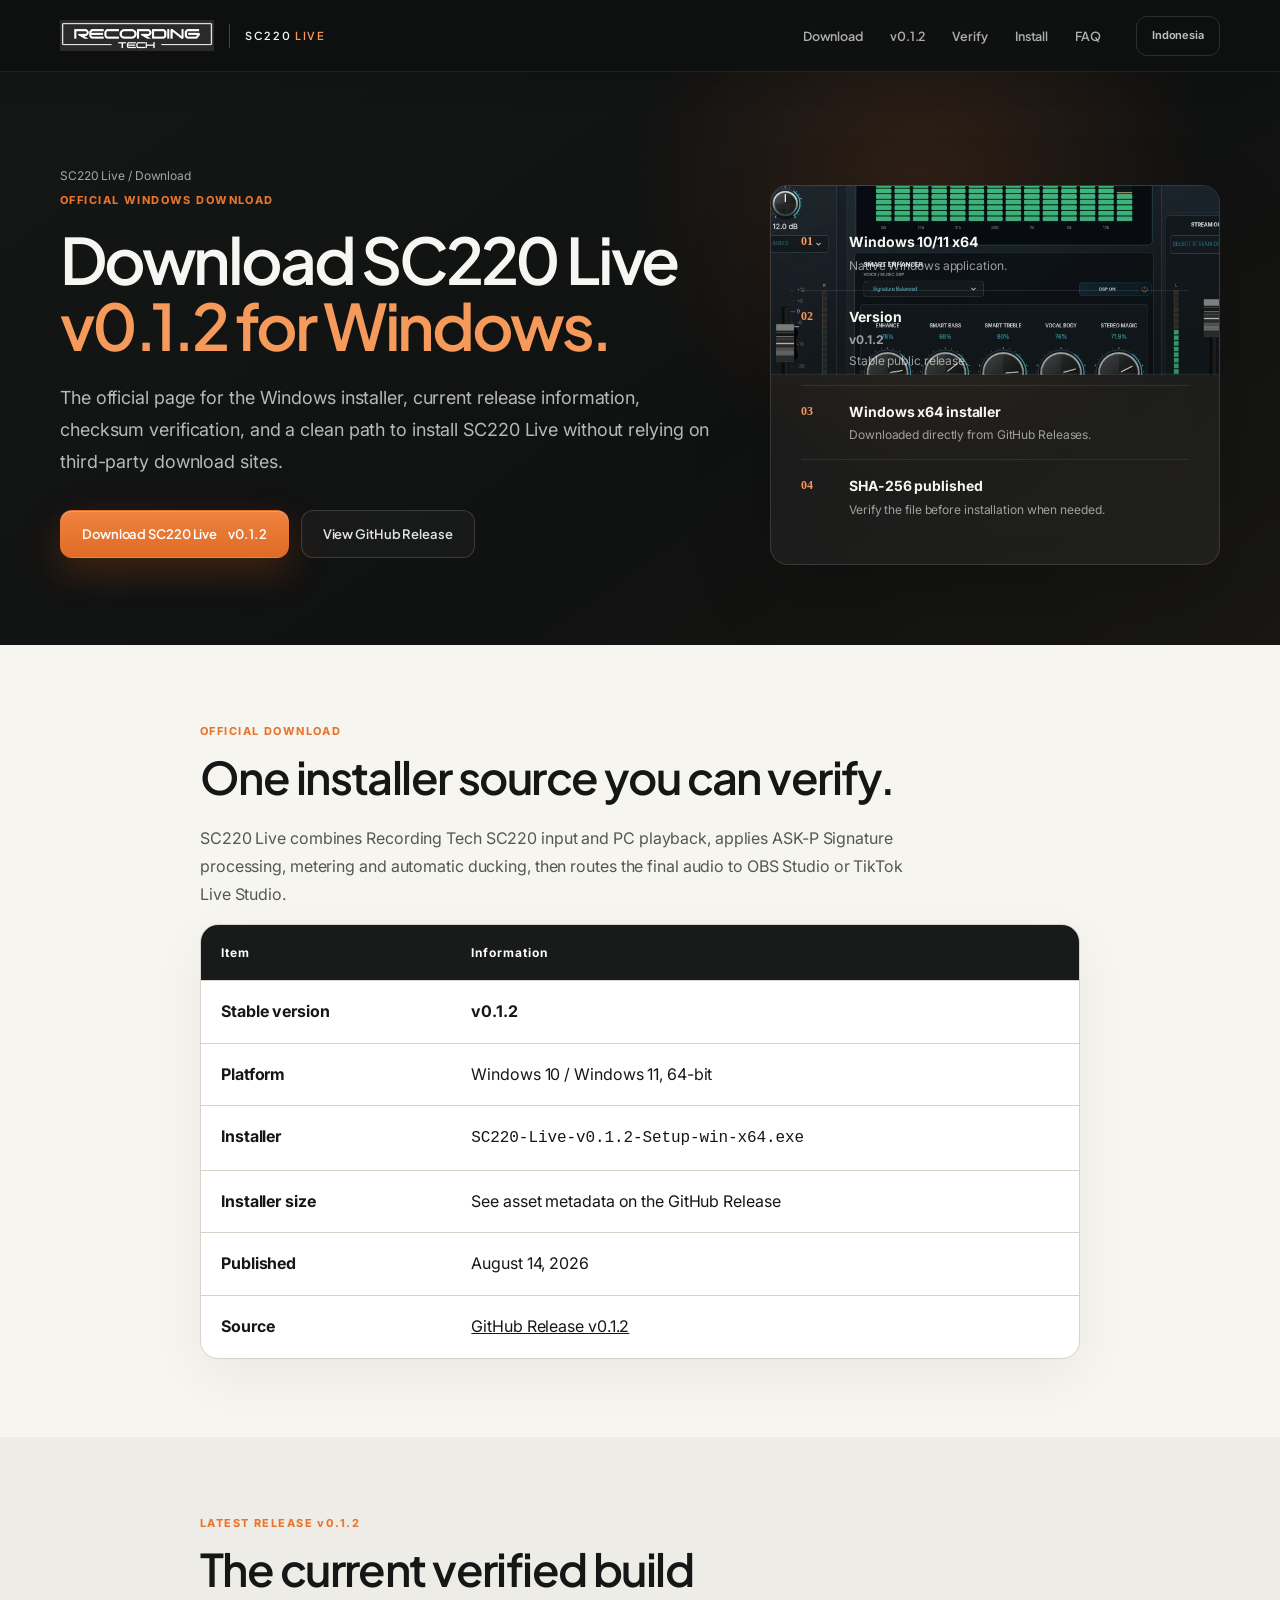
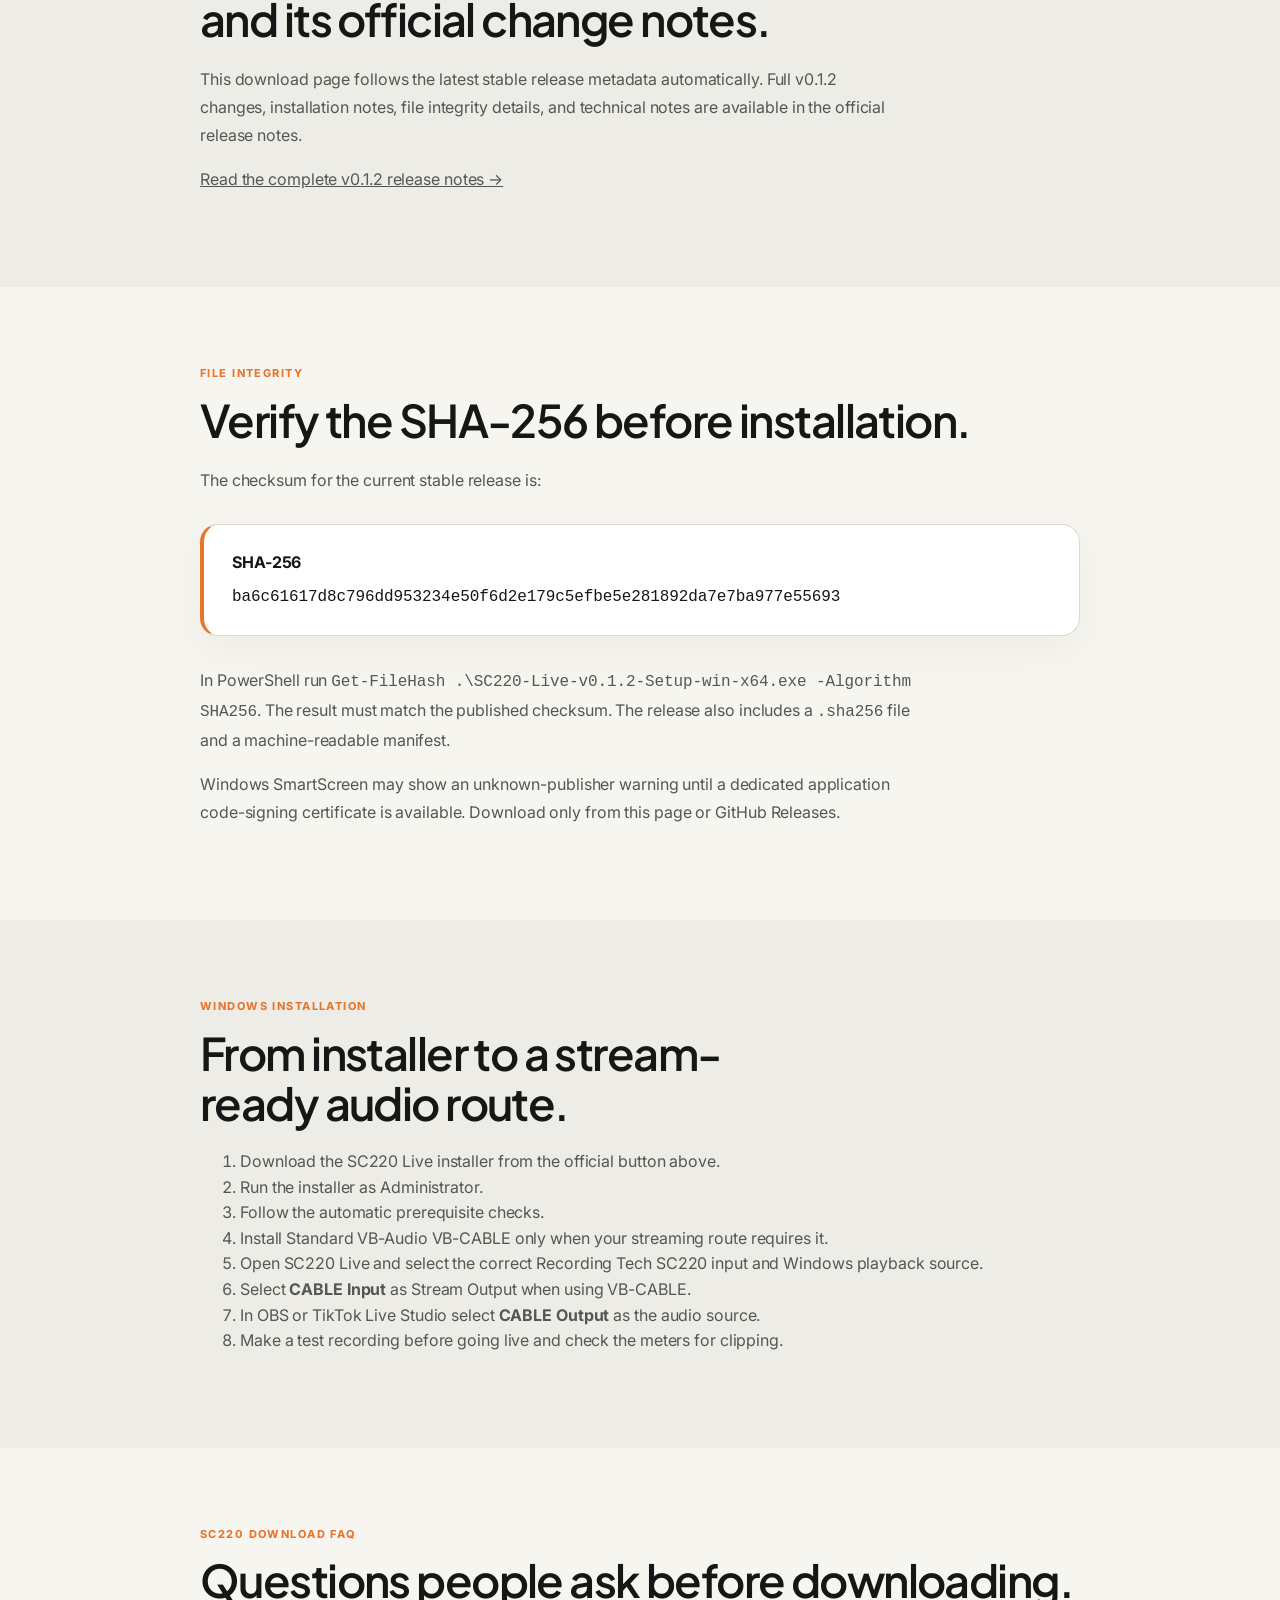
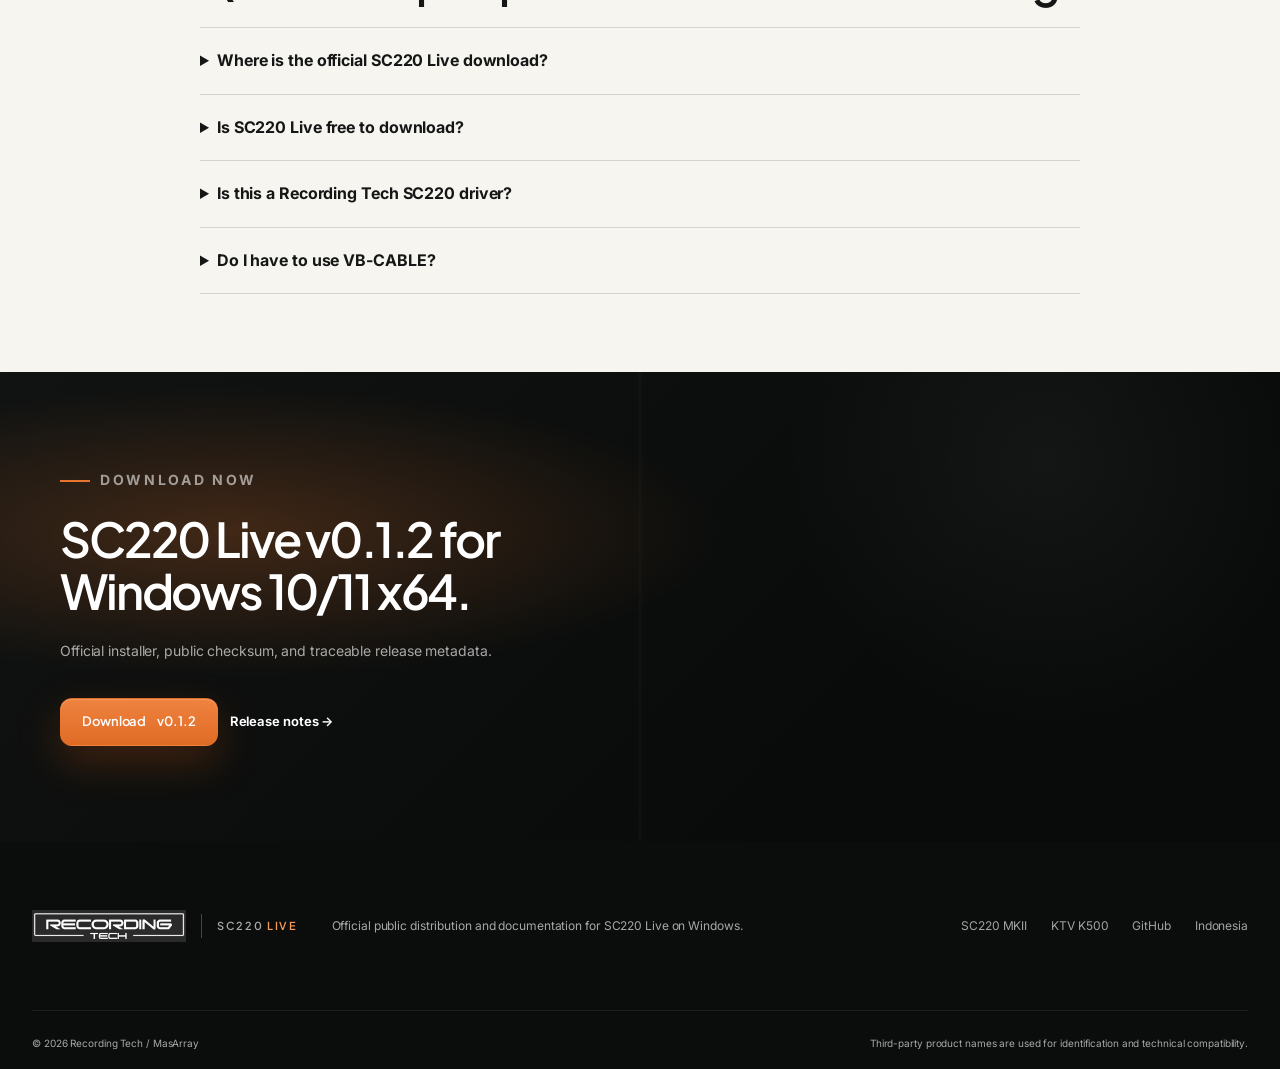
<file: en/download/index.html>
<!doctype html>
<html lang="en" data-release-source="../../latest.json">
<head>
  <meta charset="utf-8">
  <meta name="viewport" content="width=device-width,initial-scale=1">
  <meta name="theme-color" content="#121313">
  <meta name="robots" content="index,follow,max-image-preview:large,max-snippet:-1,max-video-preview:-1">
  <title>Download SC220 Live v0.1.2 for Recording Tech SC220 | Windows 10/11</title>
  <meta name="description" content="Official SC220 Live v0.1.2 download for Recording Tech SC220 on Windows 10/11 x64. Smart installer, SHA-256, requirements, installation, and basic troubleshooting.">
  <link rel="canonical" href="https://masarray.github.io/sc220-download/en/download/">
  <link rel="alternate" hreflang="id" href="https://masarray.github.io/sc220-download/download/">
  <link rel="alternate" hreflang="en" href="https://masarray.github.io/sc220-download/en/download/">
  <link rel="alternate" hreflang="x-default" href="https://masarray.github.io/sc220-download/download/">
  <link rel="icon" href="../../favicon.svg" type="image/svg+xml">
  <meta property="og:type" content="website">
  <meta property="og:site_name" content="SC220 Live">
  <meta property="og:url" content="https://masarray.github.io/sc220-download/en/download/">
  <meta property="og:title" content="Download SC220 Live v0.1.2 for Recording Tech SC220">
  <meta property="og:description" content="Official Windows v0.1.2 installer, SHA-256 checksum, requirements, and installation guide for SC220 Live.">
  <meta property="og:image" content="https://masarray.github.io/sc220-download/og-sc220-en.png">
  <meta property="og:image:type" content="image/png">
  <meta property="og:image:width" content="1200">
  <meta property="og:image:height" content="630">
  <meta property="og:image:alt" content="Official SC220 Live download for Windows and Recording Tech SC220">
  <meta property="og:locale" content="en_US">
  <meta property="og:locale:alternate" content="id_ID">
  <meta name="twitter:card" content="summary_large_image">
  <meta name="twitter:title" content="Download SC220 Live v0.1.2 for Windows">
  <meta name="twitter:description" content="Official installer, SHA-256 checksum, and setup guide for Recording Tech SC220.">
  <meta name="twitter:image" content="https://masarray.github.io/sc220-download/og-sc220-en.png">
  <link rel="stylesheet" href="../../styles.css">
  <link rel="stylesheet" href="../../seo.css">
  <script type="application/ld+json">
  {
    "@context":"https://schema.org",
    "@graph":[
      {
        "@type":"BreadcrumbList",
        "itemListElement":[
          {"@type":"ListItem","position":1,"name":"SC220 Live","item":"https://masarray.github.io/sc220-download/en/"},
          {"@type":"ListItem","position":2,"name":"Download SC220 Live","item":"https://masarray.github.io/sc220-download/en/download/"}
        ]
      },
      {
        "@type":"SoftwareApplication",
        "@id":"https://masarray.github.io/sc220-download/en/download/#software",
        "name":"SC220 Live",
        "alternateName":"SC220 Live Windows Audio Console",
        "url":"https://masarray.github.io/sc220-download/en/download/",
        "downloadUrl":"https://github.com/masarray/sc220-download/releases/download/v0.1.2/SC220-Live-v0.1.2-Setup-win-x64.exe",
        "softwareVersion":"0.1.2",
        "datePublished":"2026-08-14",
        "applicationCategory":"MultimediaApplication",
        "applicationSubCategory":"Audio mixer and live-streaming console",
        "operatingSystem":"Windows 10, Windows 11",
        "softwareRequirements":"Windows 10 or Windows 11 64-bit; Recording Tech SC220 or compatible Windows audio input device",
        "inLanguage":"en-US",
        "isAccessibleForFree":true,
        "offers":{"@type":"Offer","price":"0","priceCurrency":"USD","availability":"https://schema.org/InStock","url":"https://masarray.github.io/sc220-download/en/download/"},
        "publisher":{"@type":"Organization","name":"MasArray","url":"https://github.com/masarray"},
        "description":"A Windows application that combines Recording Tech SC220 input and PC audio, adds metering, ducking, ASK-P Signature processing, and routes the finished mix to OBS or TikTok Live Studio."
      },
      {
        "@type":"FAQPage",
        "mainEntity":[
          {"@type":"Question","name":"Where is the official SC220 Live download?","acceptedAnswer":{"@type":"Answer","text":"Use the SC220 Live download page or GitHub Releases at masarray/sc220-download. Avoid repackaged installers from unverifiable file-sharing sites."}},
          {"@type":"Question","name":"Is SC220 Live free to download?","acceptedAnswer":{"@type":"Answer","text":"The SC220 Live installer can be downloaded without a credit card. Full creative control is available for 365 days; core audio functions continue after that period."}},
          {"@type":"Question","name":"Is SC220 Live a Recording Tech SC220 driver?","acceptedAnswer":{"@type":"Answer","text":"No. SC220 Live is a Windows audio mixing and routing application. A device driver, if required by a specific hardware revision, is a separate component."}},
          {"@type":"Question","name":"How can I verify the SC220 Live installer?","acceptedAnswer":{"@type":"Answer","text":"Calculate the installer's SHA-256 value and compare it with the checksum published on the download page or GitHub Release."}}
        ]
      }
    ]
  }
  </script>
</head>
<body>
<a class="skip-link" href="#content">Skip to main content</a>
<header class="site-header" data-header>
  <div class="nav-shell">
    <a class="brand" href="../" aria-label="SC220 Live"><img src="../../recording-tech-logo.png" width="190" height="51" alt="Recording Tech"><span class="brand-divider"></span><span class="brand-product">SC220 <b>LIVE</b></span></a>
    <nav class="desktop-nav" aria-label="Download navigation"><a href="#official-download">Download</a><a href="#new">v0.1.2</a><a href="#verify">Verify</a><a href="#install">Install</a><a href="#faq">FAQ</a></nav>
    <a class="header-download" href="../../download/" lang="id">Indonesia</a>
  </div>
</header>
<main id="content">
<section class="guide-hero">
  <div class="breadcrumbs"><a href="../">SC220 Live</a> / Download</div>
  <div class="guide-hero-shell">
    <div>
      <span class="guide-eyebrow">OFFICIAL WINDOWS DOWNLOAD</span>
      <h1>Download SC220 Live<br><em>v0.1.2 for Windows.</em></h1>
      <p>The official page for the Windows installer, current release information, checksum verification, and a clean path to install SC220 Live without relying on third-party download sites.</p>
      <div class="hero-actions">
        <a class="button button-primary" data-download-link href="https://github.com/masarray/sc220-download/releases/download/v0.1.2/SC220-Live-v0.1.2-Setup-win-x64.exe">Download SC220 Live <span data-version>v0.1.2</span></a>
        <a class="button button-secondary" data-release-link href="https://github.com/masarray/sc220-download/releases/tag/v0.1.2">View GitHub Release</a>
      </div>
    </div>
    <aside class="guide-panel" aria-label="Release information">
      <ol>
        <li><div><b>Windows 10/11 x64</b><span>Native Windows application.</span></div></li>
        <li><div><b>Version <span data-version>v0.1.2</span></b><span>Stable public release.</span></div></li>
        <li><div><b>Windows x64 installer</b><span>Downloaded directly from GitHub Releases.</span></div></li>
        <li><div><b>SHA-256 published</b><span>Verify the file before installation when needed.</span></div></li>
      </ol>
    </aside>
  </div>
</section>
<section class="article-section" id="official-download">
  <div class="article-shell">
    <span class="guide-eyebrow">OFFICIAL DOWNLOAD</span>
    <h2>One installer source you can verify.</h2>
    <p>SC220 Live combines Recording Tech SC220 input and PC playback, applies ASK-P Signature processing, metering and automatic ducking, then routes the final audio to OBS Studio or TikTok Live Studio.</p>
    <div class="comparison-wrap"><table class="comparison"><thead><tr><th>Item</th><th>Information</th></tr></thead><tbody>
      <tr><td>Stable version</td><td><strong data-version>v0.1.2</strong></td></tr>
      <tr><td>Platform</td><td>Windows 10 / Windows 11, 64-bit</td></tr>
      <tr><td>Installer</td><td><code>SC220-Live-v0.1.2-Setup-win-x64.exe</code></td></tr>
      <tr><td>Installer size</td><td>See asset metadata on the GitHub Release</td></tr>
      <tr><td>Published</td><td><span data-published>August 14, 2026</span></td></tr>
      <tr><td>Source</td><td><a href="https://github.com/masarray/sc220-download/releases/tag/v0.1.2">GitHub Release v0.1.2</a></td></tr>
    </tbody></table></div>
  </div>
</section>
<section class="article-section alt" id="new">
  <div class="article-shell">
    <span class="guide-eyebrow">LATEST RELEASE v0.1.2</span>
    <h2>The current verified build and its official change notes.</h2>
    <p>This download page follows the latest stable release metadata automatically. Full v0.1.2 changes, installation notes, file integrity details, and technical notes are available in the official release notes.</p>
    <p><a href="../../RELEASE_NOTES_v0.1.2.md">Read the complete v0.1.2 release notes →</a></p>
  </div>
</section>
<section class="article-section" id="verify">
  <div class="article-shell">
    <span class="guide-eyebrow">FILE INTEGRITY</span>
    <h2>Verify the SHA-256 before installation.</h2>
    <p>The checksum for the current stable release is:</p>
    <div class="intent-box"><strong>SHA-256</strong><code data-sha>ba6c61617d8c796dd953234e50f6d2e179c5efbe5e281892da7e7ba977e55693</code></div>
    <p>In PowerShell run <code>Get-FileHash .\SC220-Live-v0.1.2-Setup-win-x64.exe -Algorithm SHA256</code>. The result must match the published checksum. The release also includes a <code>.sha256</code> file and a machine-readable manifest.</p>
    <p>Windows SmartScreen may show an unknown-publisher warning until a dedicated application code-signing certificate is available. Download only from this page or GitHub Releases.</p>
  </div>
</section>
<section class="article-section alt" id="install">
  <div class="article-shell">
    <span class="guide-eyebrow">WINDOWS INSTALLATION</span>
    <h2>From installer to a stream-ready audio route.</h2>
    <ol>
      <li>Download the SC220 Live installer from the official button above.</li>
      <li>Run the installer as Administrator.</li>
      <li>Follow the automatic prerequisite checks.</li>
      <li>Install Standard VB-Audio VB-CABLE only when your streaming route requires it.</li>
      <li>Open SC220 Live and select the correct Recording Tech SC220 input and Windows playback source.</li>
      <li>Select <strong>CABLE Input</strong> as Stream Output when using VB-CABLE.</li>
      <li>In OBS or TikTok Live Studio select <strong>CABLE Output</strong> as the audio source.</li>
      <li>Make a test recording before going live and check the meters for clipping.</li>
    </ol>
  </div>
</section>
<section class="article-section guide-faq" id="faq">
  <div class="article-shell">
    <span class="guide-eyebrow">SC220 DOWNLOAD FAQ</span>
    <h2>Questions people ask before downloading.</h2>
    <details><summary>Where is the official SC220 Live download?</summary><p>Use this page or GitHub Releases at <strong>masarray/sc220-download</strong>. Public releases include a SHA-256 checksum and manifest for verification.</p></details>
    <details><summary>Is SC220 Live free to download?</summary><p>Yes. The installer can be downloaded without a credit card. Full creative control is available for 365 days; core audio functions continue after that period.</p></details>
    <details><summary>Is this a Recording Tech SC220 driver?</summary><p>No. SC220 Live is a Windows mixer and audio console; a hardware driver, if required, is a separate component.</p></details>
    <details><summary>Do I have to use VB-CABLE?</summary><p>Not always. VB-CABLE is a common virtual route for sending the final mix to broadcasting software.</p></details>
  </div>
</section>
<section class="download-section">
  <div class="download-shell"><div class="download-copy"><p class="kicker"><span></span> DOWNLOAD NOW</p><h2>SC220 Live v0.1.2 for Windows 10/11 x64.</h2><p>Official installer, public checksum, and traceable release metadata.</p><div class="download-actions"><a class="button button-primary button-light" data-download-link href="https://github.com/masarray/sc220-download/releases/download/v0.1.2/SC220-Live-v0.1.2-Setup-win-x64.exe">Download <b data-version>v0.1.2</b></a><a class="release-link" data-release-link href="https://github.com/masarray/sc220-download/releases/tag/v0.1.2">Release notes →</a></div></div></div>
</section>
</main>
<footer class="site-footer"><div class="footer-top"><a class="brand footer-brand" href="../"><img src="../../recording-tech-logo.png" width="190" height="51" alt="Recording Tech"><span class="brand-divider"></span><span class="brand-product">SC220 <b>LIVE</b></span></a><p>Official public distribution and documentation for SC220 Live on Windows.</p><div class="footer-links"><a href="../sc220-mkii-audio-interface/">SC220 MKII</a><a href="../ktv-k500-karaoke-processor/">KTV K500</a><a href="https://github.com/masarray/sc220-download">GitHub</a><a href="../../download/" lang="id">Indonesia</a></div></div><div class="footer-bottom"><span>© <span data-year>2026</span> Recording Tech / MasArray</span><span>Third-party product names are used for identification and technical compatibility.</span></div></footer>
<script src="../../app.js" defer></script>
</body>
</html>
</file>
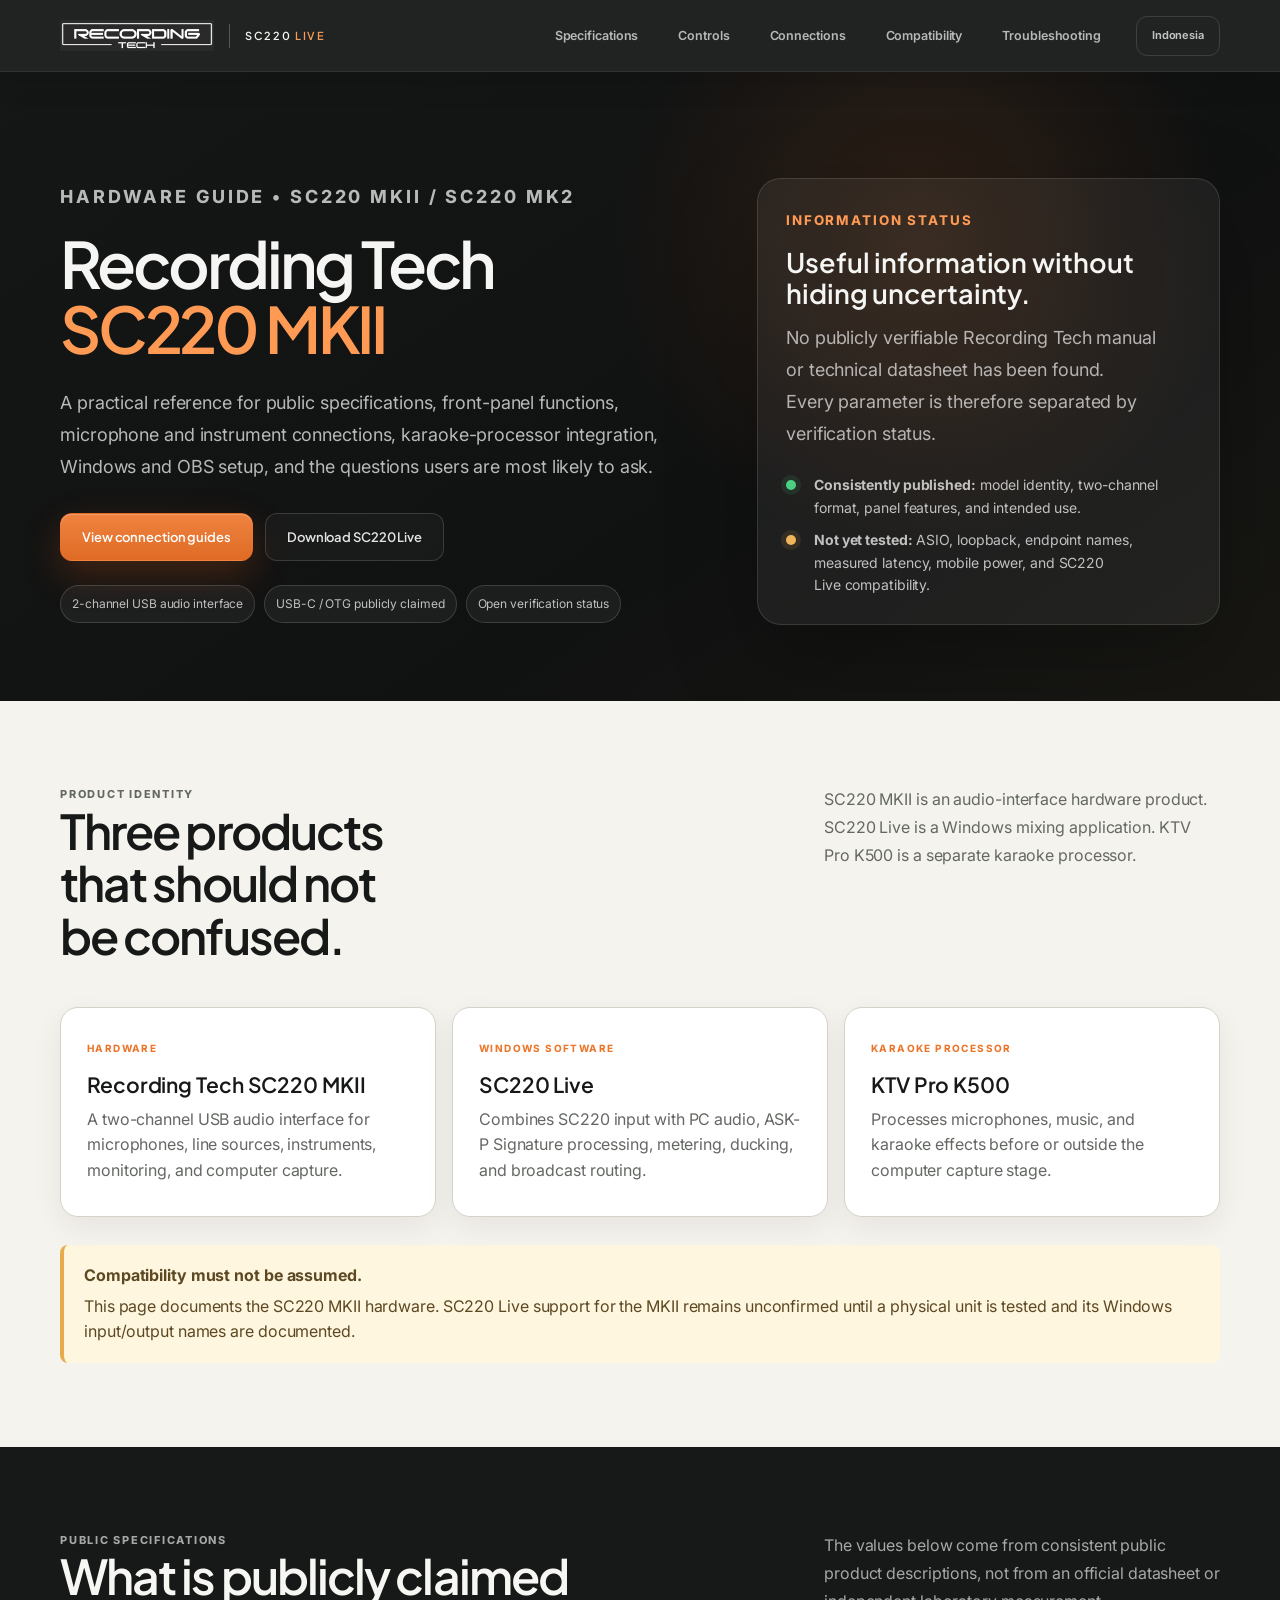
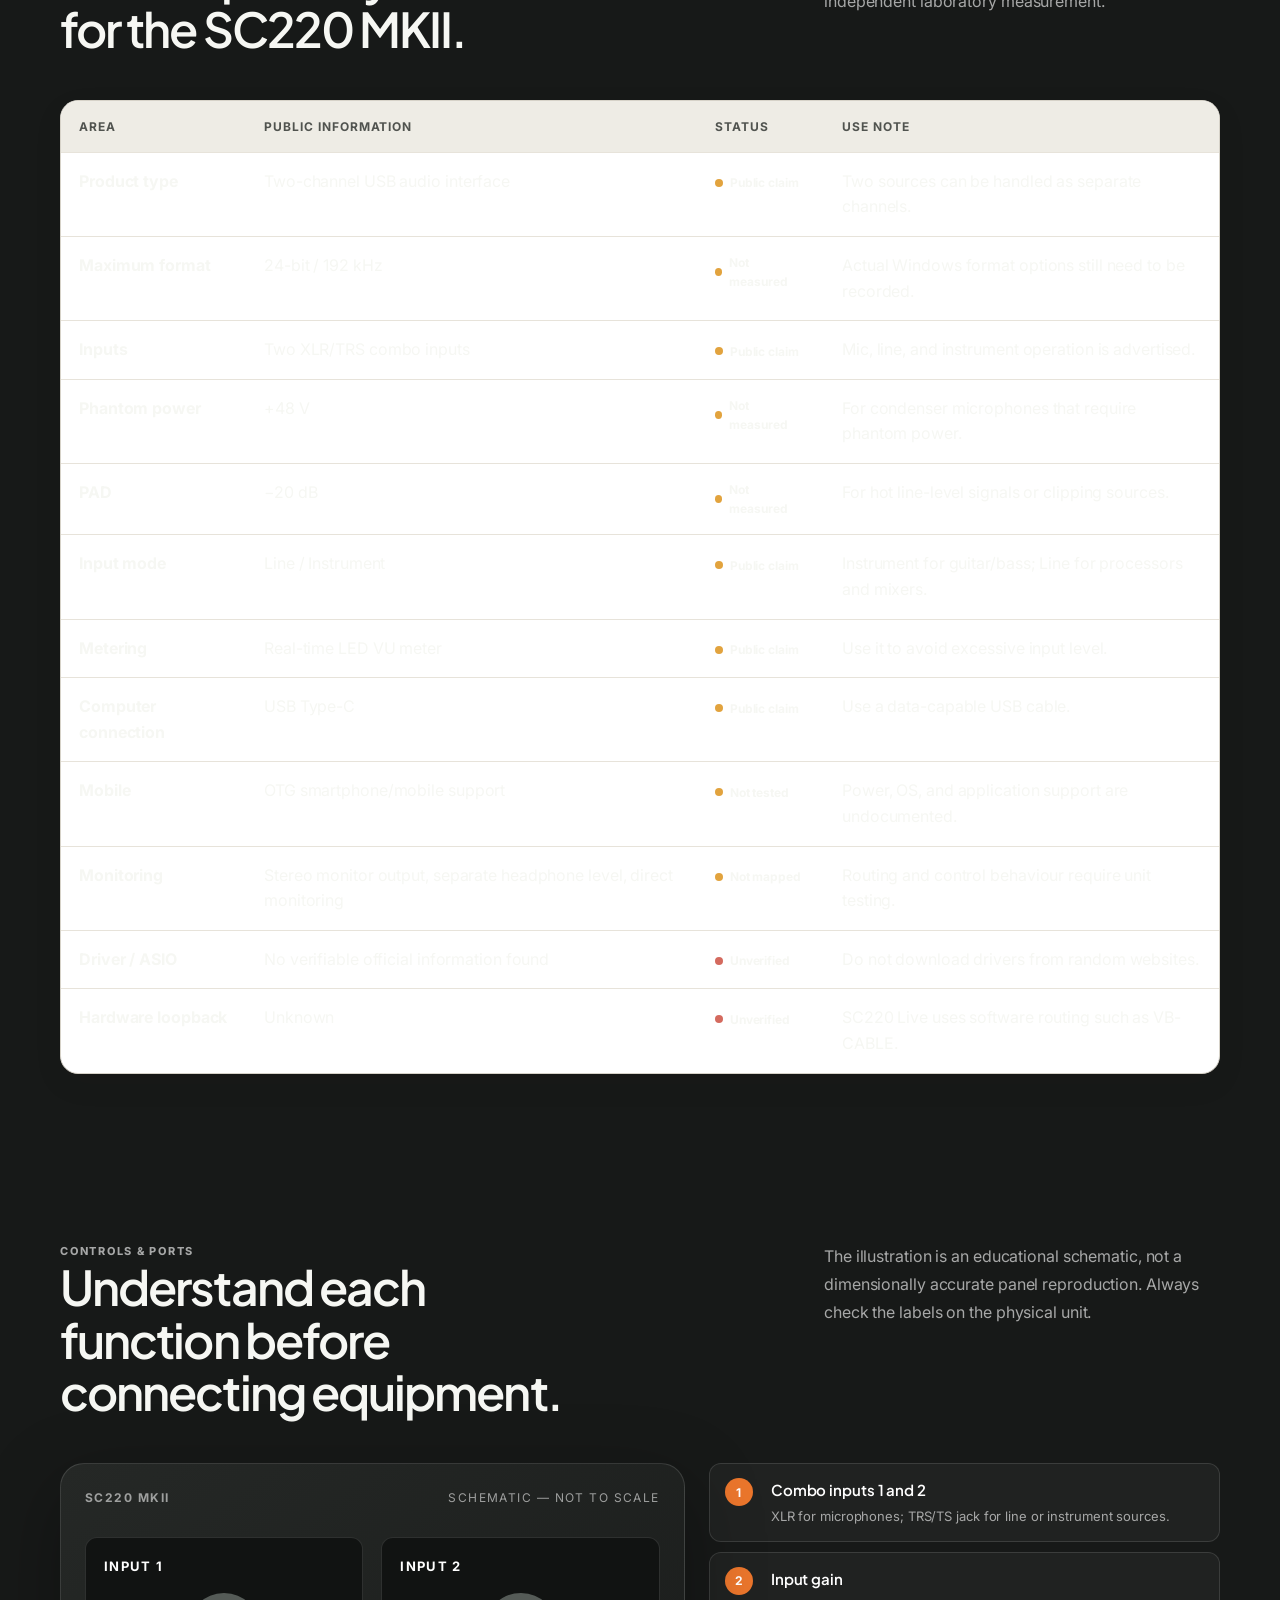
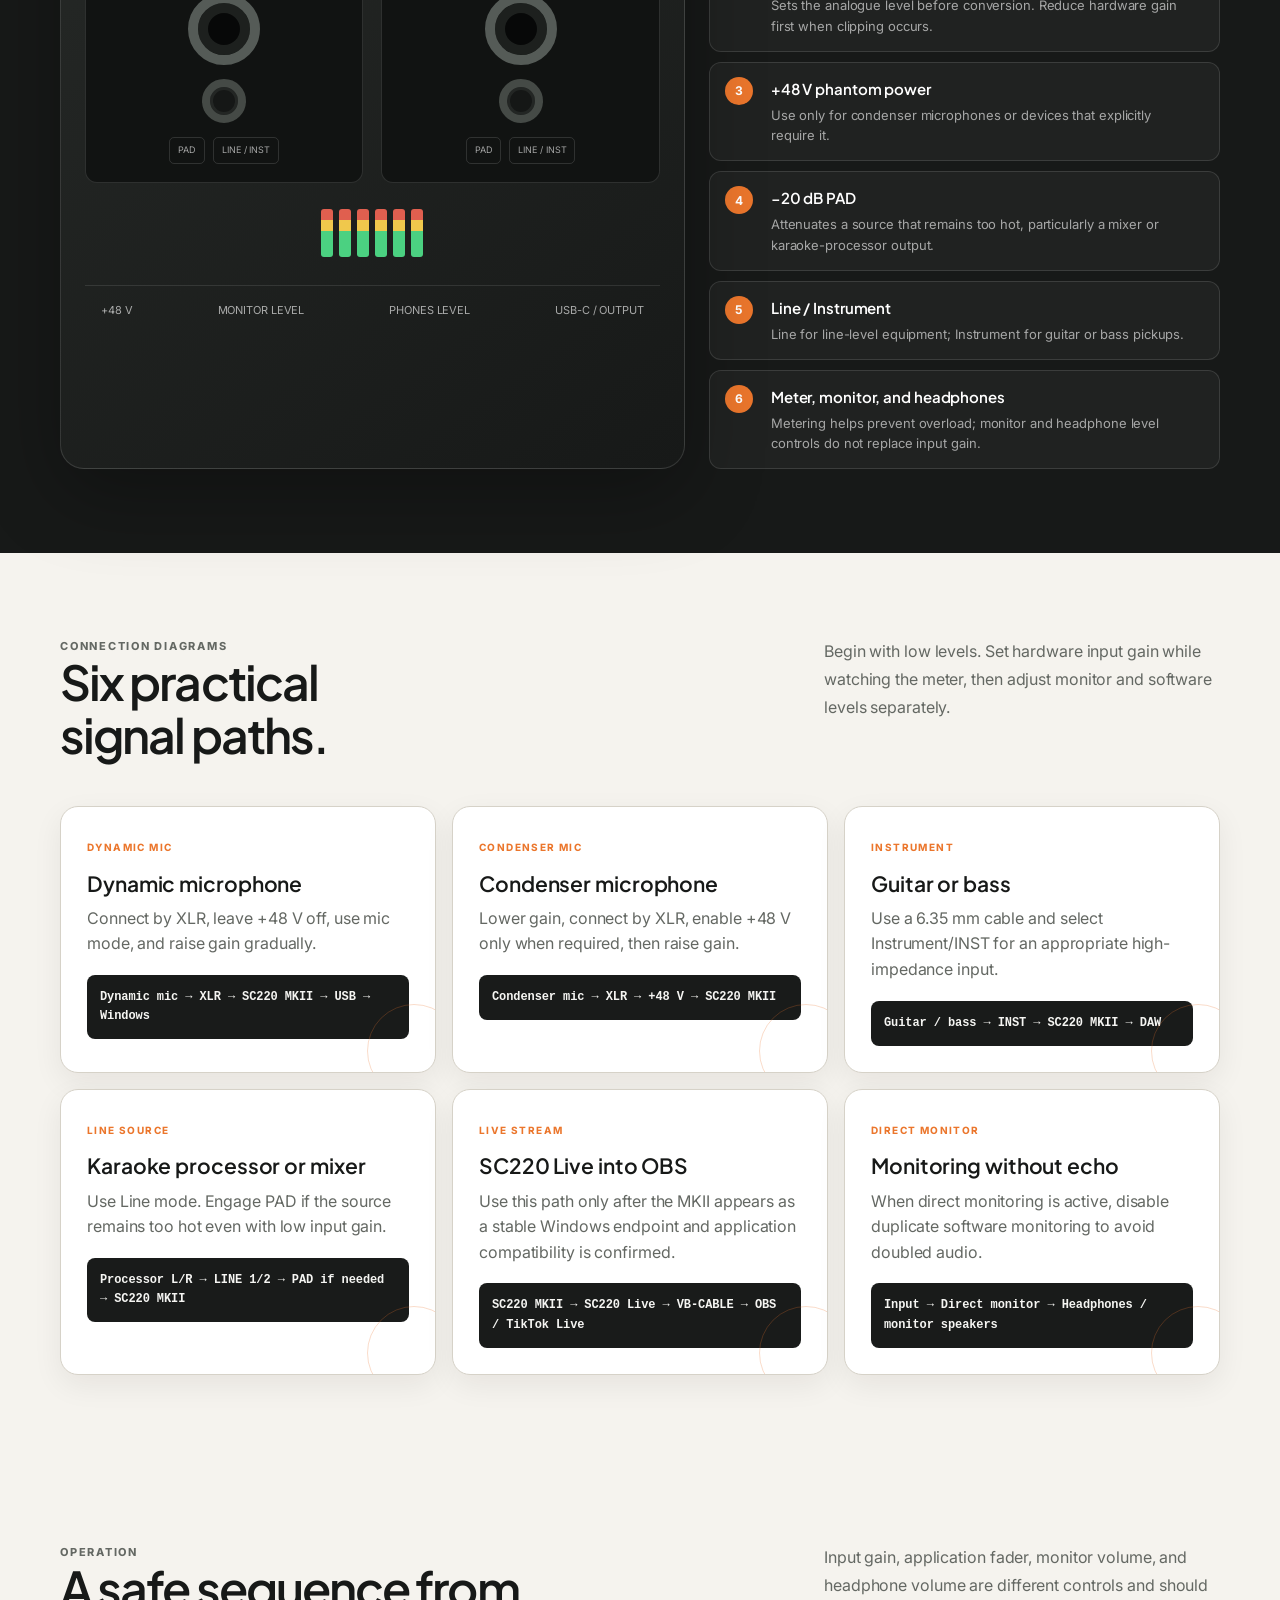
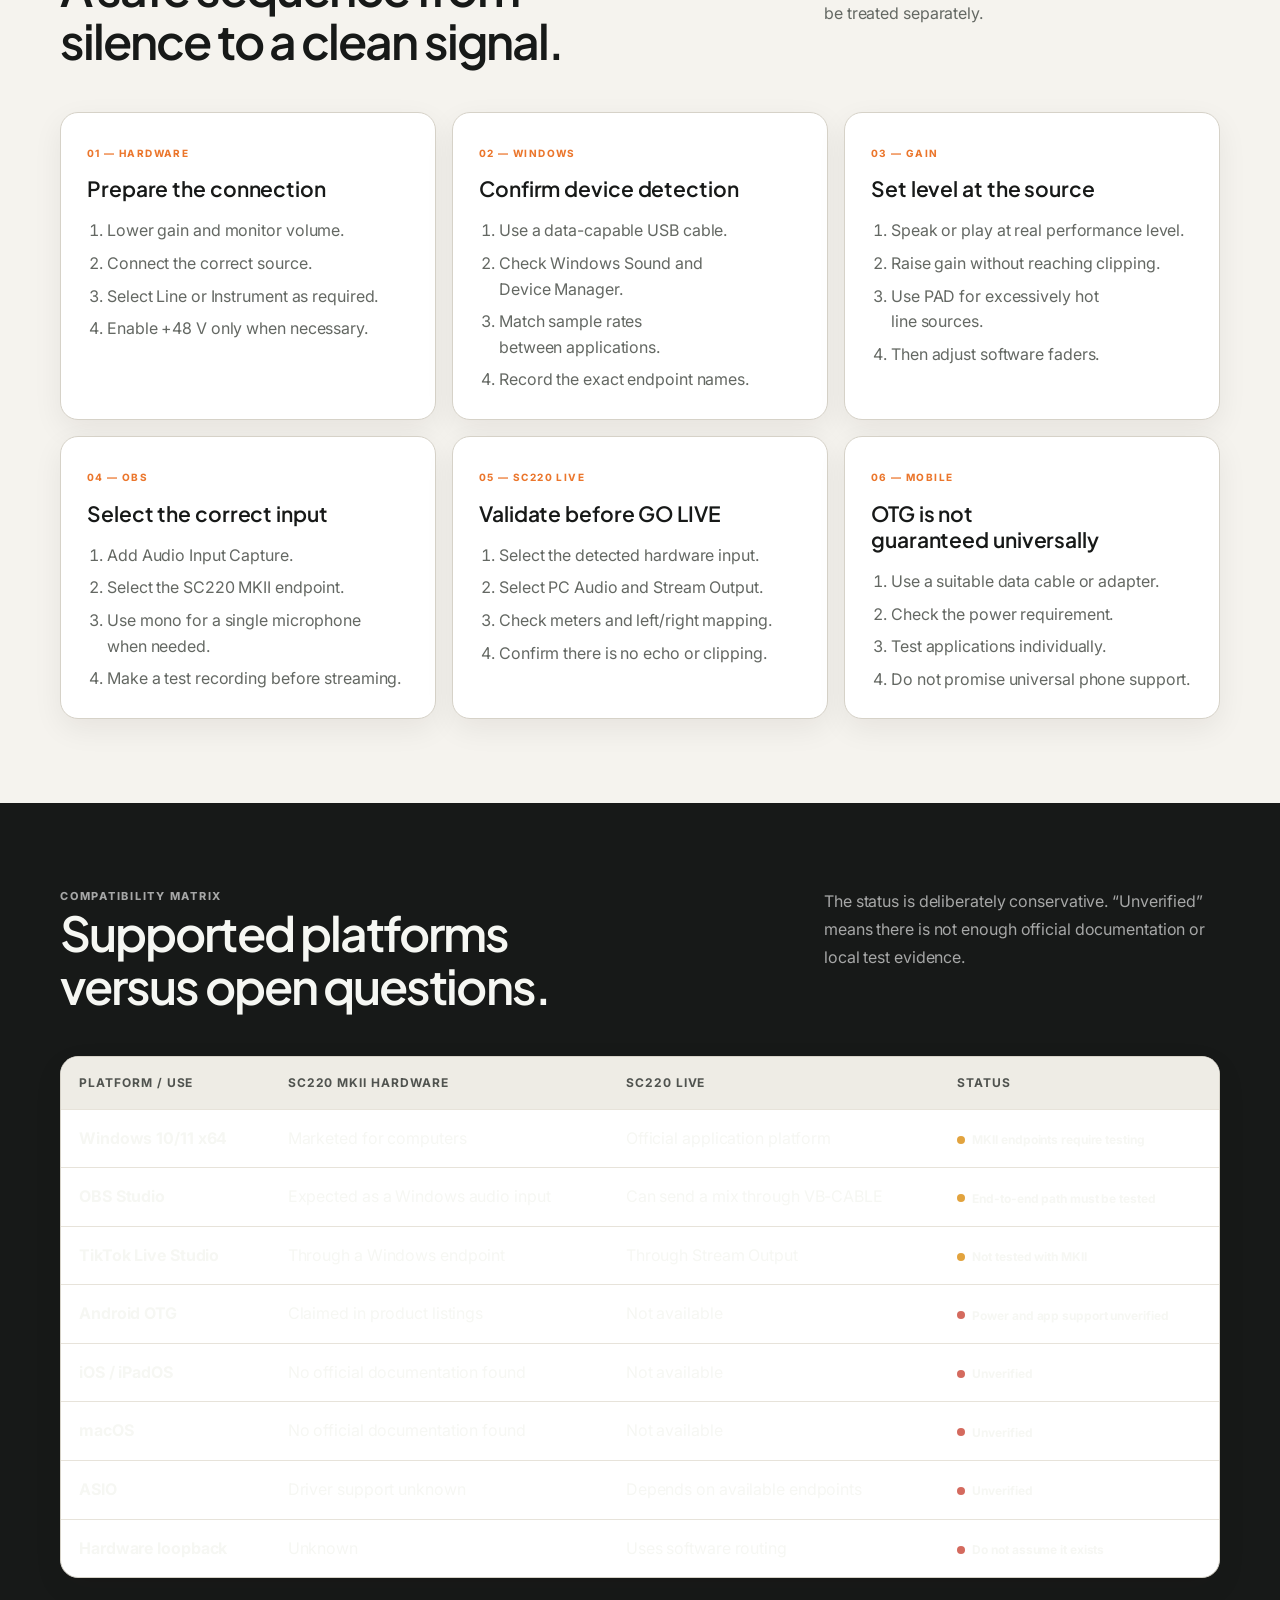
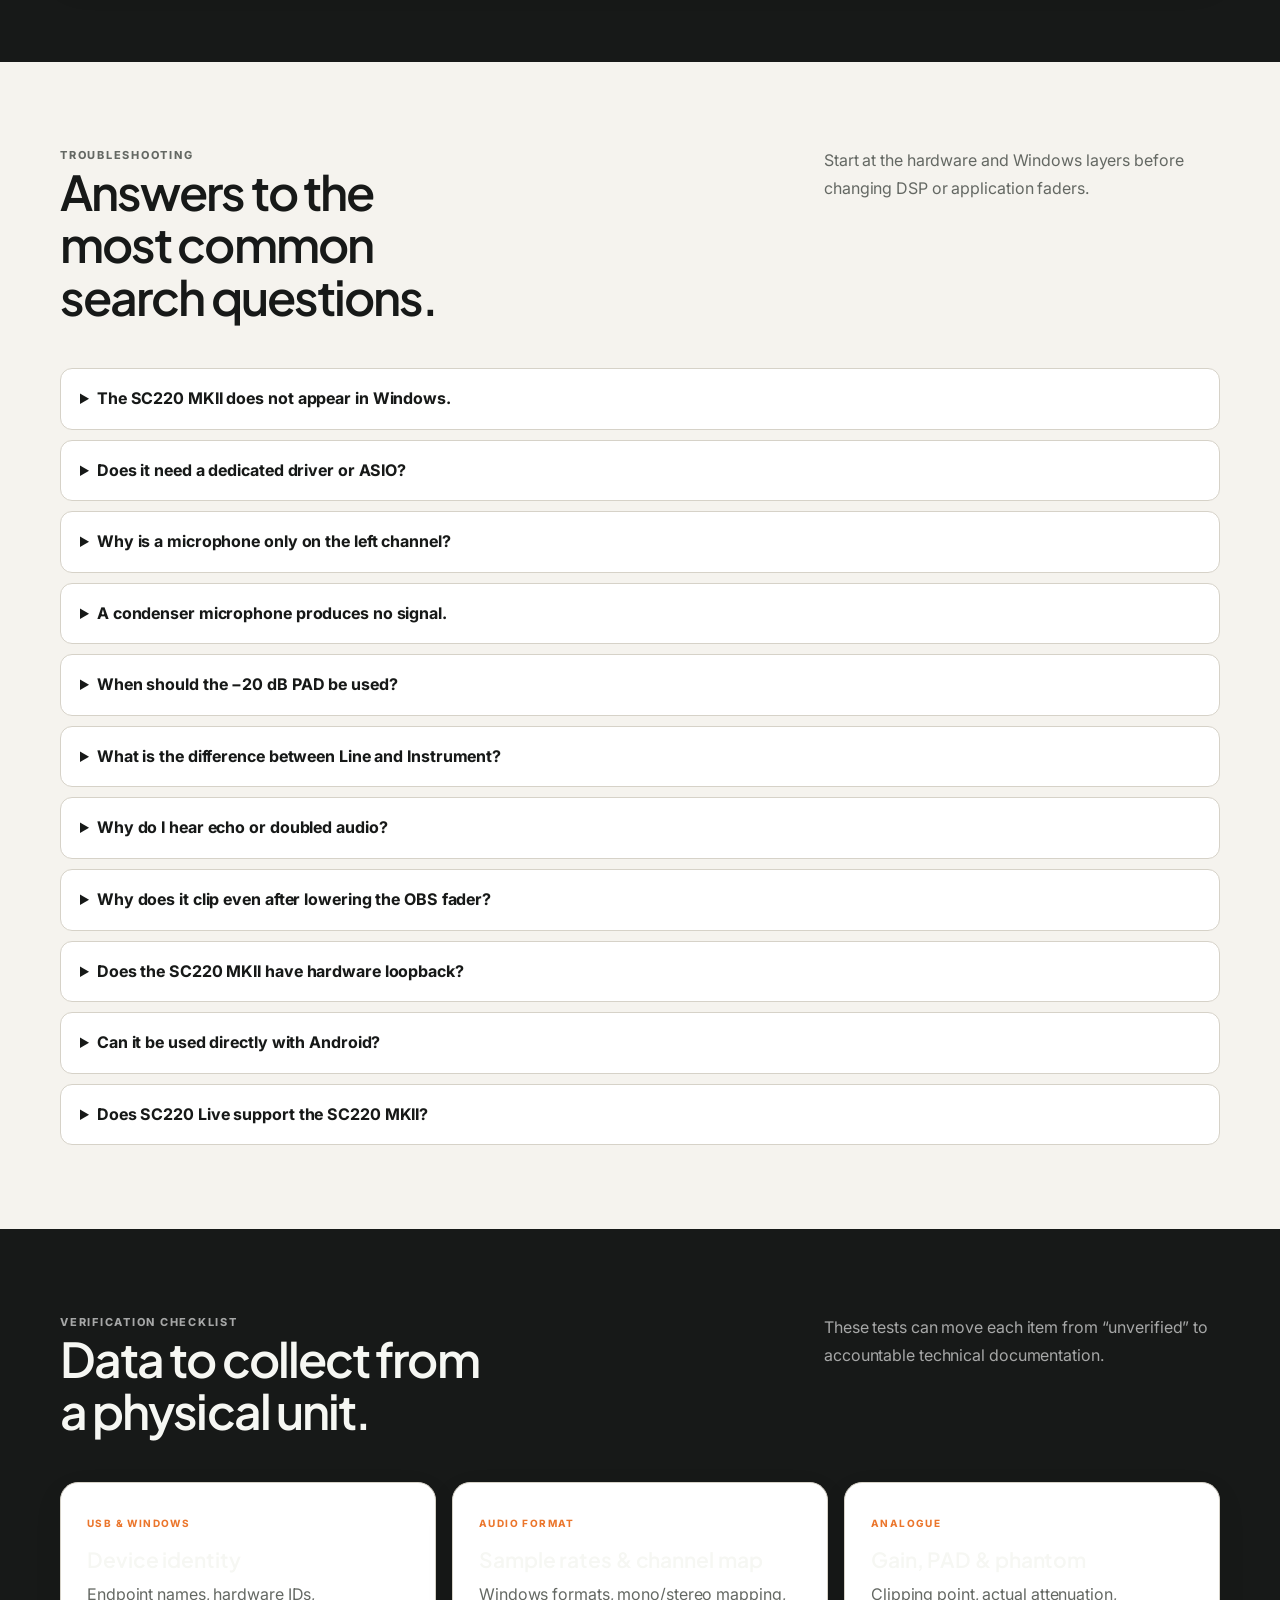
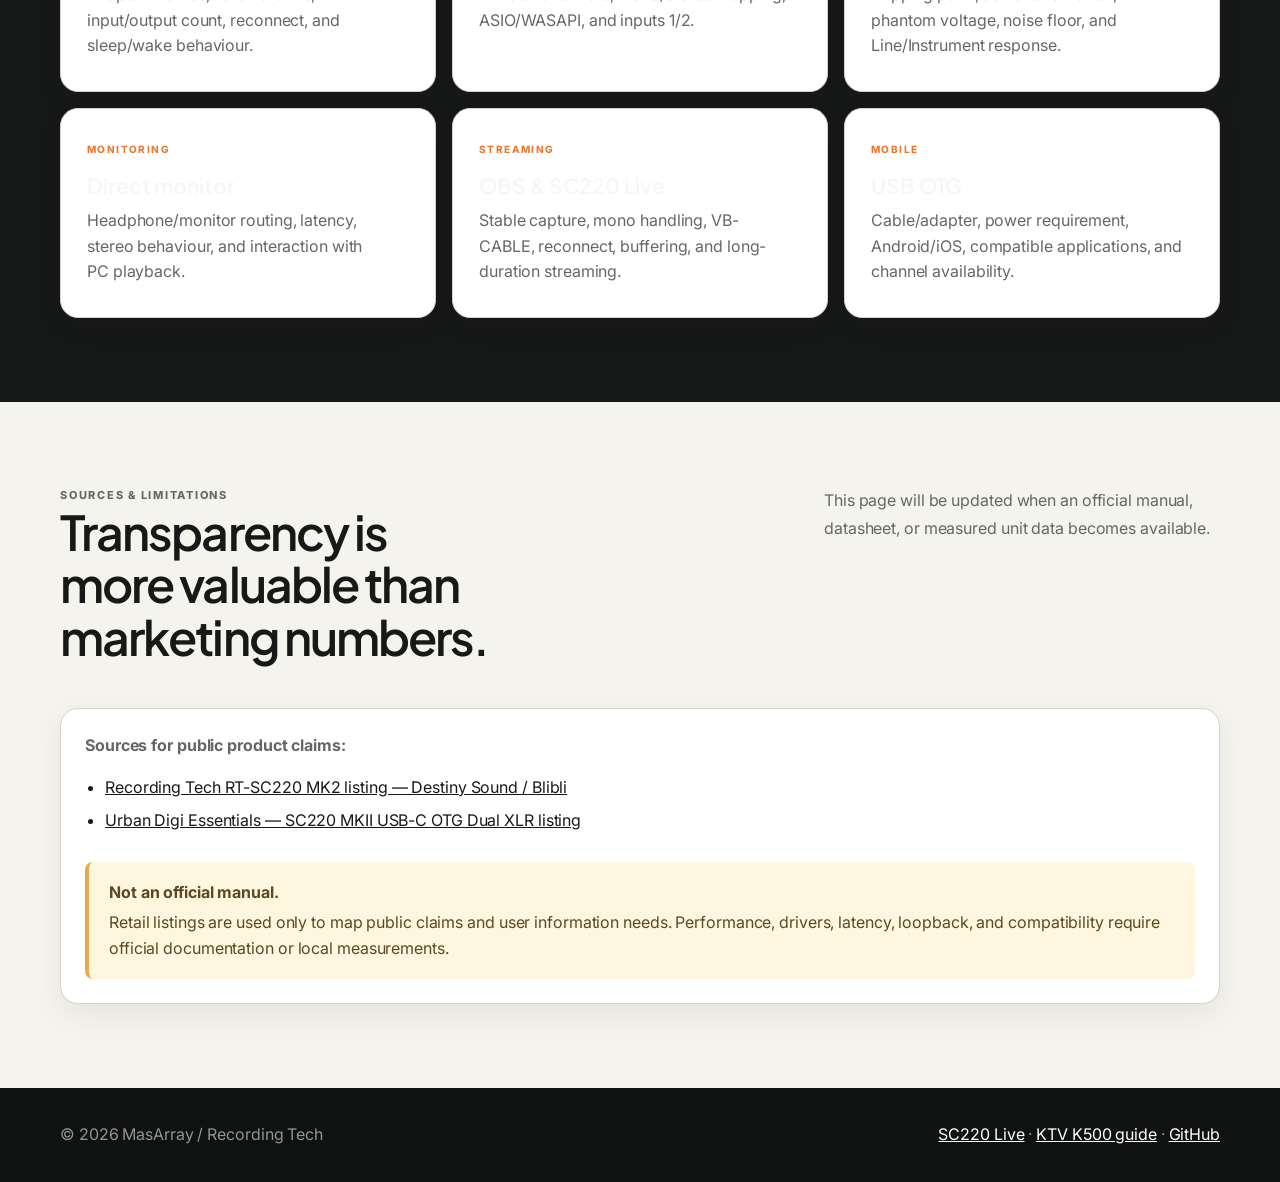
<file: en/sc220-mkii-audio-interface/index.html>
<!doctype html>
<html lang="en" data-release-source="../../latest.json">
<head>
  <meta charset="utf-8">
  <meta name="viewport" content="width=device-width,initial-scale=1">
  <meta name="color-scheme" content="dark light">
  <meta name="theme-color" content="#121313">
  <meta name="robots" content="index,follow,max-image-preview:large,max-snippet:-1,max-video-preview:-1">
  <title>Recording Tech SC220 MKII – Specifications & Setup Guide</title>
  <meta name="description" content="Recording Tech SC220 MKII guide covering public specifications, controls, microphone and processor wiring, Windows and OBS setup, compatibility, and troubleshooting.">
  <link rel="canonical" href="https://masarray.github.io/sc220-download/en/sc220-mkii-audio-interface/">
  <link rel="alternate" hreflang="id" href="https://masarray.github.io/sc220-download/sc220-mkii-audio-interface/">
  <link rel="alternate" hreflang="en" href="https://masarray.github.io/sc220-download/en/sc220-mkii-audio-interface/">
  <link rel="alternate" hreflang="x-default" href="https://masarray.github.io/sc220-download/sc220-mkii-audio-interface/">
  <link rel="icon" href="../../favicon.svg" type="image/svg+xml">
  <meta property="og:type" content="article">
  <meta property="og:site_name" content="SC220 Live">
  <meta property="og:url" content="https://masarray.github.io/sc220-download/en/sc220-mkii-audio-interface/">
  <meta property="og:title" content="Recording Tech SC220 MKII – Specifications & Setup Guide">
  <meta property="og:description" content="SC220 MKII controls, wiring diagrams, compatibility matrix, OBS setup, and troubleshooting.">
  <meta property="og:image" content="https://masarray.github.io/sc220-download/og-sc220-en.png">
  <meta property="og:image:type" content="image/png">
  <meta property="og:image:width" content="1200">
  <meta property="og:image:height" content="630">
  <meta property="og:image:alt" content="Recording Tech SC220 MKII audio interface guide">
  <meta property="og:locale" content="en_US">
  <meta property="og:locale:alternate" content="id_ID">
  <meta name="twitter:card" content="summary_large_image">
  <meta name="twitter:title" content="Recording Tech SC220 MKII – Complete Guide">
  <meta name="twitter:description" content="Specifications, controls, connections, Windows setup, and SC220 MKII troubleshooting.">
  <meta name="twitter:image" content="https://masarray.github.io/sc220-download/og-sc220-en.png">
  <link rel="stylesheet" href="../../styles.css">
  <link rel="stylesheet" href="../../seo.css">
  <link rel="stylesheet" href="../../sc220-mkii.css">
  <script type="application/ld+json">
  {
    "@context":"https://schema.org",
    "@graph":[
      {"@type":"BreadcrumbList","itemListElement":[{"@type":"ListItem","position":1,"name":"SC220 Live","item":"https://masarray.github.io/sc220-download/en/"},{"@type":"ListItem","position":2,"name":"Recording Tech SC220 MKII","item":"https://masarray.github.io/sc220-download/en/sc220-mkii-audio-interface/"}]},
      {"@type":"TechArticle","headline":"Recording Tech SC220 MKII specifications, setup, and troubleshooting","description":"A transparent hardware guide based on public product information, with unverified claims clearly identified.","inLanguage":"en-US","datePublished":"2026-08-06","dateModified":"2026-08-06","mainEntityOfPage":"https://masarray.github.io/sc220-download/en/sc220-mkii-audio-interface/","author":{"@type":"Organization","name":"MasArray"},"publisher":{"@type":"Organization","name":"MasArray / Recording Tech"}},
      {"@type":"FAQPage","mainEntity":[
        {"@type":"Question","name":"Does the SC220 MKII require a dedicated driver?","acceptedAnswer":{"@type":"Answer","text":"No verifiable official driver page has been found. Check whether Windows recognises the device first and do not install drivers from untrusted sources."}},
        {"@type":"Question","name":"Why is a microphone only heard on the left channel?","acceptedAnswer":{"@type":"Answer","text":"A single microphone is a mono source. Select the correct mono input or enable mono in OBS or the recording application."}},
        {"@type":"Question","name":"When should +48 V phantom power be used?","acceptedAnswer":{"@type":"Answer","text":"Use phantom power only for condenser microphones or equipment that explicitly requires it. Lower gain and switch +48 V off before connecting or disconnecting the microphone."}},
        {"@type":"Question","name":"Is SC220 Live confirmed to support the SC220 MKII?","acceptedAnswer":{"@type":"Answer","text":"Not yet. The current published requirement names Recording Tech SC220, while MKII compatibility still requires direct testing and documented Windows endpoint names."}}
      ]}
    ]
  }
  </script>
</head>
<body class="guide-page" data-page="sc220-mkii">
<a class="skip-link" href="#content">Skip to main content</a>
<header class="site-header" data-header><div class="nav-shell"><a class="brand" href="../" aria-label="SC220 Live"><img src="../../recording-tech-logo.png" width="190" height="51" alt="Recording Tech"><span class="brand-divider" aria-hidden="true"></span><span class="brand-product">SC220 <b>LIVE</b></span></a><nav class="guide-nav" aria-label="Guide navigation"><a href="#specifications">Specifications</a><a href="#controls">Controls</a><a href="#connections">Connections</a><a href="#compatibility">Compatibility</a><a href="#troubleshooting">Troubleshooting</a></nav><a class="header-download" href="../../sc220-mkii-audio-interface/" lang="id">Indonesia</a></div></header>
<main id="content">
<section class="guide-hero"><div class="guide-shell guide-hero-grid"><div><p class="guide-eyebrow">HARDWARE GUIDE • SC220 MKII / SC220 MK2</p><h1>Recording Tech<br><span>SC220 MKII</span></h1><p class="guide-lead">A practical reference for public specifications, front-panel functions, microphone and instrument connections, karaoke-processor integration, Windows and OBS setup, and the questions users are most likely to ask.</p><div class="guide-actions"><a class="button button-primary" href="#connections">View connection guides</a><a class="button button-secondary" href="../#download">Download SC220 Live</a></div><div class="guide-badge-row"><span class="guide-badge">2-channel USB audio interface</span><span class="guide-badge">USB-C / OTG publicly claimed</span><span class="guide-badge">Open verification status</span></div></div><aside class="guide-status-card"><small>INFORMATION STATUS</small><h2>Useful information without hiding uncertainty.</h2><p>No publicly verifiable Recording Tech manual or technical datasheet has been found. Every parameter is therefore separated by verification status.</p><ul class="status-list"><li><span class="status-dot green"></span><span><strong>Consistently published:</strong> model identity, two-channel format, panel features, and intended use.</span></li><li><span class="status-dot"></span><span><strong>Not yet tested:</strong> ASIO, loopback, endpoint names, measured latency, mobile power, and SC220 Live compatibility.</span></li></ul></aside></div></section>
<section class="guide-section"><div class="guide-shell"><div class="guide-heading"><div><p class="guide-kicker">PRODUCT IDENTITY</p><h2>Three products that should not be confused.</h2></div><p>SC220 MKII is an audio-interface hardware product. SC220 Live is a Windows mixing application. KTV Pro K500 is a separate karaoke processor.</p></div><div class="identity-grid"><article class="identity-card"><small>HARDWARE</small><h3>Recording Tech SC220 MKII</h3><p>A two-channel USB audio interface for microphones, line sources, instruments, monitoring, and computer capture.</p></article><article class="identity-card"><small>WINDOWS SOFTWARE</small><h3>SC220 Live</h3><p>Combines SC220 input with PC audio, ASK-P Signature processing, metering, ducking, and broadcast routing.</p></article><article class="identity-card"><small>KARAOKE PROCESSOR</small><h3>KTV Pro K500</h3><p>Processes microphones, music, and karaoke effects before or outside the computer capture stage.</p></article></div><div class="notice"><strong>Compatibility must not be assumed.</strong> This page documents the SC220 MKII hardware. SC220 Live support for the MKII remains unconfirmed until a physical unit is tested and its Windows input/output names are documented.</div></div></section>
<section class="guide-section dark" id="specifications"><div class="guide-shell"><div class="guide-heading"><div><p class="guide-kicker">PUBLIC SPECIFICATIONS</p><h2>What is publicly claimed for the SC220 MKII.</h2></div><p>The values below come from consistent public product descriptions, not from an official datasheet or independent laboratory measurement.</p></div><div class="spec-wrap"><table class="spec-table"><thead><tr><th>Area</th><th>Public information</th><th>Status</th><th>Use note</th></tr></thead><tbody>
<tr><td>Product type</td><td>Two-channel USB audio interface</td><td><span class="state">Public claim</span></td><td>Two sources can be handled as separate channels.</td></tr>
<tr><td>Maximum format</td><td>24-bit / 192 kHz</td><td><span class="state">Not measured</span></td><td>Actual Windows format options still need to be recorded.</td></tr>
<tr><td>Inputs</td><td>Two XLR/TRS combo inputs</td><td><span class="state">Public claim</span></td><td>Mic, line, and instrument operation is advertised.</td></tr>
<tr><td>Phantom power</td><td>+48 V</td><td><span class="state">Not measured</span></td><td>For condenser microphones that require phantom power.</td></tr>
<tr><td>PAD</td><td>−20 dB</td><td><span class="state">Not measured</span></td><td>For hot line-level signals or clipping sources.</td></tr>
<tr><td>Input mode</td><td>Line / Instrument</td><td><span class="state">Public claim</span></td><td>Instrument for guitar/bass; Line for processors and mixers.</td></tr>
<tr><td>Metering</td><td>Real-time LED VU meter</td><td><span class="state">Public claim</span></td><td>Use it to avoid excessive input level.</td></tr>
<tr><td>Computer connection</td><td>USB Type-C</td><td><span class="state">Public claim</span></td><td>Use a data-capable USB cable.</td></tr>
<tr><td>Mobile</td><td>OTG smartphone/mobile support</td><td><span class="state">Not tested</span></td><td>Power, OS, and application support are undocumented.</td></tr>
<tr><td>Monitoring</td><td>Stereo monitor output, separate headphone level, direct monitoring</td><td><span class="state">Not mapped</span></td><td>Routing and control behaviour require unit testing.</td></tr>
<tr><td>Driver / ASIO</td><td>No verifiable official information found</td><td><span class="state blocked">Unverified</span></td><td>Do not download drivers from random websites.</td></tr>
<tr><td>Hardware loopback</td><td>Unknown</td><td><span class="state blocked">Unverified</span></td><td>SC220 Live uses software routing such as VB-CABLE.</td></tr>
</tbody></table></div></div></section>
<section class="guide-section dark" id="controls"><div class="guide-shell"><div class="guide-heading"><div><p class="guide-kicker">CONTROLS & PORTS</p><h2>Understand each function before connecting equipment.</h2></div><p>The illustration is an educational schematic, not a dimensionally accurate panel reproduction. Always check the labels on the physical unit.</p></div><div class="control-layout"><div class="panel-schematic" aria-label="SC220 MKII panel schematic"><div class="panel-title"><strong>SC220 MKII</strong><span>SCHEMATIC — NOT TO SCALE</span></div><div class="panel-face"><div class="channel-box"><h4>INPUT 1</h4><div class="jack"></div><div class="knob-row"><span class="knob"></span></div><div class="switch-row"><span>PAD</span><span>LINE / INST</span></div></div><div class="channel-box"><h4>INPUT 2</h4><div class="jack"></div><div class="knob-row"><span class="knob"></span></div><div class="switch-row"><span>PAD</span><span>LINE / INST</span></div></div></div><div class="meter-strip" aria-hidden="true"><i></i><i></i><i></i><i></i><i></i><i></i></div><div class="port-row"><span>+48 V</span><span>MONITOR LEVEL</span><span>PHONES LEVEL</span><span>USB-C / OUTPUT</span></div></div><div class="control-list"><article class="control-item"><b>1</b><div><h3>Combo inputs 1 and 2</h3><p>XLR for microphones; TRS/TS jack for line or instrument sources.</p></div></article><article class="control-item"><b>2</b><div><h3>Input gain</h3><p>Sets the analogue level before conversion. Reduce hardware gain first when clipping occurs.</p></div></article><article class="control-item"><b>3</b><div><h3>+48 V phantom power</h3><p>Use only for condenser microphones or devices that explicitly require it.</p></div></article><article class="control-item"><b>4</b><div><h3>−20 dB PAD</h3><p>Attenuates a source that remains too hot, particularly a mixer or karaoke-processor output.</p></div></article><article class="control-item"><b>5</b><div><h3>Line / Instrument</h3><p>Line for line-level equipment; Instrument for guitar or bass pickups.</p></div></article><article class="control-item"><b>6</b><div><h3>Meter, monitor, and headphones</h3><p>Metering helps prevent overload; monitor and headphone level controls do not replace input gain.</p></div></article></div></div></div></section>
<section class="guide-section" id="connections"><div class="guide-shell"><div class="guide-heading"><div><p class="guide-kicker">CONNECTION DIAGRAMS</p><h2>Six practical signal paths.</h2></div><p>Begin with low levels. Set hardware input gain while watching the meter, then adjust monitor and software levels separately.</p></div><div class="connection-grid"><article class="connection-card"><small>DYNAMIC MIC</small><h3>Dynamic microphone</h3><p>Connect by XLR, leave +48 V off, use mic mode, and raise gain gradually.</p><code>Dynamic mic → XLR → SC220 MKII → USB → Windows</code></article><article class="connection-card"><small>CONDENSER MIC</small><h3>Condenser microphone</h3><p>Lower gain, connect by XLR, enable +48 V only when required, then raise gain.</p><code>Condenser mic → XLR → +48 V → SC220 MKII</code></article><article class="connection-card"><small>INSTRUMENT</small><h3>Guitar or bass</h3><p>Use a 6.35 mm cable and select Instrument/INST for an appropriate high-impedance input.</p><code>Guitar / bass → INST → SC220 MKII → DAW</code></article><article class="connection-card"><small>LINE SOURCE</small><h3>Karaoke processor or mixer</h3><p>Use Line mode. Engage PAD if the source remains too hot even with low input gain.</p><code>Processor L/R → LINE 1/2 → PAD if needed → SC220 MKII</code></article><article class="connection-card"><small>LIVE STREAM</small><h3>SC220 Live into OBS</h3><p>Use this path only after the MKII appears as a stable Windows endpoint and application compatibility is confirmed.</p><code>SC220 MKII → SC220 Live → VB-CABLE → OBS / TikTok Live</code></article><article class="connection-card"><small>DIRECT MONITOR</small><h3>Monitoring without echo</h3><p>When direct monitoring is active, disable duplicate software monitoring to avoid doubled audio.</p><code>Input → Direct monitor → Headphones / monitor speakers</code></article></div></div></section>
<section class="guide-section" id="operation"><div class="guide-shell"><div class="guide-heading"><div><p class="guide-kicker">OPERATION</p><h2>A safe sequence from silence to a clean signal.</h2></div><p>Input gain, application fader, monitor volume, and headphone volume are different controls and should be treated separately.</p></div><div class="usage-grid"><article class="usage-card"><small>01 — HARDWARE</small><h3>Prepare the connection</h3><ol><li>Lower gain and monitor volume.</li><li>Connect the correct source.</li><li>Select Line or Instrument as required.</li><li>Enable +48 V only when necessary.</li></ol></article><article class="usage-card"><small>02 — WINDOWS</small><h3>Confirm device detection</h3><ol><li>Use a data-capable USB cable.</li><li>Check Windows Sound and Device Manager.</li><li>Match sample rates between applications.</li><li>Record the exact endpoint names.</li></ol></article><article class="usage-card"><small>03 — GAIN</small><h3>Set level at the source</h3><ol><li>Speak or play at real performance level.</li><li>Raise gain without reaching clipping.</li><li>Use PAD for excessively hot line sources.</li><li>Then adjust software faders.</li></ol></article><article class="usage-card"><small>04 — OBS</small><h3>Select the correct input</h3><ol><li>Add Audio Input Capture.</li><li>Select the SC220 MKII endpoint.</li><li>Use mono for a single microphone when needed.</li><li>Make a test recording before streaming.</li></ol></article><article class="usage-card"><small>05 — SC220 LIVE</small><h3>Validate before GO LIVE</h3><ol><li>Select the detected hardware input.</li><li>Select PC Audio and Stream Output.</li><li>Check meters and left/right mapping.</li><li>Confirm there is no echo or clipping.</li></ol></article><article class="usage-card"><small>06 — MOBILE</small><h3>OTG is not guaranteed universally</h3><ol><li>Use a suitable data cable or adapter.</li><li>Check the power requirement.</li><li>Test applications individually.</li><li>Do not promise universal phone support.</li></ol></article></div></div></section>
<section class="guide-section dark" id="compatibility"><div class="guide-shell"><div class="guide-heading"><div><p class="guide-kicker">COMPATIBILITY MATRIX</p><h2>Supported platforms versus open questions.</h2></div><p>The status is deliberately conservative. “Unverified” means there is not enough official documentation or local test evidence.</p></div><div class="matrix-wrap"><table class="matrix-table"><thead><tr><th>Platform / use</th><th>SC220 MKII hardware</th><th>SC220 Live</th><th>Status</th></tr></thead><tbody><tr><td>Windows 10/11 x64</td><td>Marketed for computers</td><td>Official application platform</td><td><span class="state">MKII endpoints require testing</span></td></tr><tr><td>OBS Studio</td><td>Expected as a Windows audio input</td><td>Can send a mix through VB-CABLE</td><td><span class="state">End-to-end path must be tested</span></td></tr><tr><td>TikTok Live Studio</td><td>Through a Windows endpoint</td><td>Through Stream Output</td><td><span class="state">Not tested with MKII</span></td></tr><tr><td>Android OTG</td><td>Claimed in product listings</td><td>Not available</td><td><span class="state blocked">Power and app support unverified</span></td></tr><tr><td>iOS / iPadOS</td><td>No official documentation found</td><td>Not available</td><td><span class="state blocked">Unverified</span></td></tr><tr><td>macOS</td><td>No official documentation found</td><td>Not available</td><td><span class="state blocked">Unverified</span></td></tr><tr><td>ASIO</td><td>Driver support unknown</td><td>Depends on available endpoints</td><td><span class="state blocked">Unverified</span></td></tr><tr><td>Hardware loopback</td><td>Unknown</td><td>Uses software routing</td><td><span class="state blocked">Do not assume it exists</span></td></tr></tbody></table></div></div></section>
<section class="guide-section" id="troubleshooting"><div class="guide-shell"><div class="guide-heading"><div><p class="guide-kicker">TROUBLESHOOTING</p><h2>Answers to the most common search questions.</h2></div><p>Start at the hardware and Windows layers before changing DSP or application faders.</p></div><div class="faq-list"><details><summary>The SC220 MKII does not appear in Windows.</summary><p>Use a data-capable USB cable, try another USB port without a hub, restart the interface, and check Windows Sound and Device Manager. Record the hardware ID if it appears as an unknown device.</p></details><details><summary>Does it need a dedicated driver or ASIO?</summary><p>No verifiable official driver page has been found. Do not install drivers from random websites. First document the device name and formats exposed by Windows.</p></details><details><summary>Why is a microphone only on the left channel?</summary><p>A single microphone is mono on one input. Select the matching mono channel or enable mono in OBS or the DAW.</p></details><details><summary>A condenser microphone produces no signal.</summary><p>Confirm that an XLR cable is used, the microphone requires phantom power, +48 V is enabled, gain is sufficient, and the cable is working. Lower gain before switching phantom power.</p></details><details><summary>When should the −20 dB PAD be used?</summary><p>Use it when a mixer, karaoke processor, or other source still clips with low input gain. PAD does not replace correct gain staging.</p></details><details><summary>What is the difference between Line and Instrument?</summary><p>Line is for processors, mixers, and line-level outputs. Instrument/INST is for guitar or bass pickups requiring a high-impedance input.</p></details><details><summary>Why do I hear echo or doubled audio?</summary><p>Direct monitoring and software monitoring may be active together. Choose one monitoring path or stop the application from returning the input a second time.</p></details><details><summary>Why does it clip even after lowering the OBS fader?</summary><p>The preamp may clip before audio reaches the computer. Lower hardware input gain or engage PAD first; an OBS fader cannot repair an already distorted analogue signal.</p></details><details><summary>Does the SC220 MKII have hardware loopback?</summary><p>It is unverified. Do not depend on loopback until the actual endpoints and routing are tested. SC220 Live uses software routing to endpoints such as VB-CABLE.</p></details><details><summary>Can it be used directly with Android?</summary><p>OTG is claimed in public product information, but phone compatibility, power, adapters, and application support have not been tested.</p></details><details><summary>Does SC220 Live support the SC220 MKII?</summary><p>Not yet confirmed. Minimum validation should record endpoint names, channel mapping, sample rates, capture stability, monitoring output, and reconnect behaviour.</p></details></div></div></section>
<section class="guide-section dark" id="local-testing"><div class="guide-shell"><div class="guide-heading"><div><p class="guide-kicker">VERIFICATION CHECKLIST</p><h2>Data to collect from a physical unit.</h2></div><p>These tests can move each item from “unverified” to accountable technical documentation.</p></div><div class="test-grid"><article class="test-card"><small>USB & WINDOWS</small><h3>Device identity</h3><p>Endpoint names, hardware IDs, input/output count, reconnect, and sleep/wake behaviour.</p></article><article class="test-card"><small>AUDIO FORMAT</small><h3>Sample rates & channel map</h3><p>Windows formats, mono/stereo mapping, ASIO/WASAPI, and inputs 1/2.</p></article><article class="test-card"><small>ANALOGUE</small><h3>Gain, PAD & phantom</h3><p>Clipping point, actual attenuation, phantom voltage, noise floor, and Line/Instrument response.</p></article><article class="test-card"><small>MONITORING</small><h3>Direct monitor</h3><p>Headphone/monitor routing, latency, stereo behaviour, and interaction with PC playback.</p></article><article class="test-card"><small>STREAMING</small><h3>OBS & SC220 Live</h3><p>Stable capture, mono handling, VB-CABLE, reconnect, buffering, and long-duration streaming.</p></article><article class="test-card"><small>MOBILE</small><h3>USB OTG</h3><p>Cable/adapter, power requirement, Android/iOS, compatible applications, and channel availability.</p></article></div></div></section>
<section class="guide-section" id="sources"><div class="guide-shell"><div class="guide-heading"><div><p class="guide-kicker">SOURCES & LIMITATIONS</p><h2>Transparency is more valuable than marketing numbers.</h2></div><p>This page will be updated when an official manual, datasheet, or measured unit data becomes available.</p></div><div class="source-box"><p><strong>Sources for public product claims:</strong></p><ul><li><a href="https://www.blibli.com/p/recording-tech-rt-sc220-mk2-professional-high-fidelity-usb-audio-interface/ps--DES-70770-00816" rel="nofollow noopener">Recording Tech RT-SC220 MK2 listing — Destiny Sound / Blibli</a></li><li><a href="https://shopee.co.id/urbandigiessentials" rel="nofollow noopener">Urban Digi Essentials — SC220 MKII USB-C OTG Dual XLR listing</a></li></ul><div class="notice"><strong>Not an official manual.</strong> Retail listings are used only to map public claims and user information needs. Performance, drivers, latency, loopback, and compatibility require official documentation or local measurements.</div></div></div></section>
</main>
<footer class="guide-footer"><div class="guide-shell"><span>© <span data-year>2026</span> MasArray / Recording Tech</span><span><a href="../">SC220 Live</a> · <a href="../ktv-k500-karaoke-processor/">KTV K500 guide</a> · <a href="https://github.com/masarray/sc220-download">GitHub</a></span></div></footer>
<script src="../../app.js" defer></script>
</body>
</html>
</file>
<file: styles.css>
:root {
  --bg: #f1efe9;
  --paper: #f8f7f3;
  --paper-strong: #ffffff;
  --ink: #171918;
  --muted: #646863;
  --line: #d6d2c8;
  --dark: #121313;
  --dark-2: #191b1a;
  --dark-3: #222422;
  --orange: #eb762c;
  --orange-soft: #ff9a55;
  --green: #4bd181;
  --shadow: 0 24px 70px rgba(23, 18, 12, .14);
  --radius-sm: 8px;
  --radius-md: 14px;
  --radius-lg: 22px;
  --shell: min(1240px, calc(100vw - 48px));
}

* { box-sizing: border-box; }
html { scroll-behavior: smooth; }
body {
  margin: 0;
  background: var(--bg);
  color: var(--ink);
  font-family: "Segoe UI Variable", "Plus Jakarta Sans", "Segoe UI", Inter, system-ui, -apple-system, sans-serif;
  font-size: 16px;
  line-height: 1.6;
  -webkit-font-smoothing: antialiased;
  text-rendering: optimizeLegibility;
}
img { max-width: 100%; }
a { color: inherit; }
button, a { -webkit-tap-highlight-color: transparent; }
svg {
  width: 1.2em;
  height: 1.2em;
  fill: none;
  stroke: currentColor;
  stroke-width: 1.7;
  stroke-linecap: round;
  stroke-linejoin: round;
}
::selection { background: rgba(235, 118, 44, .25); }
:focus-visible {
  outline: 3px solid rgba(235, 118, 44, .72);
  outline-offset: 4px;
}

.skip-link {
  position: fixed;
  z-index: 999;
  top: 12px;
  left: 12px;
  transform: translateY(-150%);
  padding: 10px 14px;
  background: #fff;
  color: #111;
  border-radius: 6px;
  text-decoration: none;
  font-weight: 650;
}
.skip-link:focus { transform: none; }

.site-header {
  position: fixed;
  z-index: 100;
  inset: 0 0 auto;
  height: 76px;
  color: #f5f5f2;
  background: rgba(18, 19, 19, .78);
  border-bottom: 1px solid rgba(255, 255, 255, .09);
  backdrop-filter: blur(16px);
  transition: background .2s ease, box-shadow .2s ease;
}
.site-header.scrolled {
  background: rgba(18, 19, 19, .95);
  box-shadow: 0 10px 30px rgba(0, 0, 0, .18);
}
.nav-shell {
  width: var(--shell);
  height: 100%;
  margin: 0 auto;
  display: flex;
  align-items: center;
  gap: 34px;
}
.brand {
  display: inline-flex;
  align-items: center;
  min-width: max-content;
  color: inherit;
  text-decoration: none;
}
.brand img {
  display: block;
  width: 164px;
  height: auto;
  object-fit: contain;
}
.brand-divider {
  width: 1px;
  height: 28px;
  margin: 0 18px;
  background: rgba(255, 255, 255, .23);
}
.brand-product {
  font-size: 12px;
  letter-spacing: .14em;
  white-space: nowrap;
}
.brand-product b {
  color: var(--orange-soft);
  font-weight: 700;
}
.desktop-nav {
  margin-left: auto;
  display: flex;
  align-items: center;
  gap: 30px;
}
.desktop-nav a {
  color: rgba(255,255,255,.68);
  text-decoration: none;
  font-size: 13px;
  transition: color .15s ease;
}
.desktop-nav a:hover { color: #fff; }
.header-download {
  display: inline-flex;
  align-items: center;
  gap: 9px;
  min-height: 38px;
  padding: 0 15px;
  border: 1px solid rgba(255,255,255,.18);
  border-radius: 6px;
  color: #fff;
  background: rgba(255,255,255,.06);
  text-decoration: none;
  font-size: 13px;
  font-weight: 650;
  transition: background .15s ease, border-color .15s ease;
}
.header-download:hover {
  background: var(--orange);
  border-color: var(--orange);
}

.hero {
  position: relative;
  min-height: 100vh;
  overflow: hidden;
  padding: 148px 0 0;
  color: #f5f6f3;
  background:
    radial-gradient(circle at 65% 33%, rgba(235, 118, 44, .11), transparent 28%),
    linear-gradient(145deg, #151616 0%, #101111 58%, #181713 100%);
}
.ambient {
  position: absolute;
  border-radius: 50%;
  filter: blur(1px);
  pointer-events: none;
}
.ambient-one {
  width: 480px;
  height: 480px;
  right: -220px;
  top: 170px;
  border: 1px solid rgba(255,255,255,.05);
  box-shadow: inset 0 0 120px rgba(235, 118, 44, .03);
}
.ambient-two {
  width: 260px;
  height: 260px;
  left: -110px;
  bottom: 120px;
  border: 1px solid rgba(255,255,255,.04);
}
.hero-shell {
  position: relative;
  z-index: 2;
  width: var(--shell);
  margin: 0 auto;
  display: grid;
  grid-template-columns: minmax(0, .84fr) minmax(550px, 1.16fr);
  align-items: center;
  gap: clamp(48px, 6vw, 86px);
}
.kicker {
  margin: 0;
  display: flex;
  align-items: center;
  gap: 10px;
  color: rgba(255,255,255,.58);
  font-size: 11px;
  font-weight: 700;
  letter-spacing: .17em;
  line-height: 1.2;
}
.kicker span {
  width: 24px;
  height: 2px;
  background: var(--orange);
}
.kicker.dark { color: #696d68; }
.hero h1 {
  max-width: 700px;
  margin: 24px 0 26px;
  font-size: clamp(44px, 5.2vw, 72px);
  font-weight: 560;
  line-height: 1.02;
  letter-spacing: -.047em;
}
.hero h1 em {
  color: var(--orange-soft);
  font-style: normal;
  font-weight: 560;
}
.hero-lead {
  max-width: 620px;
  margin: 0;
  color: rgba(255,255,255,.67);
  font-size: clamp(16px, 1.4vw, 19px);
  line-height: 1.72;
}
.hero-actions,
.download-actions {
  display: flex;
  flex-wrap: wrap;
  align-items: center;
  gap: 12px;
  margin-top: 34px;
}
.button {
  min-height: 49px;
  padding: 0 20px;
  display: inline-flex;
  align-items: center;
  justify-content: center;
  gap: 11px;
  border: 1px solid transparent;
  border-radius: 7px;
  text-decoration: none;
  font-size: 14px;
  font-weight: 650;
  transition: transform .15s ease, background .15s ease, border-color .15s ease;
}
.button:hover { transform: translateY(-1px); }
.button-primary {
  color: #fff;
  background: var(--orange);
  box-shadow: 0 12px 30px rgba(213, 87, 19, .22);
}
.button-primary:hover { background: #d9651f; }
.button-secondary {
  color: rgba(255,255,255,.88);
  border-color: rgba(255,255,255,.18);
  background: rgba(255,255,255,.04);
}
.button-secondary:hover {
  border-color: rgba(255,255,255,.34);
  background: rgba(255,255,255,.08);
}
.hero-trust {
  display: flex;
  flex-wrap: wrap;
  gap: 9px 19px;
  margin-top: 24px;
  color: rgba(255,255,255,.54);
  font-size: 12px;
}
.hero-trust span {
  display: inline-flex;
  align-items: center;
  gap: 6px;
}
.hero-trust svg {
  width: 14px;
  height: 14px;
  color: var(--green);
}

.product-stage {
  overflow: hidden;
  border: 1px solid rgba(255,255,255,.12);
  border-radius: 11px;
  background: #202120;
  box-shadow: 0 34px 100px rgba(0,0,0,.38);
  transform: perspective(1400px) rotateY(-2.5deg) rotateX(1deg);
  transform-origin: center center;
}
.stage-topline {
  min-height: 42px;
  display: grid;
  grid-template-columns: 1fr auto 1fr;
  align-items: center;
  padding: 0 15px;
  border-bottom: 1px solid rgba(255,255,255,.08);
  color: rgba(255,255,255,.5);
  font-size: 10px;
  letter-spacing: .08em;
  text-transform: uppercase;
}
.window-dots {
  display: flex;
  gap: 6px;
}
.window-dots i {
  width: 7px;
  height: 7px;
  border-radius: 50%;
  background: rgba(255,255,255,.18);
}
.live-status {
  justify-self: end;
  display: inline-flex;
  align-items: center;
  gap: 7px;
  color: rgba(255,255,255,.6);
}
.live-status i {
  width: 6px;
  height: 6px;
  border-radius: 50%;
  background: var(--green);
  box-shadow: 0 0 0 4px rgba(75, 209, 129, .1);
}
.product-shot {
  position: relative;
  overflow: hidden;
  background: #151616;
}
.product-shot::after {
  content: "";
  position: absolute;
  inset: 0;
  pointer-events: none;
  box-shadow: inset 0 1px rgba(255,255,255,.06), inset 0 -70px 80px rgba(0,0,0,.08);
}
.product-shot img {
  display: block;
  width: 100%;
  height: auto;
}
.stage-caption {
  min-height: 38px;
  padding: 0 15px;
  display: flex;
  align-items: center;
  gap: 20px;
  color: rgba(255,255,255,.38);
  font-size: 9px;
  letter-spacing: .08em;
  text-transform: uppercase;
}
.stage-caption span + span::before {
  content: "•";
  margin-right: 20px;
  color: rgba(255,255,255,.18);
}

.hero-bottom {
  position: relative;
  z-index: 2;
  width: var(--shell);
  min-height: 92px;
  margin: 90px auto 0;
  display: grid;
  grid-template-columns: auto 1fr auto;
  align-items: center;
  gap: 28px;
  border-top: 1px solid rgba(255,255,255,.09);
  color: rgba(255,255,255,.48);
  font-size: 12px;
}
.hero-bottom p { margin: 0; }
.release-inline {
  display: flex;
  flex-wrap: wrap;
  gap: 9px 22px;
  align-items: center;
}
.release-inline strong {
  color: #fff;
  font-size: 13px;
}
.hero-bottom a {
  color: rgba(255,255,255,.72);
  text-decoration: none;
}
.hero-bottom a:hover { color: #fff; }

.plain-section,
.dark-section,
.setup-section,
.download-section {
  padding: 112px 0;
}
.plain-section > *,
.dark-section > *,
.setup-section > *,
.download-section > * {
  width: var(--shell);
  margin-left: auto;
  margin-right: auto;
}
.section-heading {
  margin-bottom: 58px;
}
.split-heading {
  display: grid;
  grid-template-columns: minmax(0, 1.05fr) minmax(340px, .68fr);
  align-items: end;
  gap: 70px;
}
.section-heading h2,
.setup-copy h2,
.download-copy h2,
.requirements h2,
.faq h2 {
  margin: 20px 0 0;
  font-size: clamp(32px, 4vw, 52px);
  line-height: 1.11;
  letter-spacing: -.038em;
  font-weight: 560;
}
.section-heading > p,
.setup-copy > p,
.download-copy > p {
  margin: 0;
  color: var(--muted);
  font-size: 15px;
  line-height: 1.78;
}
.centered-heading {
  max-width: 790px;
  text-align: center;
}
.centered-heading .kicker {
  justify-content: center;
}
.centered-heading h2 { margin-top: 20px; }

.signal-flow {
  display: grid;
  grid-template-columns: 1fr 64px 1fr 72px 1fr 72px 1fr;
  align-items: stretch;
}
.signal-flow article {
  position: relative;
  min-height: 300px;
  padding: 28px 24px 24px;
  border: 1px solid var(--line);
  border-radius: 10px;
  background: rgba(255,255,255,.42);
}
.signal-flow article.flow-highlight {
  border-color: #d87a3d;
  background: #191a19;
  color: #fff;
  box-shadow: var(--shadow);
}
.flow-number {
  position: absolute;
  top: 22px;
  right: 20px;
  color: #999b96;
  font: 600 10px/1 ui-monospace, SFMono-Regular, Consolas, monospace;
}
.flow-icon,
.feature-icon {
  width: 40px;
  height: 40px;
  display: grid;
  place-items: center;
  border: 1px solid var(--line);
  border-radius: 8px;
  background: rgba(255,255,255,.65);
  color: #4a4d49;
}
.flow-highlight .flow-icon {
  border-color: rgba(255,255,255,.14);
  background: rgba(255,255,255,.06);
  color: var(--orange-soft);
}
.flow-icon svg,
.feature-icon svg {
  width: 19px;
  height: 19px;
}
.signal-flow article small {
  display: block;
  margin-top: 48px;
  color: #80837e;
  font-size: 9px;
  font-weight: 700;
  letter-spacing: .14em;
}
.signal-flow article h3 {
  margin: 12px 0 10px;
  font-size: 18px;
  line-height: 1.25;
  font-weight: 650;
}
.signal-flow article p {
  margin: 0;
  color: var(--muted);
  font-size: 13px;
  line-height: 1.65;
}
.flow-highlight p { color: rgba(255,255,255,.56) !important; }
.flow-highlight small { color: var(--orange-soft) !important; }
.flow-join,
.flow-arrow {
  display: flex;
  align-items: center;
  justify-content: center;
}
.flow-join span,
.flow-arrow span {
  height: 1px;
  flex: 1;
  background: var(--line);
}
.flow-join b {
  margin: 0 8px;
  color: #8a8d88;
  font-size: 17px;
  font-weight: 500;
}
.flow-arrow svg {
  width: 20px;
  color: #8a8d88;
}

.dark-section {
  color: #f5f6f3;
  background: var(--dark);
}
.dark-section .section-heading > p { color: rgba(255,255,255,.5); }
.feature-grid {
  display: grid;
  grid-template-columns: repeat(3, 1fr);
  gap: 12px;
}
.feature-card {
  min-height: 245px;
  padding: 26px;
  border: 1px solid rgba(255,255,255,.09);
  border-radius: 10px;
  background: rgba(255,255,255,.025);
  transition: border-color .18s ease, background .18s ease, transform .18s ease;
}
.feature-card:hover {
  transform: translateY(-2px);
  border-color: rgba(255,255,255,.17);
  background: rgba(255,255,255,.045);
}
.feature-wide {
  grid-column: span 2;
  display: grid;
  grid-template-columns: 1.1fr .9fr;
  gap: 34px;
  align-items: center;
  min-height: 300px;
  background:
    radial-gradient(circle at 88% 25%, rgba(235,118,44,.12), transparent 33%),
    rgba(255,255,255,.03);
}
.feature-tag {
  display: inline-block;
  margin-bottom: 18px;
  color: var(--orange-soft);
  font-size: 9px;
  font-weight: 700;
  letter-spacing: .16em;
}
.feature-card h3 {
  margin: 22px 0 10px;
  font-size: 18px;
  font-weight: 620;
  line-height: 1.35;
}
.feature-wide h3 {
  max-width: 460px;
  margin-top: 0;
  font-size: 28px;
  letter-spacing: -.02em;
}
.feature-card p {
  margin: 0;
  color: rgba(255,255,255,.48);
  font-size: 13px;
  line-height: 1.7;
}
.feature-icon {
  border-color: rgba(255,255,255,.1);
  background: rgba(255,255,255,.04);
  color: var(--orange-soft);
}
.mini-mixer {
  display: grid;
  grid-template-columns: 1fr 1fr;
  gap: 13px;
  height: 220px;
}
.mini-channel {
  position: relative;
  overflow: hidden;
  display: flex;
  flex-direction: column;
  align-items: center;
  padding: 18px 14px;
  border: 1px solid rgba(255,255,255,.09);
  border-radius: 8px;
  background: #151615;
}
.mini-channel small {
  color: rgba(255,255,255,.46);
  font-size: 8px;
  letter-spacing: .12em;
}
.mini-channel .meter {
  position: absolute;
  left: 16px;
  top: 47px;
  bottom: 39px;
  width: 4px;
  border-radius: 99px;
  background: rgba(255,255,255,.08);
}
.mini-channel .meter::after {
  content: "";
  position: absolute;
  inset: auto 0 0;
  border-radius: 99px;
  background: linear-gradient(to top, #49c878 0 75%, #e6b346 75% 90%, #dc6745 90%);
}
.meter-a::after { height: 74%; }
.meter-b::after { height: 51%; }
.mini-channel > span {
  width: 2px;
  height: 104px;
  margin: 27px 0 10px;
  position: relative;
  background: rgba(255,255,255,.12);
}
.mini-channel > span::after {
  content: "";
  position: absolute;
  width: 31px;
  height: 15px;
  left: 50%;
  top: 42%;
  transform: translate(-50%, -50%);
  border: 1px solid rgba(255,255,255,.14);
  border-radius: 4px;
  background: linear-gradient(#3b3d3b, #272927);
  box-shadow: 0 4px 10px rgba(0,0,0,.32);
}
.mini-channel b {
  color: rgba(255,255,255,.62);
  font: 500 9px/1 ui-monospace, Consolas, monospace;
}

.use-cases { padding-bottom: 125px; }
.persona-grid {
  display: grid;
  grid-template-columns: repeat(3, 1fr);
  margin-top: 58px;
  border-top: 1px solid var(--line);
  border-bottom: 1px solid var(--line);
}
.persona-grid article {
  padding: 30px 34px 34px 0;
}
.persona-grid article + article {
  padding-left: 34px;
  border-left: 1px solid var(--line);
}
.persona-grid span {
  color: var(--orange);
  font: 650 10px/1 ui-monospace, Consolas, monospace;
}
.persona-grid h3 {
  margin: 23px 0 10px;
  font-size: 19px;
  font-weight: 620;
}
.persona-grid p {
  margin: 0;
  color: var(--muted);
  font-size: 13px;
  line-height: 1.7;
}

.setup-section {
  color: #f4f5f2;
  background: #1a1b1a;
}
.setup-shell {
  display: grid;
  grid-template-columns: .85fr 1.15fr;
  gap: clamp(60px, 8vw, 110px);
}
.setup-copy {
  position: sticky;
  top: 120px;
  align-self: start;
}
.setup-copy h2 {
  margin-bottom: 24px;
}
.setup-copy > p {
  color: rgba(255,255,255,.5);
}
.text-link {
  display: inline-flex;
  align-items: center;
  gap: 10px;
  margin-top: 28px;
  color: var(--orange-soft);
  text-decoration: none;
  font-size: 13px;
  font-weight: 650;
}
.text-link:hover { color: #fff; }
.setup-steps {
  list-style: none;
  margin: 0;
  padding: 0;
  border-top: 1px solid rgba(255,255,255,.1);
}
.setup-steps li {
  display: grid;
  grid-template-columns: 54px 1fr;
  gap: 18px;
  padding: 28px 0;
  border-bottom: 1px solid rgba(255,255,255,.1);
}
.setup-steps li > span {
  color: var(--orange-soft);
  font: 650 10px/1.8 ui-monospace, Consolas, monospace;
}
.setup-steps h3 {
  margin: 0 0 8px;
  font-size: 17px;
  font-weight: 620;
}
.setup-steps p {
  margin: 0;
  color: rgba(255,255,255,.48);
  font-size: 13px;
  line-height: 1.7;
}
.setup-steps b {
  color: rgba(255,255,255,.78);
  font-weight: 650;
}
.safety-note {
  width: var(--shell);
  margin-top: 62px;
  padding: 22px 25px;
  display: flex;
  align-items: flex-start;
  gap: 16px;
  border: 1px solid rgba(255,255,255,.1);
  border-radius: 8px;
  background: rgba(255,255,255,.035);
}
.safety-note svg {
  flex: 0 0 auto;
  width: 22px;
  height: 22px;
  color: var(--green);
}
.safety-note strong {
  display: block;
  margin-bottom: 3px;
  font-size: 13px;
}
.safety-note p {
  margin: 0;
  color: rgba(255,255,255,.46);
  font-size: 12px;
}

.licence-section {
  padding-top: 100px;
  padding-bottom: 100px;
}
.licence-card {
  display: grid;
  grid-template-columns: 1.35fr 1fr .8fr;
  gap: 0;
  overflow: hidden;
  border: 1px solid var(--line);
  border-radius: 12px;
  background: rgba(255,255,255,.42);
}
.licence-card > div {
  padding: 38px;
}
.licence-card > div + div {
  border-left: 1px solid var(--line);
}
.licence-main h2 {
  margin: 20px 0 16px;
  font-size: clamp(31px, 3.3vw, 45px);
  line-height: 1.12;
  letter-spacing: -.035em;
  font-weight: 560;
}
.licence-main p,
.licence-after p,
.licence-price p {
  margin: 0;
  color: var(--muted);
  font-size: 13px;
  line-height: 1.72;
}
.licence-after small,
.licence-price small {
  color: #7c7f7a;
  font-size: 9px;
  font-weight: 700;
  letter-spacing: .14em;
}
.licence-after h3 {
  margin: 21px 0 12px;
  font-size: 18px;
  font-weight: 620;
}
.licence-price {
  color: #fff;
  background: var(--dark);
}
.licence-price small { color: var(--orange-soft); }
.licence-price .price {
  display: block;
  margin: 21px 0 0;
  color: #fff;
  font-size: 27px;
  letter-spacing: -.025em;
  font-weight: 630;
}
.licence-price strong {
  display: block;
  margin: 1px 0 12px;
  color: var(--orange-soft);
  font-size: 12px;
}
.licence-price p { color: rgba(255,255,255,.46); }

.download-section {
  color: #fff;
  background:
    radial-gradient(circle at 16% 30%, rgba(255,255,255,.08), transparent 28%),
    linear-gradient(135deg, #d85f1c, #ef7d31);
}
.download-shell {
  display: grid;
  grid-template-columns: 1fr .78fr;
  gap: 80px;
  align-items: center;
}
.download-copy .kicker { color: rgba(255,255,255,.65); }
.download-copy .kicker span { background: #fff; }
.download-copy h2 {
  max-width: 670px;
  margin-bottom: 22px;
}
.download-copy > p {
  color: rgba(255,255,255,.72);
}
.button-light {
  color: #1b1c1b;
  background: #fff;
  box-shadow: 0 15px 35px rgba(107,48,10,.2);
}
.button-light:hover { background: #f3f1ea; }
.button-light b {
  font-weight: inherit;
}
.release-link {
  color: #fff;
  text-decoration: none;
  font-size: 13px;
  font-weight: 650;
}
.release-card {
  padding: 28px;
  border: 1px solid rgba(255,255,255,.22);
  border-radius: 10px;
  background: rgba(45, 19, 5, .16);
  backdrop-filter: blur(10px);
}
.release-row {
  min-height: 45px;
  display: grid;
  grid-template-columns: 110px 1fr;
  align-items: center;
  border-bottom: 1px solid rgba(255,255,255,.15);
}
.release-row > span {
  color: rgba(255,255,255,.56);
  font-size: 11px;
}
.release-row strong {
  justify-self: end;
  font-size: 12px;
  font-weight: 650;
}
.release-hash {
  position: relative;
  grid-template-columns: 110px 1fr auto;
  min-height: 79px;
}
.release-hash code {
  overflow: hidden;
  display: block;
  max-width: 260px;
  color: rgba(255,255,255,.77);
  font: 500 10px/1.5 ui-monospace, Consolas, monospace;
  text-overflow: ellipsis;
  white-space: nowrap;
}
.copy-button {
  min-height: 32px;
  margin-left: 12px;
  padding: 0 10px;
  display: inline-flex;
  align-items: center;
  gap: 6px;
  border: 1px solid rgba(255,255,255,.2);
  border-radius: 5px;
  color: #fff;
  background: rgba(255,255,255,.07);
  cursor: pointer;
  font: inherit;
  font-size: 10px;
}
.copy-button:hover { background: rgba(255,255,255,.14); }
.copy-button svg { width: 13px; height: 13px; }
.integrity-note {
  margin: 16px 0 0;
  color: rgba(255,255,255,.5);
  font-size: 10px;
  line-height: 1.6;
}

.requirements-faq {
  display: grid;
  grid-template-columns: .85fr 1.15fr;
  gap: clamp(60px, 8vw, 110px);
}
.requirements h2,
.faq h2 {
  margin-bottom: 35px;
}
.requirements ul {
  list-style: none;
  margin: 0;
  padding: 0;
  border-top: 1px solid var(--line);
}
.requirements li {
  min-height: 57px;
  display: grid;
  grid-template-columns: 95px 1fr;
  align-items: center;
  border-bottom: 1px solid var(--line);
}
.requirements li span {
  color: #7a7d78;
  font-size: 11px;
}
.requirements li strong {
  font-size: 12px;
  font-weight: 650;
}
.smartscreen {
  margin-top: 26px;
  padding: 17px 18px;
  display: flex;
  align-items: flex-start;
  gap: 13px;
  border: 1px solid #d9c6b7;
  border-radius: 7px;
  background: #f5e9df;
}
.smartscreen svg {
  flex: 0 0 auto;
  width: 18px;
  height: 18px;
  color: #b8571b;
}
.smartscreen p {
  margin: 0;
  color: #725947;
  font-size: 11px;
  line-height: 1.65;
}
.faq details {
  border-top: 1px solid var(--line);
}
.faq details:last-child {
  border-bottom: 1px solid var(--line);
}
.faq summary {
  position: relative;
  padding: 19px 38px 19px 0;
  list-style: none;
  cursor: pointer;
  font-size: 14px;
  font-weight: 620;
}
.faq summary::-webkit-details-marker { display: none; }
.faq summary::before,
.faq summary::after {
  content: "";
  position: absolute;
  right: 4px;
  top: 50%;
  width: 14px;
  height: 1px;
  background: #686b67;
  transition: transform .15s ease;
}
.faq summary::after { transform: rotate(90deg); }
.faq details[open] summary::after { transform: rotate(0); }
.faq details p {
  max-width: 660px;
  margin: -3px 0 21px;
  color: var(--muted);
  font-size: 12px;
  line-height: 1.75;
}

.site-footer {
  color: rgba(255,255,255,.58);
  background: #111212;
}
.footer-top,
.footer-bottom {
  width: var(--shell);
  margin: 0 auto;
}
.footer-top {
  min-height: 145px;
  display: grid;
  grid-template-columns: auto 1fr auto;
  align-items: center;
  gap: 50px;
}
.footer-brand img { width: 150px; }
.footer-brand .brand-divider { height: 24px; margin: 0 15px; }
.footer-top > p {
  max-width: 440px;
  margin: 0;
  font-size: 12px;
  line-height: 1.65;
}
.footer-links {
  display: flex;
  gap: 22px;
}
.footer-links a {
  color: rgba(255,255,255,.62);
  text-decoration: none;
  font-size: 11px;
}
.footer-links a:hover { color: #fff; }
.footer-bottom {
  min-height: 65px;
  padding: 18px 0;
  display: flex;
  align-items: center;
  justify-content: space-between;
  gap: 32px;
  border-top: 1px solid rgba(255,255,255,.08);
  font-size: 10px;
}
.footer-bottom span:last-child {
  max-width: 720px;
  text-align: right;
}

.toast {
  position: fixed;
  z-index: 300;
  left: 50%;
  bottom: 24px;
  transform: translate(-50%, 18px);
  padding: 10px 14px;
  border: 1px solid rgba(255,255,255,.12);
  border-radius: 6px;
  color: #fff;
  background: rgba(18,19,19,.94);
  box-shadow: 0 12px 30px rgba(0,0,0,.25);
  opacity: 0;
  pointer-events: none;
  font-size: 12px;
  transition: opacity .18s ease, transform .18s ease;
}
.toast.show {
  opacity: 1;
  transform: translate(-50%, 0);
}

@media (max-width: 1100px) {
  :root { --shell: min(100% - 40px, 980px); }
  .desktop-nav { display: none; }
  .header-download { margin-left: auto; }
  .hero {
    min-height: auto;
    padding-top: 132px;
  }
  .hero-shell {
    grid-template-columns: 1fr;
    gap: 54px;
  }
  .hero-copy { max-width: 760px; }
  .product-stage {
    width: min(900px, 100%);
    transform: none;
  }
  .hero-bottom { margin-top: 70px; }
  .signal-flow {
    grid-template-columns: 1fr 46px 1fr;
    gap: 0;
  }
  .signal-flow article { min-height: 260px; }
  .signal-flow .flow-arrow:nth-of-type(4),
  .signal-flow .flow-arrow:nth-of-type(6) {
    display: none;
  }
  .signal-flow article:nth-of-type(3),
  .signal-flow article:nth-of-type(4) {
    margin-top: 24px;
  }
  .signal-flow article:nth-of-type(3) { grid-column: 1; }
  .signal-flow article:nth-of-type(4) { grid-column: 3; }
  .feature-grid { grid-template-columns: repeat(2, 1fr); }
  .feature-wide { grid-column: 1 / -1; }
  .licence-card { grid-template-columns: 1fr 1fr; }
  .licence-price { grid-column: 1 / -1; }
  .licence-card > .licence-price {
    border-left: 0;
    border-top: 1px solid var(--line);
  }
  .download-shell { gap: 50px; }
  .footer-top {
    grid-template-columns: 1fr auto;
    gap: 24px;
    padding: 34px 0;
  }
  .footer-top > p {
    grid-column: 1 / -1;
    grid-row: 2;
  }
}

@media (max-width: 820px) {
  :root { --shell: calc(100% - 32px); }
  .site-header { height: 68px; }
  .brand img { width: 142px; }
  .brand-divider { margin: 0 13px; }
  .brand-product { font-size: 10px; }
  .hero { padding-top: 116px; }
  .hero h1 { font-size: clamp(41px, 10vw, 59px); }
  .hero-bottom {
    grid-template-columns: 1fr auto;
    padding: 22px 0;
  }
  .hero-bottom p { display: none; }
  .split-heading,
  .setup-shell,
  .download-shell,
  .requirements-faq {
    grid-template-columns: 1fr;
    gap: 36px;
  }
  .section-heading { margin-bottom: 42px; }
  .section-heading > p { max-width: 660px; }
  .signal-flow {
    grid-template-columns: 1fr;
    gap: 10px;
  }
  .signal-flow article,
  .signal-flow article:nth-of-type(3),
  .signal-flow article:nth-of-type(4) {
    grid-column: 1;
    margin: 0;
    min-height: 220px;
  }
  .flow-join,
  .flow-arrow { display: none; }
  .signal-flow article small { margin-top: 28px; }
  .feature-grid { grid-template-columns: 1fr 1fr; }
  .feature-wide {
    grid-template-columns: 1fr;
  }
  .mini-mixer { height: 190px; }
  .persona-grid {
    grid-template-columns: 1fr;
  }
  .persona-grid article,
  .persona-grid article + article {
    padding: 25px 0;
    border-left: 0;
    border-top: 1px solid var(--line);
  }
  .persona-grid article:first-child { border-top: 0; }
  .setup-copy { position: static; }
  .licence-card { grid-template-columns: 1fr; }
  .licence-card > div + div {
    border-left: 0;
    border-top: 1px solid var(--line);
  }
  .download-copy h2 { max-width: 700px; }
  .requirements-faq { gap: 70px; }
  .footer-bottom {
    align-items: flex-start;
    flex-direction: column;
    gap: 8px;
  }
  .footer-bottom span:last-child { text-align: left; }
}

@media (max-width: 560px) {
  :root { --shell: calc(100% - 26px); }
  body { font-size: 15px; }
  .brand-divider,
  .brand-product { display: none; }
  .header-download { min-height: 36px; }
  .hero { padding-top: 106px; }
  .hero h1 {
    margin-top: 20px;
    font-size: 39px;
    letter-spacing: -.042em;
  }
  .hero-lead { font-size: 15px; }
  .hero-actions,
  .download-actions {
    align-items: stretch;
    flex-direction: column;
  }
  .button {
    width: 100%;
  }
  .hero-trust {
    align-items: flex-start;
    flex-direction: column;
  }
  .stage-topline {
    grid-template-columns: 1fr auto;
  }
  .stage-topline > span:nth-child(2) { display: none; }
  .stage-caption { gap: 8px; }
  .stage-caption span:nth-child(2) { display: none; }
  .stage-caption span + span::before { margin-right: 8px; }
  .hero-bottom {
    grid-template-columns: 1fr;
    gap: 11px;
    margin-top: 50px;
  }
  .release-inline { gap: 6px 13px; }
  .hero-bottom > a { display: none; }
  .plain-section,
  .dark-section,
  .setup-section,
  .download-section {
    padding: 82px 0;
  }
  .section-heading h2,
  .setup-copy h2,
  .download-copy h2,
  .requirements h2,
  .faq h2 {
    font-size: 34px;
  }
  .feature-grid { grid-template-columns: 1fr; }
  .feature-wide {
    grid-column: 1;
    min-height: auto;
  }
  .feature-card { min-height: 220px; }
  .mini-mixer { height: 200px; }
  .licence-card > div { padding: 28px 24px; }
  .safety-note { padding: 18px; }
  .release-card { padding: 21px 18px; }
  .release-row { grid-template-columns: 85px 1fr; }
  .release-hash {
    grid-template-columns: 1fr auto;
    padding: 12px 0;
  }
  .release-hash > span {
    grid-column: 1 / -1;
    margin-bottom: 5px;
  }
  .release-hash code { max-width: 220px; }
  .footer-top {
    grid-template-columns: 1fr;
    gap: 20px;
  }
  .footer-links {
    flex-wrap: wrap;
    gap: 13px 20px;
  }
  .footer-top > p {
    grid-column: auto;
    grid-row: auto;
  }
}

@media (prefers-reduced-motion: reduce) {
  html { scroll-behavior: auto; }
  *, *::before, *::after {
    animation-duration: .01ms !important;
    animation-iteration-count: 1 !important;
    transition-duration: .01ms !important;
  }
}
</file>
<file: landing-fonts.css>
/* Deprecated: no CSS ownership here. Homepage styles are owned by landing-v3.css. Kept temporarily only because index.html still references this path. */
</file>
<file: landing-v3.css>
/*
 * SC220 Live homepage — SINGLE CSS OWNER
 * Scope: index.html + en/index.html only.
 * Ownership contract:
 *   - landing.css owns every visual rule for body.landing-page.
 *   - styles.css / seo.css / site-refinement.css belong to non-homepage pages.
 *   - app.js owns behavior only; it must not inject visual styles.
 * Performance rules:
 *   - no backdrop-filter on fixed/sticky elements
 *   - no permanent will-change
 *   - no scroll-linked visual effects
 *   - reveal = opacity + transform only
 */

@font-face {
  font-family:"Inter";
  src:local("Inter Variable"),local("Inter"),url("https://raw.githubusercontent.com/rsms/inter/master/docs/font-files/InterVariable.woff2") format("woff2");
  font-style:normal;
  font-weight:100 900;
  font-display:swap;
}

:root {
  --lp-bg:#f5f2eb;
  --lp-paper:#fffdf9;
  --lp-ink:#171918;
  --lp-muted:#626861;
  --lp-line:rgba(23,25,24,.105);
  --lp-line-dark:rgba(255,255,255,.085);
  --lp-dark:#0b0f0d;
  --lp-dark-2:#101411;
  --lp-orange:#e8762e;
  --lp-orange-hover:#d96522;
  --lp-orange-soft:#f4a16b;
  --lp-green:#55d58a;
  --lp-shell:min(1220px,calc(100vw - 64px));
  --lp-r-sm:10px;
  --lp-r-md:16px;
  --lp-r-lg:20px;
  --lp-section:88px;
  --lp-section-tight:64px;
  --lp-gap:24px;
  --lp-gap-lg:48px;
  --lp-ease:cubic-bezier(.22,1,.36,1);
}

* { box-sizing:border-box; }
html { overflow-x:clip; scroll-behavior:smooth; }
body.landing-page {
  margin:0;
  overflow-x:clip;
  background:var(--lp-bg);
  color:var(--lp-ink);
  font-family:"Inter","Segoe UI Variable","Segoe UI",Arial,sans-serif;
  font-size:16px;
  line-height:1.65;
  font-optical-sizing:auto;
  -webkit-font-smoothing:antialiased;
  text-rendering:optimizeLegibility;
}
body.landing-page *,body.landing-page button,body.landing-page input,body.landing-page select,body.landing-page textarea,body.landing-page code,body.landing-page pre,body.landing-page summary { font-family:inherit; }
.landing-page * { min-width:0; }
.landing-page img { display:block; max-width:100%; }
.landing-page a { color:inherit; }
.landing-page button,.landing-page a { -webkit-tap-highlight-color:transparent; }
.landing-page h1,.landing-page h2,.landing-page h3,.landing-page p { text-wrap:pretty; }
.landing-page h1,.landing-page h2,.landing-page h3 { text-wrap:balance; }
.landing-page code { overflow-wrap:anywhere; word-break:break-word; }
.landing-page ::selection { background:rgba(232,118,46,.24); }
.landing-page :focus-visible { outline:2px solid rgba(244,161,107,.95); outline-offset:3px; }

/* shared shell */
.landing-page .nav-shell,.landing-page .hero-shell,.landing-page .hero-bottom,.landing-page .section-shell,.landing-page .download-shell,.landing-page .requirements-faq,.landing-page .footer-top,.landing-page .footer-bottom,.landing-page .licence-card { width:var(--lp-shell); max-width:100%; margin-inline:auto; }

/* Lucide */
.landing-page .lucide { width:1em; height:1em; flex:0 0 auto; fill:none; stroke:currentColor; stroke-width:2; stroke-linecap:round; stroke-linejoin:round; }
.landing-page .lucide-sprite { position:absolute; width:0; height:0; overflow:hidden; pointer-events:none; }

/* accessibility */
.landing-page .skip-link { position:fixed; z-index:999; top:10px; left:10px; transform:translateY(-150%); padding:10px 14px; border-radius:8px; background:#fff; color:#111; text-decoration:none; font-weight:700; }
.landing-page .skip-link:focus { transform:none; }

/* Header: opaque enough to avoid expensive backdrop blur */
.landing-page .site-header { position:fixed; z-index:100; inset:0 0 auto; height:70px; color:#f5f5f2; background:rgba(9,12,10,.965); border-bottom:1px solid rgba(255,255,255,.065); transition:background-color .18s ease,border-color .18s ease; }
.landing-page .site-header.scrolled { background:#0a0d0b; border-bottom-color:rgba(255,255,255,.095); }
.landing-page .nav-shell { height:100%; display:flex; align-items:center; gap:22px; }
.landing-page .brand { display:inline-flex; align-items:center; min-width:max-content; color:inherit; text-decoration:none; }
.landing-page .brand img { width:146px; height:auto; object-fit:contain; }
.landing-page .brand-divider { width:1px; height:22px; margin-inline:14px; background:rgba(255,255,255,.2); }
.landing-page .brand-product { color:rgba(255,255,255,.72); font-size:12px; line-height:1; letter-spacing:.06em; white-space:nowrap; }
.landing-page .brand-product b { color:var(--lp-orange-soft); }
.landing-page .desktop-nav { margin-left:auto; display:flex; align-items:center; gap:3px; }
.landing-page .desktop-nav a { height:38px; padding-inline:13px; display:inline-flex; align-items:center; justify-content:center; border-radius:9px; color:rgba(255,255,255,.7); text-decoration:none; font-size:13.5px; line-height:1; font-weight:600; transition:color .16s ease,background-color .16s ease; }
.landing-page .desktop-nav a:hover { color:#fff; background:rgba(255,255,255,.055); }
.landing-page .desktop-nav a[href="#download"] { padding-inline:16px; color:#fff; background:var(--lp-orange); }
.landing-page .header-download { height:38px; min-height:38px; padding-inline:13px; display:inline-flex; align-items:center; justify-content:center; gap:7px; border:1px solid rgba(255,255,255,.14); border-radius:9px; color:#fff; background:rgba(255,255,255,.045); text-decoration:none; font-size:13px; line-height:1; font-weight:650; }
.landing-page .header-download:hover { border-color:rgba(255,255,255,.24); background:rgba(255,255,255,.08); }

/* section markers */
.landing-page .eyebrow,.landing-page .kicker { position:relative; width:fit-content; min-height:24px; margin:0; padding-left:17px; display:inline-flex; align-items:center; color:rgba(255,255,255,.72); font-size:12px; line-height:1.3; font-weight:650; letter-spacing:.055em; text-transform:uppercase; white-space:nowrap; }
.landing-page .eyebrow::before,.landing-page .kicker::before { content:""; position:absolute; left:1px; top:50%; width:6px; height:6px; border-radius:50%; background:var(--lp-orange); box-shadow:0 0 0 4px rgba(232,118,46,.10); transform:translateY(-50%); }
.landing-page .eyebrow.dark,.landing-page .kicker.dark { color:#6c716a; }
.landing-page .eyebrow.dark::before,.landing-page .kicker.dark::before { box-shadow:0 0 0 4px rgba(232,118,46,.08); }
.landing-page .eyebrow+h1,.landing-page .eyebrow+h2,.landing-page .eyebrow+h3 { margin-top:14px; }

/* shared headings */
.landing-page .section-heading { display:grid; grid-template-columns:minmax(0,1fr) minmax(340px,.6fr); gap:clamp(34px,6vw,76px); align-items:end; margin-bottom:40px; }
.landing-page .section-heading h2 { max-width:18ch; margin:14px 0 0; font-size:clamp(33px,3.65vw,42px); line-height:1.07; letter-spacing:-.042em; font-weight:600; }
.landing-page .section-heading>p,.landing-page .questions-heading>p { max-width:54ch; margin:0 0 3px; justify-self:end; color:var(--lp-muted); font-size:15px; line-height:1.75; }
.landing-page .dark-section .section-heading>p { color:rgba(255,255,255,.7); }

/* buttons — transform-only shine */
.landing-page .button { position:relative; isolation:isolate; overflow:hidden; height:46px; min-height:46px; padding:0 18px; display:inline-flex; align-items:center; justify-content:center; gap:8px; border:1px solid transparent; border-radius:10px; font-size:14px; line-height:1; font-weight:650; white-space:nowrap; text-decoration:none; transition:transform .18s var(--lp-ease),background-color .18s ease,border-color .18s ease,box-shadow .18s ease; }
.landing-page .button>* { position:relative; z-index:2; }
.landing-page .button .lucide { width:16px; height:16px; }
.landing-page .button:hover { transform:translateY(-1px); }
.landing-page .button:active { transform:scale(.985); }
.landing-page .button-primary { color:#fff; background:linear-gradient(180deg,#ed7d36,#df6e27); box-shadow:0 10px 24px rgba(213,91,25,.2),inset 0 1px rgba(255,255,255,.2); }
.landing-page .button-primary:hover { background:linear-gradient(180deg,#f0843c,#da6420); box-shadow:0 13px 28px rgba(213,91,25,.25),inset 0 1px rgba(255,255,255,.22); }
.landing-page .button-primary::after { content:""; position:absolute; z-index:1; inset:-45% auto -45% -35%; width:28%; background:linear-gradient(90deg,transparent,rgba(255,255,255,.38),transparent); transform:translate3d(-220%,0,0) rotate(18deg); animation:lp-shine 6.8s ease-in-out infinite; pointer-events:none; }
@keyframes lp-shine { 0%,72%{transform:translate3d(-220%,0,0) rotate(18deg);opacity:0} 76%{opacity:1} 90%{transform:translate3d(560%,0,0) rotate(18deg);opacity:1} 91%,100%{transform:translate3d(560%,0,0) rotate(18deg);opacity:0} }
.landing-page .button-secondary { color:rgba(255,255,255,.9); border-color:rgba(255,255,255,.14); background:rgba(255,255,255,.035); }
.landing-page .button-secondary:hover { border-color:rgba(255,255,255,.24); background:rgba(255,255,255,.07); }

/* hero */
.landing-page .hero { position:relative; min-height:0; overflow:hidden; padding:116px 0 0; color:#f5f6f3; background:radial-gradient(ellipse at 78% 32%,rgba(232,118,46,.12),transparent 43%),linear-gradient(145deg,#101311 0%,#080b09 64%,#14110f 100%); }
.landing-page .ambient { position:absolute; border-radius:50%; pointer-events:none; }
.landing-page .ambient-one { width:420px; height:420px; right:-190px; top:150px; border:1px solid rgba(255,255,255,.035); }
.landing-page .ambient-two { width:230px; height:230px; left:-100px; bottom:100px; border:1px solid rgba(255,255,255,.03); }
.landing-page .hero-shell { position:relative; z-index:2; display:grid; grid-template-columns:minmax(0,.9fr) minmax(520px,1.1fr); gap:clamp(44px,5.2vw,66px); align-items:center; }
.landing-page .hero-copy { max-width:610px; }
.landing-page .hero h1 { max-width:12.8ch; margin:17px 0; color:#f7f7f3; font-size:clamp(47px,4.55vw,58px); line-height:1.015; letter-spacing:-.052em; font-weight:600; }
.landing-page .hero h1 em { color:#f1995e; font-style:normal; }
.landing-page .hero-lead { max-width:59ch; margin:0; color:rgba(255,255,255,.74); font-size:16px; line-height:1.72; }
.landing-page .hero-actions { margin-top:24px; display:flex; flex-wrap:wrap; align-items:center; gap:9px; }
.landing-page .hero-trust { margin-top:17px; display:flex; flex-wrap:wrap; gap:7px; }
.landing-page .hero-trust span { min-height:31px; padding:5px 10px; display:inline-flex; align-items:center; gap:6px; border:1px solid rgba(255,255,255,.09); border-radius:999px; background:rgba(255,255,255,.028); color:rgba(255,255,255,.72); font-size:12.5px; line-height:1.25; }
.landing-page .hero-trust .lucide { width:13px; height:13px; color:var(--lp-green); }
.landing-page .hero-note { margin-top:12px; display:inline-flex; align-items:center; gap:7px; color:rgba(255,255,255,.68); font-size:12.5px; line-height:1.55; text-decoration:none; }
.landing-page .hero-note .lucide { width:13px; height:13px; color:var(--lp-orange-soft); }
.landing-page .product-stage { position:relative; width:100%; max-width:700px; justify-self:end; overflow:hidden; border:1px solid rgba(255,255,255,.1); border-radius:17px; background:#0d110f; box-shadow:0 24px 56px rgba(0,0,0,.28); }
.landing-page .product-stage::after { content:""; position:absolute; inset:0; pointer-events:none; box-shadow:inset 0 1px rgba(255,255,255,.07),inset 0 -1px rgba(0,0,0,.22); }
.landing-page .stage-topline { height:36px; padding:0 13px; display:flex; align-items:center; justify-content:space-between; color:rgba(255,255,255,.58); font-size:11.5px; line-height:1.4; }
.landing-page .product-shot { overflow:hidden; border-block:1px solid rgba(255,255,255,.06); }
.landing-page .product-shot img { width:100%; transform:scale(1.034); transform-origin:51% 49%; }
.landing-page .stage-caption { min-height:36px; padding:7px 13px; display:flex; align-items:center; justify-content:space-between; gap:10px; color:rgba(255,255,255,.56); font-size:11.5px; line-height:1.4; }
.landing-page .hero-bottom { position:relative; z-index:2; margin-top:46px; min-height:56px; display:flex; align-items:center; gap:22px; border-top:1px solid rgba(255,255,255,.07); color:rgba(255,255,255,.66); font-size:12px; line-height:1.45; }
.landing-page .hero-bottom p { margin:0; }
.landing-page .hero-bottom .release-inline { display:flex; flex-wrap:wrap; gap:10px 16px; align-items:center; }
.landing-page .hero-bottom strong { color:#fff; }
.landing-page .hero-bottom>a { margin-left:auto; display:inline-flex; align-items:center; gap:7px; color:rgba(255,255,255,.7); text-decoration:none; }
.landing-page .hero-bottom>a .lucide { width:13px; height:13px; }

/* confidence */
.landing-page .confidence-strip { background:#fcfaf5; border-bottom:1px solid var(--lp-line); }
.landing-page .confidence-grid { width:var(--lp-shell); margin:auto; display:grid; grid-template-columns:repeat(4,minmax(0,1fr)); }
.landing-page .confidence-item { position:relative; min-height:116px; padding:22px 20px 20px 52px; border-right:1px solid var(--lp-line); }
.landing-page .confidence-item:first-child { border-left:1px solid var(--lp-line); }
.landing-page .confidence-icon { position:absolute; left:19px; top:23px; width:20px; height:20px; color:#858a83; }
.landing-page .confidence-item small { display:block; color:var(--lp-orange); font-size:11.5px; line-height:1.35; font-weight:700; letter-spacing:.08em; }
.landing-page .confidence-item strong { display:block; margin-top:6px; font-size:14.5px; line-height:1.35; }
.landing-page .confidence-item span { display:block; margin-top:5px; color:#626861; font-size:13px; line-height:1.58; }

/* section rhythm — one owner, one spacing system */
.landing-page .plain-section,.landing-page .dark-section,.landing-page .trust-section,.landing-page .setup-section,.landing-page .download-section { padding-block:var(--lp-section); }
.landing-page .licence-section { padding-block:var(--lp-section-tight); }
.landing-page .requirements-faq { padding-block:76px 80px; }
.landing-page .user-questions-section { padding-block:76px 80px; }
.landing-page .resource-section { padding-block:52px 64px; }
.landing-page .plain-section { position:relative; background:var(--lp-bg); }
.landing-page .dark-section { color:#f5f5f1; background:radial-gradient(circle at 88% 16%,rgba(232,118,46,.065),transparent 27%),linear-gradient(155deg,#0d110f,#090c0a 68%,#10110f); }

/* workflow */
.landing-page .flow-grid { display:grid; grid-template-columns:repeat(4,minmax(0,1fr)); gap:14px; }
.landing-page .flow-card { position:relative; min-height:232px; padding:22px; overflow:hidden; border:1px solid var(--lp-line); border-radius:15px; background:rgba(255,255,255,.76); transition:transform .18s var(--lp-ease),border-color .18s ease,background-color .18s ease; }
.landing-page .flow-card:hover { transform:translateY(-2px); border-color:rgba(232,118,46,.2); background:#fff; }
.landing-page .flow-number,.landing-page .flow-card small { font-size:11.5px; line-height:1.35; font-weight:700; }
.landing-page .flow-number { color:#979b94; }
.landing-page .flow-card small { display:block; color:var(--lp-orange); letter-spacing:.07em; }
.landing-page .flow-icon { width:40px; height:40px; margin:20px 0 17px; display:grid; place-items:center; border:1px solid var(--lp-line); border-radius:11px; background:#fff; color:#5c615b; }
.landing-page .flow-icon .lucide { width:19px; height:19px; }
.landing-page .flow-card h3 { margin:7px 0; font-size:18px; line-height:1.28; letter-spacing:-.025em; }
.landing-page .flow-card p { margin:0; color:#626861; font-size:14px; line-height:1.68; }

/* feature tour */
.landing-page .feature-tabs { width:max-content; max-width:100%; margin-bottom:30px; padding:5px; display:flex; gap:4px; border:1px solid rgba(255,255,255,.08); border-radius:999px; background:rgba(255,255,255,.025); }
.landing-page .feature-tab { height:38px; padding:0 14px; display:inline-flex; align-items:center; justify-content:center; border:0; border-radius:999px; background:transparent; color:rgba(255,255,255,.62); font-size:13px; line-height:1; font-weight:650; cursor:pointer; transition:background-color .16s ease,color .16s ease; }
.landing-page .feature-tab:hover { color:#fff; background:rgba(255,255,255,.045); }
.landing-page .feature-tab[aria-selected="true"] { color:#fff; background:rgba(232,118,46,.15); box-shadow:inset 0 0 0 1px rgba(232,118,46,.22); }
.landing-page .feature-panel { display:none; }
.landing-page .feature-panel.is-active { display:grid; grid-template-columns:minmax(300px,.74fr) minmax(0,1.26fr); gap:clamp(40px,5.4vw,68px); align-items:center; animation:panel-in .32s var(--lp-ease) both; }
@keyframes panel-in { from{opacity:.35;transform:translate3d(0,6px,0)} to{opacity:1;transform:none} }
.landing-page .feature-copy .micro-label { color:var(--lp-orange-soft); font-size:11.5px; line-height:1.35; font-weight:700; letter-spacing:.075em; }
.landing-page .feature-copy h3 { max-width:15.5ch; margin:11px 0 14px; font-size:clamp(29px,2.9vw,36px); line-height:1.08; letter-spacing:-.04em; font-weight:600; }
.landing-page .feature-copy>p { max-width:49ch; margin:0; color:rgba(255,255,255,.72); font-size:15px; line-height:1.72; }
.landing-page .feature-benefits { list-style:none; padding:0; margin:19px 0 0; }
.landing-page .feature-benefits li { position:relative; padding:6px 0 6px 20px; color:rgba(255,255,255,.72); font-size:13.5px; line-height:1.55; }
.landing-page .feature-benefits li::before { content:""; position:absolute; left:0; top:12px; width:5px; height:5px; border-radius:50%; background:var(--lp-green); }
.landing-page .feature-visual { position:relative; height:400px; overflow:hidden; border:1px solid rgba(255,255,255,.09); border-radius:17px; background:#0d110f; box-shadow:0 20px 48px rgba(0,0,0,.25); }
.landing-page .feature-visual img { width:100%; height:100%; object-fit:cover; }
.landing-page .feature-panel[data-mode="mix"] img { transform:scale(1.08); object-position:50% 48%; }
.landing-page .feature-panel[data-mode="voice"] img { transform:scale(1.55); transform-origin:47% 72%; }
.landing-page .feature-panel[data-mode="meter"] img { transform:scale(1.55); transform-origin:58% 26%; }
.landing-page .feature-panel[data-mode="routing"] img { transform:scale(1.52); transform-origin:83% 58%; }
.landing-page .feature-visual::after { content:""; position:absolute; inset:0; pointer-events:none; box-shadow:inset 0 1px rgba(255,255,255,.06); background:linear-gradient(180deg,transparent 74%,rgba(0,0,0,.12)); }
.landing-page .feature-visual-label { position:absolute; z-index:2; left:13px; bottom:13px; min-height:30px; padding:6px 10px; display:inline-flex; align-items:center; border:1px solid rgba(255,255,255,.1); border-radius:8px; background:rgba(8,10,9,.88); color:rgba(255,255,255,.75); font-size:11.5px; line-height:1; font-weight:700; letter-spacing:.055em; }

/* SmartScreen trust */
.landing-page .trust-section { background:radial-gradient(circle at 90% 15%,rgba(255,255,255,.5),transparent 30%),linear-gradient(180deg,#ece6db,#e9e3d8); border-bottom:1px solid var(--lp-line); }
.landing-page .trust-layout { display:grid; grid-template-columns:minmax(0,.92fr) minmax(430px,1.08fr); gap:clamp(44px,7vw,82px); align-items:center; }
.landing-page .trust-copy h2 { max-width:14ch; margin:13px 0 16px; font-size:clamp(33px,3.5vw,40px); line-height:1.07; letter-spacing:-.04em; font-weight:600; }
.landing-page .trust-copy>p { max-width:56ch; margin:0; color:var(--lp-muted); font-size:15px; line-height:1.75; }
.landing-page .trust-actions { margin-top:22px; display:flex; flex-wrap:wrap; gap:9px; }
.landing-page .trust-actions .button-secondary { color:var(--lp-ink); border-color:rgba(23,25,24,.13); background:rgba(255,255,255,.5); }
.landing-page .trust-panel { overflow:hidden; border:1px solid rgba(23,25,24,.1); border-radius:17px; background:rgba(255,255,255,.78); }
.landing-page .trust-steps { display:grid; grid-template-columns:1fr 1fr; }
.landing-page .trust-step { min-height:132px; padding:20px; border-right:1px solid var(--lp-line); border-bottom:1px solid var(--lp-line); }
.landing-page .trust-step:nth-child(2n) { border-right:0; }
.landing-page .trust-step:nth-last-child(-n+2) { border-bottom:0; }
.landing-page .trust-step span { width:27px; height:27px; margin-bottom:13px; display:grid; place-items:center; border-radius:8px; color:var(--lp-orange); background:rgba(232,118,46,.09); font-size:12px; font-weight:800; }
.landing-page .trust-step strong { display:block; font-size:14px; line-height:1.4; }
.landing-page .trust-step p { margin:5px 0 0; color:var(--lp-muted); font-size:13px; line-height:1.65; }
.landing-page .smartscreen-box { border-top:1px solid var(--lp-line); }
.landing-page .smartscreen-box summary { min-height:58px; padding:0 21px; display:flex; align-items:center; justify-content:space-between; gap:16px; list-style:none; cursor:pointer; font-size:13.5px; line-height:1.5; font-weight:700; }
.landing-page .smartscreen-box summary::-webkit-details-marker { display:none; }
.landing-page .smartscreen-box p { margin:0; padding:0 21px 20px; color:var(--lp-muted); font-size:13.5px; line-height:1.72; }

/* setup */
.landing-page .setup-section { color:#f5f5f1; background:radial-gradient(circle at 7% 12%,rgba(232,118,46,.04),transparent 28%),#0e1210; }
.landing-page .setup-layout { display:grid; grid-template-columns:minmax(300px,.82fr) minmax(0,1.18fr); gap:clamp(46px,7vw,84px); align-items:start; }
.landing-page .setup-copy { position:sticky; top:96px; }
.landing-page .setup-copy h2 { max-width:14ch; margin:13px 0 15px; font-size:clamp(33px,3.5vw,40px); line-height:1.07; letter-spacing:-.04em; font-weight:600; }
.landing-page .setup-copy>p { max-width:48ch; margin:0; color:rgba(255,255,255,.7); font-size:15px; line-height:1.75; }
.landing-page .text-link,.landing-page .release-link,.landing-page .resource-card a { display:inline-flex; align-items:center; gap:7px; font-size:13.5px; line-height:1.5; font-weight:700; text-decoration:none; }
.landing-page .setup-copy .text-link { margin-top:14px; color:var(--lp-orange-soft); }
.landing-page .setup-steps { list-style:none; padding:0; margin:0; border-top:1px solid rgba(255,255,255,.09); }
.landing-page .setup-steps li { display:grid; grid-template-columns:38px 1fr; gap:17px; padding:22px 0; border-bottom:1px solid rgba(255,255,255,.09); }
.landing-page .setup-steps li>span { color:var(--lp-orange-soft); font-size:12px; line-height:1.3; font-weight:700; }
.landing-page .setup-steps h3 { margin:0 0 5px; font-size:16px; line-height:1.4; }
.landing-page .setup-steps p { margin:0; color:rgba(255,255,255,.72); font-size:13.5px; line-height:1.68; }

/* licence */
.landing-page .licence-section { background:linear-gradient(180deg,#f7f4ed,#f3efe6); }
.landing-page .licence-card { display:grid; grid-template-columns:1.14fr .86fr; overflow:hidden; border:1px solid rgba(23,25,24,.095); border-radius:18px; background:#fffdfa; }
.landing-page .licence-card>div { padding:34px 36px; }
.landing-page .licence-main h2 { max-width:18ch; margin:10px 0; font-size:clamp(28px,2.9vw,35px); line-height:1.1; letter-spacing:-.035em; font-weight:600; }
.landing-page .licence-main p,.landing-page .licence-after p { margin:0; color:#626861; font-size:14px; line-height:1.72; }
.landing-page .licence-after { position:relative; border-left:1px solid var(--lp-line); background:linear-gradient(145deg,#fffaf4,#f7eee3); }
.landing-page .licence-after::before { content:""; position:absolute; left:-1px; top:26px; bottom:26px; width:2px; background:linear-gradient(var(--lp-orange),rgba(232,118,46,.06)); }
.landing-page .licence-after small { color:#777c75; font-size:11.5px; line-height:1.35; font-weight:700; letter-spacing:.06em; }
.landing-page .licence-after h3 { margin:9px 0; font-size:17px; line-height:1.4; }
.landing-page .license-signature { display:block; margin-top:13px; color:#cc5d1f; font-size:13.5px; line-height:1.5; font-weight:750; }

/* download */
.landing-page .download-section { color:#f5f5f1; background:radial-gradient(circle at 13% 48%,rgba(232,118,46,.11),transparent 29%),linear-gradient(145deg,#101310,#090d0a); }
.landing-page .download-shell { display:grid; grid-template-columns:minmax(0,1fr) minmax(360px,.66fr); gap:clamp(44px,7vw,78px); align-items:center; }
.landing-page .download-copy h2 { max-width:15ch; margin:13px 0 14px; font-size:clamp(33px,3.5vw,40px); line-height:1.07; letter-spacing:-.04em; font-weight:600; }
.landing-page .download-copy>p { max-width:55ch; margin:0; color:rgba(255,255,255,.7); font-size:15px; line-height:1.72; }
.landing-page .download-actions { margin-top:21px; display:flex; flex-wrap:wrap; align-items:center; gap:10px; }
.landing-page .release-link { color:rgba(255,255,255,.72); }
.landing-page .download-reassurance { margin-top:15px; display:flex; flex-wrap:wrap; gap:8px 15px; color:rgba(255,255,255,.68); font-size:12.5px; line-height:1.5; }
.landing-page .download-reassurance span { display:inline-flex; align-items:center; gap:5px; }
.landing-page .download-reassurance .lucide { width:12px; height:12px; color:var(--lp-green); }
.landing-page .release-card { padding:23px; border:1px solid rgba(255,255,255,.085); border-radius:16px; background:rgba(255,255,255,.035); }
.landing-page .release-row { min-height:48px; display:grid; grid-template-columns:90px 1fr auto; gap:12px; align-items:center; border-bottom:1px solid rgba(255,255,255,.07); font-size:13px; line-height:1.45; }
.landing-page .release-row:last-child { border-bottom:0; }
.landing-page .release-row>span { color:rgba(255,255,255,.56); }
.landing-page .release-row strong { justify-self:end; color:rgba(255,255,255,.86); }
.landing-page .release-hash code { max-width:180px; color:rgba(255,255,255,.72); font-size:12.5px; line-height:1.55; text-align:right; }
.landing-page .copy-button { width:32px; height:32px; display:grid; place-items:center; border:1px solid rgba(255,255,255,.1); border-radius:8px; background:rgba(255,255,255,.04); color:rgba(255,255,255,.75); cursor:pointer; font-size:12.5px; transition:background-color .16s ease,border-color .16s ease; }
.landing-page .copy-button:hover { background:rgba(255,255,255,.08); border-color:rgba(255,255,255,.15); }
.landing-page .copy-button .lucide { width:14px; height:14px; }
.landing-page .copy-button span { display:none; }

/* requirements + main FAQ */
.landing-page .requirements-faq { display:grid; grid-template-columns:minmax(300px,.7fr) minmax(0,1.3fr); gap:clamp(46px,7vw,86px); align-items:start; }
.landing-page .requirements h2,.landing-page .faq h2 { max-width:17ch; margin:12px 0 22px; font-size:clamp(29px,3vw,35px); line-height:1.1; letter-spacing:-.035em; font-weight:600; }
.landing-page .requirements ul { list-style:none; padding:0; margin:0; border-top:1px solid var(--lp-line); }
.landing-page .requirements li { min-height:52px; display:grid; grid-template-columns:108px 1fr; gap:16px; align-items:center; border-bottom:1px solid var(--lp-line); font-size:13.5px; line-height:1.55; }
.landing-page .requirements li span { color:#7b8079; font-size:12.5px; }
.landing-page .requirements li strong { line-height:1.45; }
.landing-page .faq details { border-top:1px solid var(--lp-line); transition:background-color .16s ease,border-color .16s ease; }
.landing-page .faq details:last-child { border-bottom:1px solid var(--lp-line); }
.landing-page .faq summary { min-height:58px; padding-inline:3px; display:flex; align-items:center; justify-content:space-between; gap:16px; list-style:none; cursor:pointer; font-size:14.5px; line-height:1.5; font-weight:650; }
.landing-page .faq summary::-webkit-details-marker { display:none; }
.landing-page .faq details p { max-width:72ch; margin:0 38px 20px 3px; color:#626861; font-size:14px; line-height:1.75; }
.landing-page .faq details[open] { background:linear-gradient(90deg,rgba(255,255,255,.55),transparent 74%); border-color:rgba(232,118,46,.16); }

/* real user questions */
.landing-page .user-questions-section { background:linear-gradient(180deg,#efeae1,#ede8df); border-top:1px solid var(--lp-line); border-bottom:1px solid var(--lp-line); }
.landing-page .questions-heading { display:grid; grid-template-columns:minmax(0,1fr) minmax(340px,.58fr); gap:clamp(34px,6vw,76px); align-items:end; margin-bottom:30px; }
.landing-page .questions-heading h2 { max-width:18ch; margin:13px 0 0; font-size:clamp(31px,3.35vw,39px); line-height:1.09; letter-spacing:-.04em; font-weight:600; }
.landing-page .question-grid { display:grid; grid-template-columns:repeat(2,minmax(0,1fr)); gap:12px; }
.landing-page .question-card { overflow:hidden; border:1px solid rgba(23,25,24,.09); border-radius:13px; background:rgba(255,255,255,.72); transition:border-color .16s ease,background-color .16s ease; }
.landing-page .question-card:hover,.landing-page .question-card[open] { border-color:rgba(232,118,46,.2); background:#fffdfa; }
.landing-page .question-card summary { min-height:82px; padding:14px 16px; display:grid; grid-template-columns:34px minmax(0,1fr) 17px; gap:12px; align-items:center; list-style:none; cursor:pointer; color:var(--lp-ink); }
.landing-page .question-card summary::-webkit-details-marker { display:none; }
.landing-page .question-card summary strong { font-size:14px; line-height:1.5; font-weight:700; }
.landing-page .question-icon { width:34px; height:34px; display:grid; place-items:center; border-radius:9px; color:var(--lp-orange); background:rgba(232,118,46,.08); }
.landing-page .question-icon .lucide { width:16px; height:16px; }
.landing-page .question-answer { margin:0; padding:0 17px 18px 62px; color:#626861; font-size:13.5px; line-height:1.72; }
.landing-page .question-answer strong { color:var(--lp-ink); }
.landing-page .questions-footnote { margin:15px 0 0; display:flex; gap:9px; color:#737870; font-size:12.5px; line-height:1.65; }
.landing-page .questions-footnote .lucide { width:14px; height:14px; margin-top:2px; color:var(--lp-orange); }
.landing-page .details-chevron { width:16px; height:16px; color:#8f948c; transition:transform .2s var(--lp-ease),color .16s ease; }
.landing-page .question-card[open] .details-chevron,.landing-page .smartscreen-box[open] .details-chevron,.landing-page .faq details[open] .details-chevron { transform:rotate(180deg); color:var(--lp-orange); }

/* resources */
.landing-page .resource-section { background:#e9e4da; border-top:1px solid var(--lp-line); }
.landing-page .resource-grid { display:grid; grid-template-columns:1fr 1fr; gap:12px; }
.landing-page .resource-card { padding:22px 23px; border:1px solid rgba(23,25,24,.085); border-radius:14px; background:rgba(255,255,255,.6); }
.landing-page .resource-card small { color:var(--lp-orange); font-size:11.5px; line-height:1.35; font-weight:700; letter-spacing:.06em; }
.landing-page .resource-card h3 { margin:9px 0 7px; font-size:17px; line-height:1.4; letter-spacing:-.025em; }
.landing-page .resource-card p { margin:0; color:#626861; font-size:13.5px; line-height:1.68; }
.landing-page .resource-card a { margin-top:14px; color:var(--lp-ink); border-bottom:1px solid var(--lp-orange); }

/* footer */
.landing-page .site-footer { color:rgba(255,255,255,.6); background:#0d100f; }
.landing-page .footer-top { min-height:118px; display:grid; grid-template-columns:auto minmax(240px,1fr) auto; align-items:center; gap:28px; }
.landing-page .footer-brand { display:inline-flex; align-items:center; }
.landing-page .footer-brand img { width:145px; }
.landing-page .footer-top p,.landing-page .footer-links a,.landing-page .footer-bottom { font-size:12px; line-height:1.6; }
.landing-page .footer-top p { margin:0; max-width:520px; }
.landing-page .footer-links { display:flex; flex-wrap:wrap; gap:14px; justify-content:flex-end; }
.landing-page .footer-links a { color:rgba(255,255,255,.64); text-decoration:none; }
.landing-page .footer-links a:hover { color:#fff; }
.landing-page .footer-bottom { min-height:58px; padding-block:14px; display:flex; justify-content:space-between; align-items:center; gap:20px; border-top:1px solid rgba(255,255,255,.06); color:rgba(255,255,255,.42); }
.landing-page .footer-bottom span:last-child { max-width:720px; text-align:right; }

/* toast */
.landing-page .toast { position:fixed; z-index:300; left:50%; bottom:24px; transform:translate3d(-50%,12px,0); padding:10px 14px; border:1px solid rgba(255,255,255,.12); border-radius:8px; color:#fff; background:rgba(18,19,19,.96); opacity:0; pointer-events:none; font-size:12px; transition:opacity .16s ease,transform .16s var(--lp-ease); }
.landing-page .toast.show { opacity:1; transform:translate3d(-50%,0,0); }

/* reveal: default content is always visible; JS only enhances */
.landing-page.motion-ready [data-reveal] { opacity:0; transform:translate3d(0,12px,0); }
.landing-page.motion-ready [data-reveal].is-visible { opacity:1; transform:none; transition:opacity .55s var(--lp-ease),transform .55s var(--lp-ease); transition-delay:var(--reveal-delay,0ms); }

@media (max-width:1050px) {
  :root { --lp-shell:min(100% - 40px,950px); --lp-section:78px; }
  .landing-page .desktop-nav a:nth-child(2),.landing-page .desktop-nav a:nth-child(3) { display:none; }
  .landing-page .hero-shell { grid-template-columns:1fr; gap:36px; }
  .landing-page .hero-copy { max-width:720px; }
  .landing-page .hero h1 { max-width:13ch; }
  .landing-page .product-stage { justify-self:start; max-width:760px; }
  .landing-page .flow-grid { grid-template-columns:1fr 1fr; }
  .landing-page .feature-panel.is-active { grid-template-columns:1fr; gap:30px; }
  .landing-page .feature-copy { max-width:650px; }
  .landing-page .feature-copy h3 { max-width:17ch; }
  .landing-page .feature-visual { height:360px; }
  .landing-page .trust-layout { grid-template-columns:1fr 1fr; gap:38px; }
}

@media (max-width:820px) {
  :root { --lp-shell:calc(100% - 34px); --lp-section:70px; --lp-section-tight:56px; }
  .landing-page .site-header { height:66px; }
  .landing-page .brand img { width:136px; }
  .landing-page .brand-divider,.landing-page .brand-product { display:none; }
  .landing-page .desktop-nav { display:none; }
  .landing-page .header-download { margin-left:auto; }
  .landing-page .hero { padding-top:100px; }
  .landing-page .hero h1 { font-size:clamp(41px,7.2vw,52px); }
  .landing-page .section-heading,.landing-page .questions-heading { grid-template-columns:1fr; gap:15px; }
  .landing-page .section-heading>p,.landing-page .questions-heading>p { justify-self:start; }
  .landing-page .confidence-grid { grid-template-columns:1fr 1fr; }
  .landing-page .confidence-item:nth-child(2) { border-right:0; }
  .landing-page .confidence-item:nth-child(-n+2) { border-bottom:1px solid var(--lp-line); }
  .landing-page .feature-tabs { width:100%; overflow-x:auto; flex-wrap:nowrap; scrollbar-width:none; overscroll-behavior-inline:contain; }
  .landing-page .feature-tabs::-webkit-scrollbar { display:none; }
  .landing-page .feature-tab { flex:0 0 auto; }
  .landing-page .feature-visual { height:320px; }
  .landing-page .trust-layout { grid-template-columns:1fr; }
  .landing-page .setup-layout { grid-template-columns:1fr; gap:32px; }
  .landing-page .setup-copy { position:static; }
  .landing-page .licence-card { grid-template-columns:1fr; }
  .landing-page .licence-after { border-left:0; border-top:1px solid var(--lp-line); }
  .landing-page .licence-after::before { display:none; }
  .landing-page .download-shell { grid-template-columns:1fr; }
  .landing-page .requirements-faq { grid-template-columns:1fr; gap:50px; }
  .landing-page .question-grid { grid-template-columns:1fr; }
  .landing-page .resource-grid { grid-template-columns:1fr; }
  .landing-page .footer-top { grid-template-columns:1fr; padding-block:26px; }
  .landing-page .footer-links { justify-content:flex-start; }
  .landing-page .footer-bottom { align-items:flex-start; flex-direction:column; gap:8px; }
  .landing-page .footer-bottom span:last-child { text-align:left; }
}

@media (max-width:560px) {
  :root { --lp-shell:calc(100% - 26px); --lp-section:62px; --lp-section-tight:48px; }
  .landing-page .site-header { height:62px; }
  .landing-page .hero { padding-top:86px; }
  .landing-page .hero h1 { max-width:11.8ch; font-size:38px; line-height:1.025; }
  .landing-page .hero-lead { font-size:15.5px; line-height:1.7; }
  .landing-page .hero-actions { display:grid; grid-template-columns:1fr; }
  .landing-page .hero-actions .button { width:100%; }
  .landing-page .hero-trust { gap:6px; }
  .landing-page .hero-trust span,.landing-page .hero-note,.landing-page .hero-bottom { font-size:12.5px; }
  .landing-page .hero-bottom { margin-top:34px; padding-block:14px; flex-wrap:wrap; gap:8px 15px; }
  .landing-page .hero-bottom>a { margin-left:0; }
  .landing-page .confidence-grid { grid-template-columns:1fr; }
  .landing-page .confidence-item,.landing-page .confidence-item:first-child { min-height:96px; border-left:0; border-right:0; border-bottom:1px solid var(--lp-line); }
  .landing-page .confidence-item:last-child { border-bottom:0; }
  .landing-page .flow-grid { grid-template-columns:1fr; }
  .landing-page .flow-card { min-height:0; }
  .landing-page .section-heading h2,.landing-page .questions-heading h2,.landing-page .trust-copy h2,.landing-page .setup-copy h2,.landing-page .download-copy h2 { font-size:30px; }
  .landing-page .section-heading>p,.landing-page .questions-heading>p { font-size:14.5px; }
  .landing-page .feature-copy h3 { font-size:27px; }
  .landing-page .feature-visual { height:238px; }
  .landing-page .trust-steps { grid-template-columns:1fr; }
  .landing-page .trust-step,.landing-page .trust-step:nth-child(2n),.landing-page .trust-step:nth-last-child(-n+2) { min-height:0; border-right:0; border-bottom:1px solid var(--lp-line); }
  .landing-page .trust-step:last-child { border-bottom:0; }
  .landing-page .licence-card>div { padding:27px 24px; }
  .landing-page .release-row { grid-template-columns:72px minmax(0,1fr) auto; }
  .landing-page .release-hash code { max-width:126px; }
  .landing-page .faq details p { margin-right:0; font-size:13.5px; }
  .landing-page .question-card summary { min-height:76px; padding:13px; grid-template-columns:33px minmax(0,1fr) 16px; gap:10px; }
  .landing-page .question-icon { width:33px; height:33px; }
  .landing-page .question-answer { padding:0 15px 16px 56px; font-size:13.5px; }
  .landing-page .requirements li { grid-template-columns:108px minmax(0,1fr); }
  .landing-page .requirements-faq { padding-block:58px; }
}

@media (prefers-reduced-motion:reduce) {
  html { scroll-behavior:auto; }
  .landing-page *, .landing-page *::before, .landing-page *::after { animation-duration:.001ms!important; animation-iteration-count:1!important; transition-duration:.001ms!important; }
  .landing-page.motion-ready [data-reveal] { opacity:1!important; transform:none!important; }
}
</file>
<file: landing-components.css>
/*
 * Homepage legacy-isolation guard only.
 * NOT a visual owner. landing-v3.css owns the landing design.
 * These declarations neutralize expensive properties inherited from legacy styles.css
 * until the old <link> is removed from homepage markup.
 */
body.landing-page .site-header {
  -webkit-backdrop-filter:none !important;
  backdrop-filter:none !important;
}
body.landing-page .product-stage {
  transform:none !important;
  transform-origin:center !important;
  will-change:auto !important;
}
body.landing-page .release-card,
body.landing-page .trust-panel,
body.landing-page .feature-visual-label {
  -webkit-backdrop-filter:none !important;
  backdrop-filter:none !important;
}
</file>
<file: seo.css>
@import url("premium.css");
@import url("premium-p1.css");
.topic-section{padding:92px 0;background:var(--paper)}.topic-shell{width:var(--shell);margin:0 auto;display:grid;grid-template-columns:.9fr 1.1fr;gap:58px;align-items:center}.topic-copy h2{margin:18px 0;font-size:clamp(32px,4.2vw,52px);line-height:1.08;letter-spacing:-.035em}.topic-copy p{color:var(--muted);max-width:620px}.topic-card{padding:34px;border:1px solid var(--line);border-radius:var(--radius-lg);background:var(--paper-strong);box-shadow:0 20px 55px rgba(20,17,12,.08)}.topic-card small,.guide-eyebrow{display:block;margin-bottom:12px;color:var(--orange);font-size:11px;font-weight:750;letter-spacing:.13em}.topic-card h3{margin:0 0 12px;font-size:25px;line-height:1.2}.topic-card p{margin:0 0 22px;color:var(--muted)}.topic-card a,.guide-link{display:inline-flex;align-items:center;gap:8px;color:var(--ink);font-size:14px;font-weight:700;text-decoration:none;border-bottom:1px solid var(--orange);padding-bottom:3px}.breadcrumbs{width:var(--shell);margin:0 auto;padding-top:112px;color:rgba(255,255,255,.62);font-size:12px}.breadcrumbs a{color:inherit;text-decoration:none}.breadcrumbs a:hover{color:#fff}.guide-hero{position:relative;overflow:hidden;padding:54px 0 92px;color:#f6f6f2;background:radial-gradient(circle at 72% 30%,rgba(235,118,44,.14),transparent 28%),linear-gradient(145deg,#151616,#101111 62%,#181713)}.guide-hero-shell{width:var(--shell);margin:0 auto;display:grid;grid-template-columns:1.05fr .95fr;gap:70px;align-items:center}.guide-hero h1{margin:18px 0 24px;font-size:clamp(42px,5.4vw,72px);line-height:1.02;letter-spacing:-.05em;max-width:800px}.guide-hero h1 em{color:var(--orange-soft);font-style:normal}.guide-hero p{max-width:680px;color:rgba(255,255,255,.7);font-size:18px}.guide-panel{padding:30px;border:1px solid rgba(255,255,255,.12);border-radius:var(--radius-lg);background:rgba(255,255,255,.045)}.guide-panel ol{list-style:none;padding:0;margin:0;counter-reset:flow}.guide-panel li{counter-increment:flow;display:grid;grid-template-columns:36px 1fr;gap:12px;padding:15px 0;border-bottom:1px solid rgba(255,255,255,.09)}.guide-panel li:last-child{border-bottom:0}.guide-panel li:before{content:"0" counter(flow);color:var(--orange-soft);font:700 12px/1.7 ui-monospace,Consolas}.guide-panel b{display:block;font-size:14px}.guide-panel span{display:block;color:rgba(255,255,255,.58);font-size:12px;margin-top:3px}.article-shell{width:min(960px,calc(100vw - 48px));margin:0 auto}.article-section{padding:86px 0;background:var(--paper)}.article-section.alt{background:var(--bg)}.article-section h2{margin:0 0 22px;font-size:clamp(31px,4vw,48px);line-height:1.1;letter-spacing:-.035em}.article-section h3{margin:34px 0 12px;font-size:24px}.article-section p,.article-section li{color:#535852}.article-section p{font-size:17px;line-height:1.75}.article-section ul{padding-left:22px}.intent-box{margin:30px 0;padding:25px 28px;border-left:4px solid var(--orange);background:#fff;border-radius:0 12px 12px 0}.intent-box strong{display:block;margin-bottom:7px;color:var(--ink)}.comparison-wrap{overflow-x:auto;border:1px solid var(--line);border-radius:14px;background:#fff}.comparison{width:100%;border-collapse:collapse;min-width:720px}.comparison th,.comparison td{padding:18px 20px;text-align:left;vertical-align:top;border-bottom:1px solid var(--line)}.comparison th{background:#191b1a;color:#fff;font-size:12px;letter-spacing:.08em}.comparison td:first-child{font-weight:700;color:var(--ink)}.comparison tr:last-child td{border-bottom:0}.signal-example{display:grid;grid-template-columns:repeat(4,1fr);gap:12px;margin:30px 0}.signal-example article{position:relative;padding:22px;border:1px solid var(--line);border-radius:12px;background:#fff}.signal-example article:not(:last-child):after{content:"→";position:absolute;right:-13px;top:50%;transform:translateY(-50%);z-index:2;width:26px;height:26px;display:grid;place-items:center;border-radius:50%;background:var(--orange);color:#fff;font-weight:800}.signal-example small{display:block;color:var(--orange);font-weight:750;letter-spacing:.08em;margin-bottom:7px}.signal-example b{display:block;line-height:1.3}.signal-example span{display:block;margin-top:7px;color:var(--muted);font-size:12px}.guide-faq details{border-top:1px solid var(--line);padding:20px 0}.guide-faq details:last-child{border-bottom:1px solid var(--line)}.guide-faq summary{cursor:pointer;font-weight:700;color:var(--ink)}.guide-faq details p{font-size:15px;margin-bottom:0}.source-note{font-size:12px!important;color:var(--muted)!important}@media(max-width:900px){.topic-shell,.guide-hero-shell{grid-template-columns:1fr;gap:34px}.breadcrumbs{padding-top:96px}.signal-example{grid-template-columns:1fr 1fr}.signal-example article:nth-child(2):after{display:none}}@media(max-width:560px){.topic-section{padding:72px 0}.topic-card{padding:25px}.guide-hero{padding-bottom:72px}.guide-hero h1{font-size:40px}.guide-hero p{font-size:16px}.article-shell{width:calc(100% - 28px)}.article-section{padding:70px 0}.signal-example{grid-template-columns:1fr}.signal-example article:after{display:none!important}}
</file>
<file: sc220-mkii.css>
:root{--guide-orange:#eb762c;--guide-green:#4bd181;--guide-paper:#f7f5ef;--guide-ink:#171918;--guide-muted:#646863;--guide-line:#d6d2c8;--guide-dark:#121313}.guide-page{background:var(--guide-paper);color:var(--guide-ink)}.guide-page .site-header{position:sticky;top:0}.guide-hero{padding:128px 0 82px;color:#f5f6f3;background:radial-gradient(circle at 72% 28%,rgba(235,118,44,.14),transparent 30%),linear-gradient(145deg,#151616,#101111 62%,#181713)}.guide-shell{width:min(1180px,calc(100vw - 48px));margin:auto}.guide-hero-grid{display:grid;grid-template-columns:minmax(0,1.05fr) minmax(360px,.75fr);gap:72px;align-items:center}.guide-eyebrow{margin:0 0 18px;color:#ff9a55;font-size:12px;font-weight:750;letter-spacing:.16em}.guide-hero h1{margin:0;font-size:clamp(44px,6vw,76px);line-height:1.02;letter-spacing:-.05em;font-weight:570}.guide-hero h1 span{display:block;color:#ff9a55}.guide-lead{max-width:720px;margin:26px 0 0;color:rgba(255,255,255,.7);font-size:18px;line-height:1.75}.guide-actions{display:flex;flex-wrap:wrap;gap:12px;margin-top:30px}.guide-badge-row{display:flex;flex-wrap:wrap;gap:9px;margin-top:24px}.guide-badge{padding:8px 11px;border:1px solid rgba(255,255,255,.15);border-radius:999px;background:rgba(255,255,255,.05);color:rgba(255,255,255,.72);font-size:12px}.guide-status-card{padding:28px;border:1px solid rgba(255,255,255,.12);border-radius:18px;background:rgba(255,255,255,.055);box-shadow:0 30px 90px rgba(0,0,0,.25)}.guide-status-card small{color:#ff9a55;font-weight:750;letter-spacing:.14em}.guide-status-card h2{margin:14px 0 12px;font-size:27px;line-height:1.18}.guide-status-card p{margin:0;color:rgba(255,255,255,.66)}.status-list{display:grid;gap:10px;margin:24px 0 0;padding:0;list-style:none}.status-list li{display:grid;grid-template-columns:18px 1fr;gap:10px;align-items:start;color:rgba(255,255,255,.72);font-size:14px}.status-dot{width:10px;height:10px;margin-top:6px;border-radius:50%;background:#f0b45a;box-shadow:0 0 0 5px rgba(240,180,90,.1)}.status-dot.green{background:var(--guide-green);box-shadow:0 0 0 5px rgba(75,209,129,.1)}.guide-section{padding:96px 0}.guide-section.dark{color:#f6f7f3;background:#171918}.guide-heading{display:grid;grid-template-columns:minmax(0,1fr) minmax(300px,.55fr);gap:56px;align-items:end;margin-bottom:44px}.guide-heading p{margin:0;color:var(--guide-muted);line-height:1.75}.guide-section.dark .guide-heading p{color:rgba(255,255,255,.62)}.guide-kicker{margin:0 0 15px;color:var(--guide-orange);font-size:11px;font-weight:760;letter-spacing:.16em}.guide-heading h2,.guide-title{margin:0;font-size:clamp(32px,4.5vw,54px);line-height:1.1;letter-spacing:-.04em;font-weight:570}.notice{margin-top:28px;padding:18px 20px;border-left:4px solid #e7aa4d;border-radius:8px;background:#fff6df;color:#5c4822}.notice strong{display:block;margin-bottom:5px}.guide-section.dark .notice{background:rgba(231,170,77,.1);color:#f2dba5}.identity-grid,.connection-grid,.usage-grid,.test-grid{display:grid;grid-template-columns:repeat(3,1fr);gap:18px}.identity-card,.connection-card,.usage-card,.test-card{padding:26px;border:1px solid var(--guide-line);border-radius:14px;background:#fff}.identity-card small,.connection-card small,.usage-card small,.test-card small{color:var(--guide-orange);font-size:10px;font-weight:750;letter-spacing:.14em}.identity-card h3,.connection-card h3,.usage-card h3,.test-card h3{margin:12px 0 9px;font-size:21px;line-height:1.25}.identity-card p,.connection-card p,.usage-card p,.test-card p{margin:0;color:var(--guide-muted)}.spec-wrap,.matrix-wrap{overflow:auto;border:1px solid var(--guide-line);border-radius:14px;background:#fff}.spec-table,.matrix-table{width:100%;border-collapse:collapse;min-width:760px}.spec-table th,.spec-table td,.matrix-table th,.matrix-table td{padding:16px 18px;border-bottom:1px solid #e7e3da;text-align:left;vertical-align:top}.spec-table th,.matrix-table th{background:#eeece5;color:#50534f;font-size:12px;letter-spacing:.08em;text-transform:uppercase}.spec-table tr:last-child td,.matrix-table tr:last-child td{border-bottom:0}.spec-table td:first-child,.matrix-table td:first-child{font-weight:700}.state{display:inline-flex;align-items:center;gap:7px;font-size:12px;font-weight:700}.state::before{content:"";width:8px;height:8px;border-radius:50%;background:#e2a33e}.state.verified::before{background:var(--guide-green)}.state.blocked::before{background:#d46a5e}.control-layout{display:grid;grid-template-columns:minmax(420px,1fr) minmax(360px,.85fr);gap:28px}.panel-schematic{position:relative;min-height:430px;padding:24px;border:1px solid rgba(255,255,255,.13);border-radius:18px;background:linear-gradient(145deg,#252826,#171918);box-shadow:0 24px 80px rgba(0,0,0,.3)}.panel-title{display:flex;justify-content:space-between;color:rgba(255,255,255,.56);font-size:12px;letter-spacing:.12em}.panel-face{display:grid;grid-template-columns:repeat(2,1fr);gap:18px;margin-top:30px}.channel-box{padding:18px;border:1px solid rgba(255,255,255,.12);border-radius:12px;background:#111312}.channel-box h4{margin:0 0 16px;color:#fff;font-size:13px;letter-spacing:.1em}.jack{width:72px;height:72px;margin:0 auto 14px;border:10px solid #555b57;border-radius:50%;background:#070808;box-shadow:inset 0 0 0 10px #1d201e}.knob-row{display:flex;justify-content:center;gap:18px}.knob{width:44px;height:44px;border:8px solid #454a46;border-radius:50%;background:#151716;box-shadow:inset 0 0 0 3px #232624}.switch-row{display:flex;justify-content:center;gap:8px;margin-top:14px}.switch-row span{padding:5px 8px;border:1px solid rgba(255,255,255,.13);border-radius:5px;color:rgba(255,255,255,.62);font-size:9px}.meter-strip{display:flex;justify-content:center;gap:6px;margin:26px auto 0}.meter-strip i{display:block;width:12px;height:48px;border-radius:3px;background:linear-gradient(to top,#4bd181 0 55%,#f0c84c 55% 78%,#e05f4f 78%)}.port-row{display:flex;justify-content:space-between;align-items:center;margin-top:28px;padding:16px;border-top:1px solid rgba(255,255,255,.1);color:rgba(255,255,255,.62);font-size:11px}.control-list{display:grid;gap:10px}.control-item{display:grid;grid-template-columns:34px 1fr;gap:12px;padding:14px 15px;border:1px solid rgba(255,255,255,.12);border-radius:10px;background:rgba(255,255,255,.04)}.control-item b{width:28px;height:28px;display:grid;place-items:center;border-radius:50%;background:var(--guide-orange);color:white;font-size:12px}.control-item h3{margin:0;color:#fff;font-size:15px}.control-item p{margin:4px 0 0;color:rgba(255,255,255,.6);font-size:13px}.flow-line{display:flex;align-items:center;gap:8px;margin:18px 0 0;color:#8a8d88;font-size:13px}.flow-line span{flex:1;height:1px;background:#cbc7be}.flow-line b{color:var(--guide-orange)}.connection-card{position:relative;overflow:hidden}.connection-card::after{content:"";position:absolute;right:-26px;bottom:-26px;width:92px;height:92px;border:1px solid rgba(235,118,44,.25);border-radius:50%}.connection-card code{display:block;margin-top:18px;padding:13px;border-radius:8px;background:#191b1a;color:#f5f5f2;white-space:normal;font:600 12px/1.6 ui-monospace,SFMono-Regular,Consolas,monospace}.usage-card ol{margin:16px 0 0;padding-left:20px;color:var(--guide-muted)}.usage-card li+li{margin-top:7px}.faq-list{display:grid;gap:10px}.faq-list details{border:1px solid var(--guide-line);border-radius:10px;background:#fff}.faq-list summary{cursor:pointer;padding:17px 19px;font-weight:720}.faq-list details p{margin:0;padding:0 19px 19px;color:var(--guide-muted)}.source-box{padding:24px;border:1px solid var(--guide-line);border-radius:14px;background:#fff}.source-box p{margin:0;color:var(--guide-muted)}.source-box ul{margin:16px 0 0;padding-left:20px}.source-box li+li{margin-top:8px}.hardware-guide-section{padding:88px 0;background:#ebe8df}.hardware-guide-shell{width:min(1240px,calc(100vw - 48px));margin:auto;display:grid;grid-template-columns:minmax(0,1fr) minmax(320px,.65fr);gap:48px;align-items:center}.hardware-guide-section h2{margin:14px 0 16px;font-size:clamp(31px,4vw,50px);line-height:1.1;letter-spacing:-.04em;font-weight:570}.hardware-guide-section p{margin:0;color:#646863;line-height:1.75}.hardware-guide-card{padding:25px;border:1px solid #d6d2c8;border-radius:14px;background:#fff}.hardware-guide-card small{color:#eb762c;font-size:10px;font-weight:760;letter-spacing:.14em}.hardware-guide-card ul{margin:15px 0 20px;padding-left:18px;color:#646863}.hardware-guide-card a{display:inline-flex;align-items:center;gap:8px;color:#b85117;font-weight:750;text-decoration:none}.guide-footer{padding:34px 0;color:rgba(255,255,255,.55);background:#101111}.guide-footer .guide-shell{display:flex;justify-content:space-between;gap:24px;flex-wrap:wrap}.guide-footer a{color:#fff}.guide-nav{display:flex;align-items:center;gap:18px;margin-left:auto}.guide-nav a{color:rgba(255,255,255,.68);font-size:13px;text-decoration:none}.guide-nav a:hover{color:#fff}@media(max-width:980px){.guide-hero-grid,.guide-heading,.control-layout,.hardware-guide-shell{grid-template-columns:1fr}.identity-grid,.connection-grid,.usage-grid,.test-grid{grid-template-columns:repeat(2,1fr)}.guide-nav{display:none}}@media(max-width:680px){.guide-shell,.hardware-guide-shell{width:min(100% - 28px,1180px)}.guide-hero{padding:108px 0 64px}.guide-hero h1{font-size:42px}.identity-grid,.connection-grid,.usage-grid,.test-grid{grid-template-columns:1fr}.panel-face{grid-template-columns:1fr}.panel-schematic{min-height:auto}.guide-section{padding:72px 0}.guide-heading{gap:22px}.guide-footer .guide-shell{display:block}.guide-footer p{margin-bottom:12px}}
</file>
